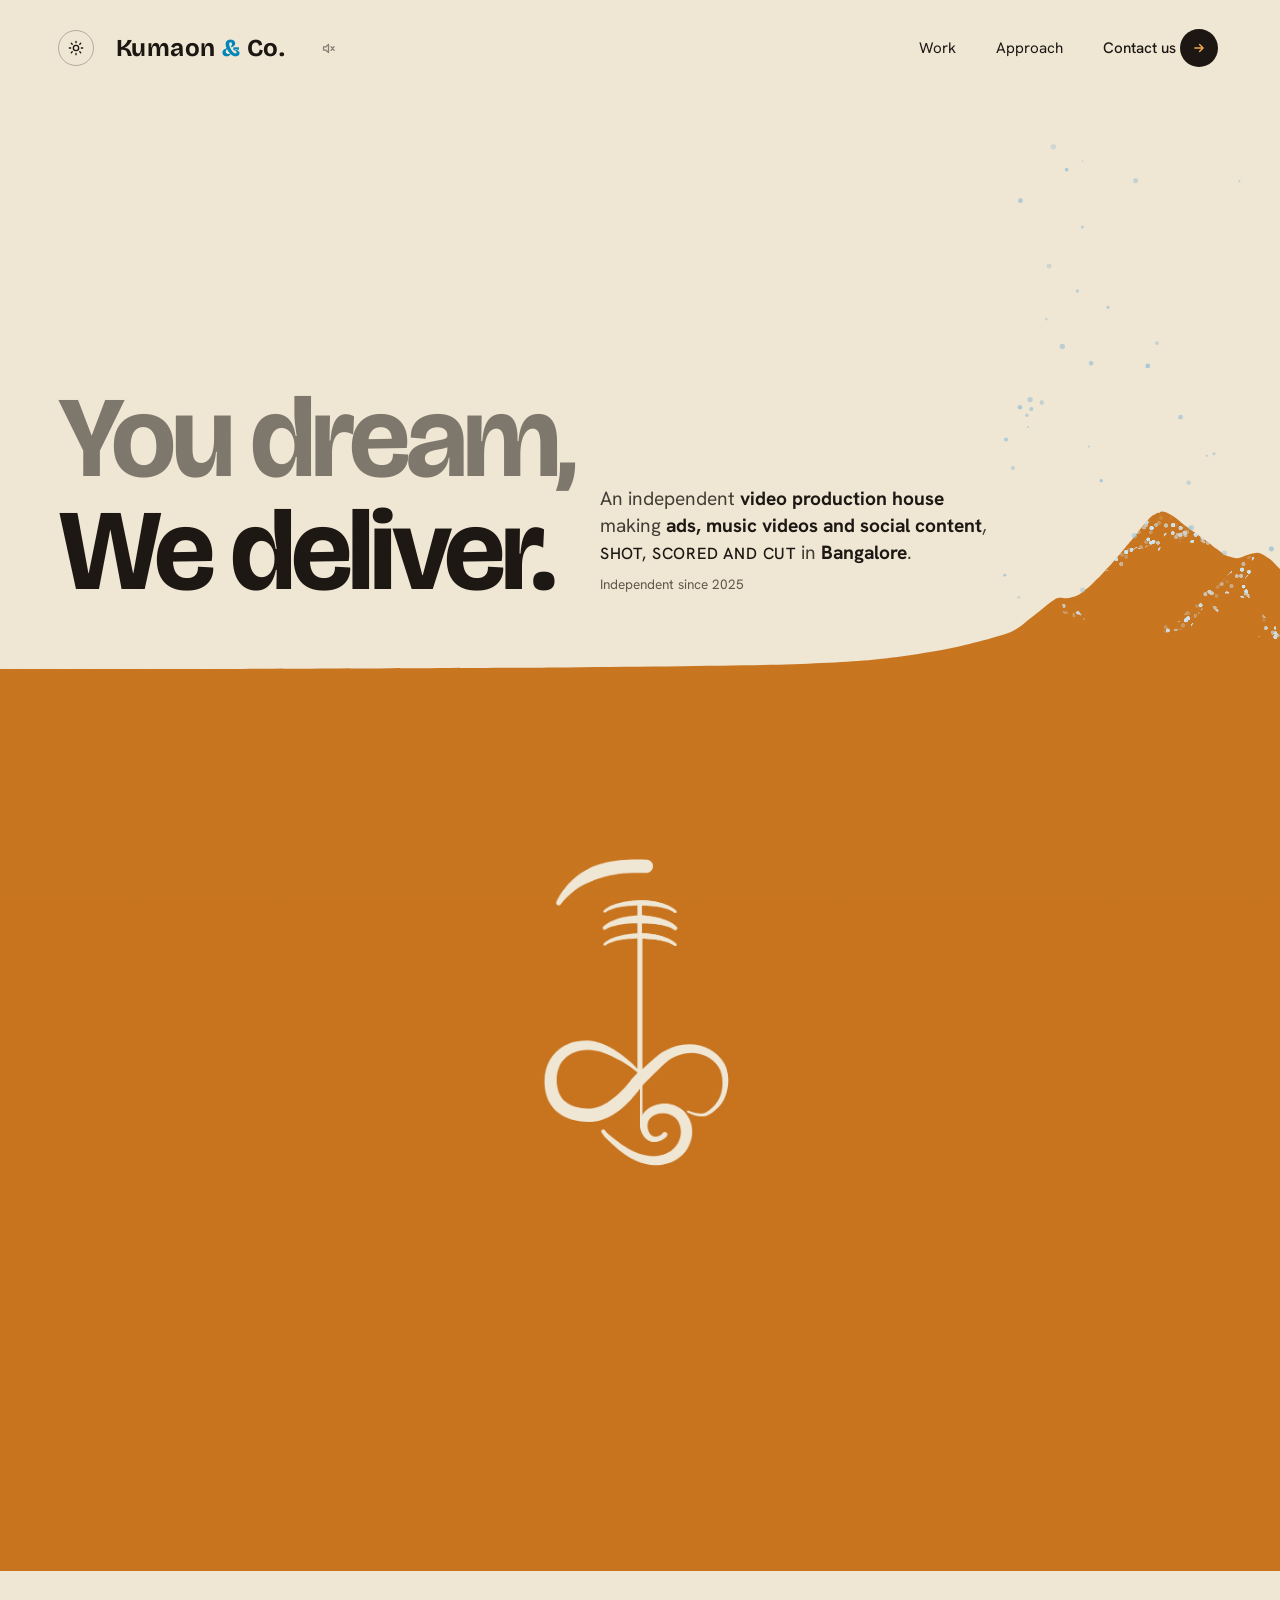
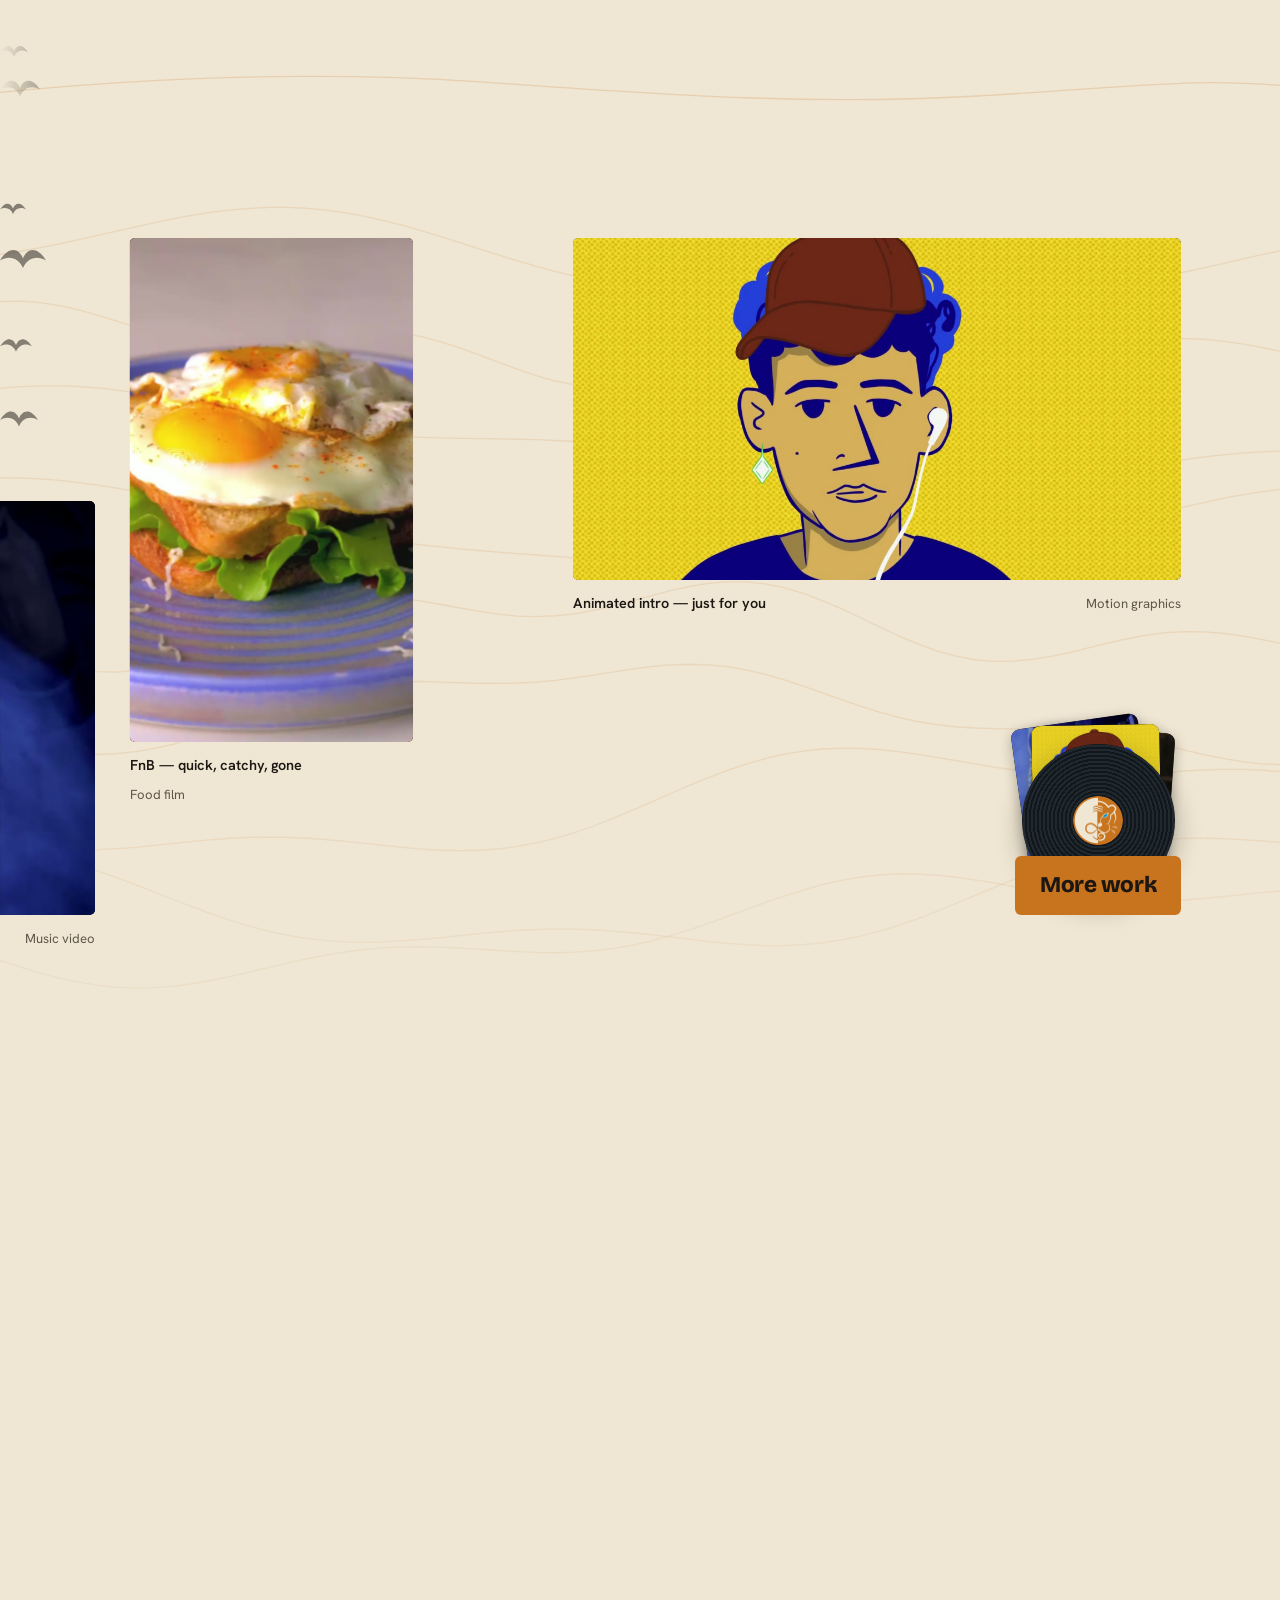
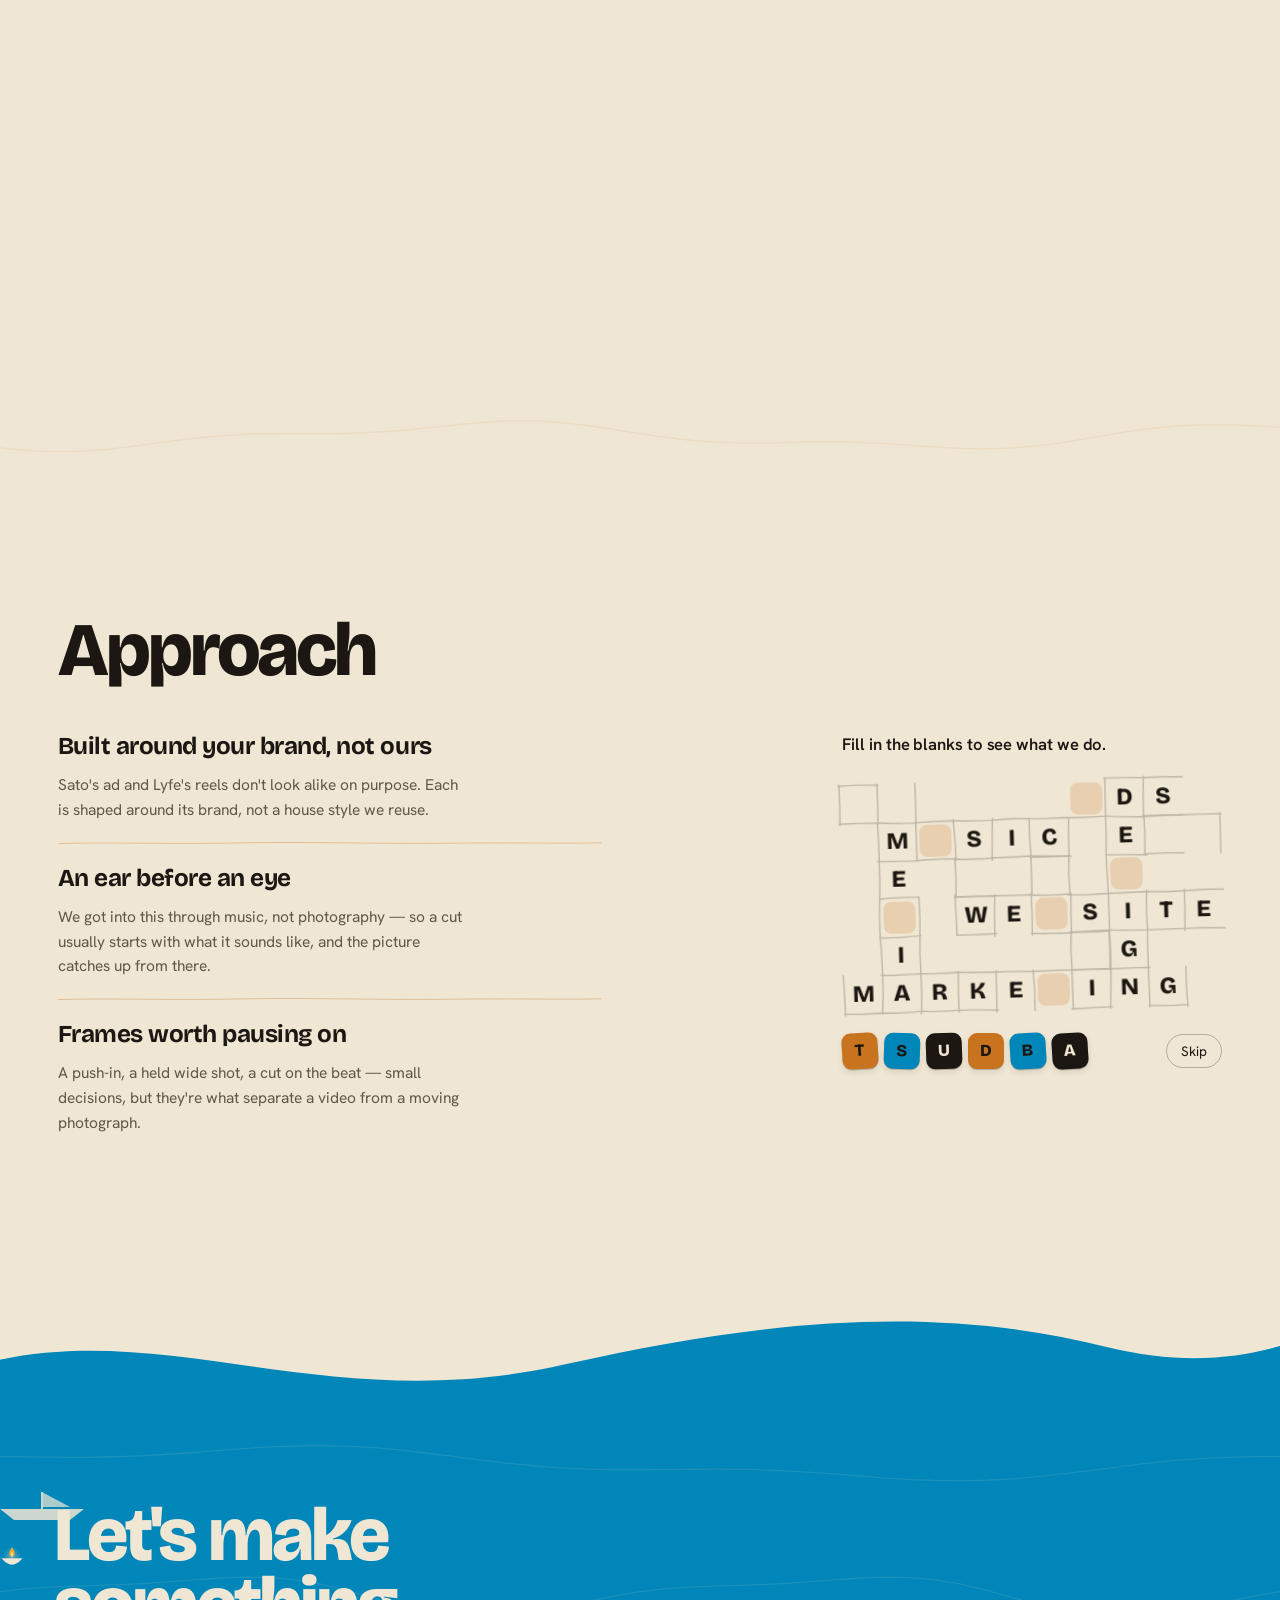
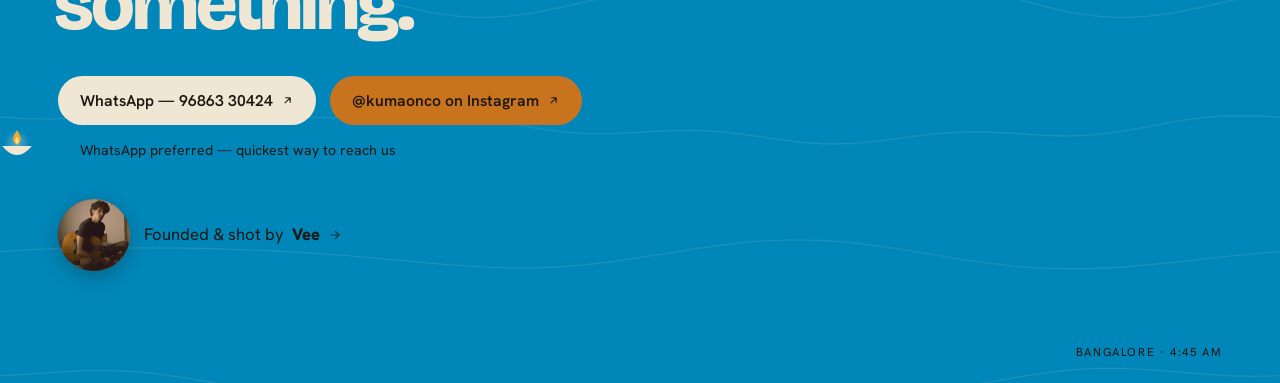
<file: index.html>
<!DOCTYPE html><html lang="en"><head><meta charset="utf-8"><meta name="viewport" content="width=device-width, initial-scale=1"><title>Kumaon &amp; Co.</title><meta name="description" content="An independent video production house in Bangalore making ads, music videos and social content — shot, scored and cut in-house."><meta name="theme-color" content="#efe6d3"><link rel="icon" href="/favicon.png" type="image/png"><link rel="apple-touch-icon" href="/apple-touch-icon.png"><meta property="og:type" content="website"><meta property="og:site_name" content="Kumaon &amp; Co."><meta property="og:title" content="Kumaon &amp; Co."><meta property="og:description" content="An independent video production house in Bangalore making ads, music videos and social content — shot, scored and cut in-house."><meta property="og:image" content="https://kumaon.co/images/og-image.png"><link rel="canonical" href="https://kumaon.co/"><meta property="og:url" content="https://kumaon.co/"><meta name="twitter:card" content="summary_large_image"><link rel="preload" href="/fonts/bricolage-grotesque-latin-opsz.woff2" as="font" type="font/woff2" crossorigin><link rel="preload" href="/fonts/hanken-grotesk-latin-wght.woff2" as="font" type="font/woff2" crossorigin><script>
      /* Runs in <head> before first paint: sets the theme and flags animated mode, so nothing flashes. */
      /* Arriving on a wave from another page: the screen starts covered in the wave's colour (ui.js then lets the wave carry on up and off). */
      try{ var kw = sessionStorage.getItem('kc-wave'); if(kw){ var ki = kw.lastIndexOf('|'); if(ki > 0 && Date.now() - Number(kw.slice(ki + 1)) < 6000){ kw = kw.slice(0, ki); } else { kw = null; sessionStorage.removeItem('kc-wave'); } } if(kw){ document.documentElement.classList.add('kc-arriving'); document.documentElement.style.setProperty('--arrive', kw); } }catch(e){}
      try{ if(!(window.matchMedia && matchMedia('(prefers-reduced-motion: reduce)').matches)) document.documentElement.classList.add('js-reveal'); }catch(e){}
      /* One steady page height for the pinned scenes (--vh). On a phone the address bar slides away and back, so the height seen by the page
         changes; the scenes use the largest height seen, so they always fill the screen and the scroll maths never shifts mid-scroll. */
      (function(){
        var root = document.documentElement, w = innerWidth, m = innerHeight, last = -1;
        /* the tallest the screen can be (address bar hidden) is the large viewport height; a hidden probe reads it fresh each time, so the
           scenes never have to grow while you scroll, and they follow the window if it is resized */
        var pr = null;
        try{ pr = document.createElement('div'); pr.style.cssText = 'position:fixed;top:0;left:0;width:0;height:100lvh;visibility:hidden;pointer-events:none'; root.appendChild(pr); }catch(e){ pr = null; }
        var touch = false; try{ touch = matchMedia('(pointer: coarse)').matches; }catch(e){}
        function set(){
          w = innerWidth;
          m = innerHeight;
          if(touch && pr){ var big = pr.offsetHeight || 0; if(big > m) m = big; }
          if(m !== last){ last = m; root.style.setProperty('--vh', m + 'px'); try{ dispatchEvent(new Event('vhchange')); }catch(e){} }
        }
        window.__vh = function(){ return m; };
        set();
        addEventListener('resize', set);
        addEventListener('load', set);
        if(window.visualViewport) visualViewport.addEventListener('resize', set);
        addEventListener('orientationchange', function(){ setTimeout(function(){ w = -1; set(); }, 250); });
      })();
      (function(){
        try{
          var saved = localStorage.getItem('kumaon-theme');
          var theme = saved || ((window.matchMedia && window.matchMedia('(prefers-color-scheme: dark)').matches) ? 'dark' : 'light');
          document.documentElement.setAttribute('data-theme', theme);
        }catch(e){
          document.documentElement.setAttribute('data-theme', 'light');
        }
      })();
      function toggleTheme(){
        var html = document.documentElement;
        var next = html.getAttribute('data-theme') === 'dark' ? 'light' : 'dark';
        html.classList.add('theme-flip');
        html.setAttribute('data-theme', next);
        setTimeout(function(){ html.classList.remove('theme-flip'); }, 120);
        try{ localStorage.setItem('kumaon-theme', next); }catch(e){}
      }
    </script><link rel="stylesheet" href="/_astro/Footer.BswRB9ve.css"></head><body><a class="skip" href="#main">Skip to content</a><header class="top"><div class="top-inner"><div class="brand"><button class="theme-toggle" type="button" aria-label="Toggle dark mode"><svg class="icon-sun" viewBox="0 0 24 24" fill="none" stroke="currentColor" stroke-width="2" stroke-linecap="round"><circle cx="12" cy="12" r="4"></circle><path d="M12 2v2M12 20v2M4.93 4.93l1.41 1.41M17.66 17.66l1.41 1.41M2 12h2M20 12h2M4.93 19.07l1.41-1.41M17.66 6.34l1.41-1.41"></path></svg><svg class="icon-moon" viewBox="0 0 24 24" fill="none" stroke="currentColor" stroke-width="2" stroke-linecap="round" stroke-linejoin="round"><path d="M21 12.79A9 9 0 1111.21 3 7 7 0 0021 12.79z"></path></svg></button><a class="wordmark" href="/" aria-label="Kumaon &amp; Co., back to top">Kumaon <span>&amp;</span> Co.</a><button class="theme-toggle sound-btn" type="button" data-sound-toggle aria-pressed="false" aria-label="Sound off, switch on"><svg class="icon-snd-off" viewBox="0 0 24 24" fill="none" stroke="currentColor" stroke-width="2" stroke-linecap="round" stroke-linejoin="round" aria-hidden="true"><path d="M4 9.5h3.5L12 5.5v13l-4.5-4H4z"></path><path d="M16 9l5 6M21 9l-5 6"></path></svg><svg class="icon-snd-on" viewBox="0 0 24 24" fill="none" stroke="currentColor" stroke-width="2" stroke-linecap="round" stroke-linejoin="round" aria-hidden="true"><path d="M4 9.5h3.5L12 5.5v13l-4.5-4H4z"></path><path d="M15.5 9a4.2 4.2 0 010 6M18.3 6.5a8 8 0 010 11"></path></svg></button></div><nav class="nav" aria-label="Main"><a class="nav-link" href="/#work">Work</a><a class="nav-link" href="/#approach">Approach</a><a class="nav-cta" href="/#contact"><span class="cta-label">Contact us</span><span class="cta-dot"><svg viewBox="0 0 24 24" fill="none" stroke="currentColor" stroke-width="2.6" stroke-linecap="round" stroke-linejoin="round" aria-hidden="true"><path d="M5 12h14M13 6l6 6-6 6"></path></svg></span></a><button class="theme-toggle sound-btn sound-nav" type="button" data-sound-toggle aria-pressed="false" aria-label="Sound off, switch on"><svg class="icon-snd-off" viewBox="0 0 24 24" fill="none" stroke="currentColor" stroke-width="2" stroke-linecap="round" stroke-linejoin="round" aria-hidden="true"><path d="M4 9.5h3.5L12 5.5v13l-4.5-4H4z"></path><path d="M16 9l5 6M21 9l-5 6"></path></svg><svg class="icon-snd-on" viewBox="0 0 24 24" fill="none" stroke="currentColor" stroke-width="2" stroke-linecap="round" stroke-linejoin="round" aria-hidden="true"><path d="M4 9.5h3.5L12 5.5v13l-4.5-4H4z"></path><path d="M15.5 9a4.2 4.2 0 010 6M18.3 6.5a8 8 0 010 11"></path></svg></button><button class="menu-btn" type="button" aria-label="Menu" aria-expanded="false" aria-controls="site-menu"><span></span><span></span><span></span></button></nav></div><div class="menu" id="site-menu" hidden><a class="nav-link" href="/#work">Work</a><a class="nav-link" href="/#approach">Approach</a><a class="nav-cta" href="/#contact"><span class="cta-label">Contact us</span><span class="cta-dot"><svg viewBox="0 0 24 24" fill="none" stroke="currentColor" stroke-width="2.6" stroke-linecap="round" stroke-linejoin="round" aria-hidden="true"><path d="M5 12h14M13 6l6 6-6 6"></path></svg></span></a></div></header><div class="top-spacer" aria-hidden="true"></div><main id="main" tabindex="-1"><!-- the hero holds still only while the reveal slides over it; this wrapper is where that ends --><div class="hero-stage"><section class="hero"><h1><span class="dim">You dream,</span><span>We deliver.</span></h1><div class="hero-side"><p class="hero-sub"><span class="ln">An independent <strong>video production house</strong></span><span class="ln">making <strong>ads, music videos and social content</strong>,</span><span class="ln"><span class="caps">shot, scored and cut</span> in <strong>Bangalore</strong>.</span></p><p class="hero-meta">Independent since 2025</p></div></section><svg width="0" height="0" style="position:absolute" aria-hidden="true" focusable="false"><filter id="goo-h" x="-30%" y="-200%" width="160%" height="500%" color-interpolation-filters="sRGB"><feGaussianBlur id="goo-h-b" in="SourceGraphic" stdDeviation="0"></feGaussianBlur><feColorMatrix values="1 0 0 0 0  0 1 0 0 0  0 0 1 0 0  0 0 0 22 -10"></feColorMatrix></filter></svg><section class="reveal" id="logo-reveal"><div class="ridge-snow" aria-hidden="true"><div class="ridge-air"></div>   <!-- the sky over the peaks where the flakes fall: hovering it keeps the snowfall sound going --><svg class="ridge-caps" viewBox="0 0 1440 220" preserveAspectRatio="none" focusable="false"><defs><clipPath id="rs-ridge"><path d="M0 216C40.0 216.0 214.7 216.2 300.0 216.0C385.3 215.8 568.0 215.0 640.0 214.5C712.0 214.0 800.0 213.0 840.0 212.0C880.0 211.0 916.7 209.1 940.0 207.0C963.3 204.9 997.0 199.6 1015.0 196.0C1033.0 192.4 1064.3 184.0 1075.0 180.0C1084.0 176.0 1089.1 170.4 1095.0 166.0C1100.9 161.6 1114.8 149.6 1119.5 147.0C1124.2 144.8 1127.2 146.9 1130.0 146.6C1132.8 146.2 1137.7 145.0 1140.5 143.8C1143.3 142.6 1148.2 138.4 1151.0 136.4C1153.8 134.4 1158.7 128.9 1161.5 126.5C1164.3 124.0 1169.2 117.9 1172.0 115.2C1174.8 112.5 1179.7 106.2 1182.5 103.3C1185.3 100.4 1190.2 93.7 1193.0 90.7C1195.8 87.7 1200.7 80.3 1203.5 77.5C1206.3 74.6 1211.2 67.8 1214.0 65.9C1216.8 64.1 1221.7 61.5 1224.5 61.5C1227.3 61.6 1232.2 64.6 1235.0 66.1C1237.8 67.6 1242.7 72.4 1245.5 74.3C1248.3 76.1 1253.2 80.2 1256.0 82.0C1258.8 83.8 1263.7 87.9 1266.5 89.7C1269.3 91.5 1274.2 96.0 1277.0 97.8C1279.8 99.6 1284.7 103.8 1287.5 104.9C1290.3 106.0 1295.2 107.3 1298.0 107.2C1300.8 107.0 1305.7 104.4 1308.5 103.8C1311.3 103.2 1316.2 101.6 1319.0 102.1C1321.8 102.6 1326.7 105.9 1329.5 107.8C1332.3 109.6 1337.2 115.7 1340.0 118.0C1342.8 120.3 1347.7 125.7 1350.5 127.8C1353.3 129.8 1358.2 133.7 1361.0 135.3C1363.8 137.0 1368.7 140.2 1371.5 141.9C1374.3 143.6 1379.2 147.6 1382.0 149.7C1384.8 151.7 1389.7 157.0 1392.5 159.4C1395.3 161.7 1400.2 167.6 1403.0 169.9C1405.8 172.3 1410.7 177.9 1413.5 179.8C1416.3 181.8 1421.2 185.6 1424.0 186.6C1426.8 187.5 1433.1 187.8 1434.5 188.0L1440 187V220H0Z"></path></clipPath><linearGradient id="rs-feather" x1="0" y1="0" x2="0" y2="1"><stop offset="0" stop-color="#fff"></stop><stop offset="0.8" stop-color="#fff"></stop><stop offset="1" stop-color="#000"></stop></linearGradient><mask id="rs-sweep" maskUnits="userSpaceOnUse" x="0" y="-200" width="1440" height="700"><rect class="rs-sweeper" x="0" y="-700" width="1440" height="840" fill="url(#rs-feather)"></rect></mask></defs><g clip-path="url(#rs-ridge)"><rect class="ridge-hit" x="0" y="0" width="1440" height="220" fill="transparent"></rect>   <!-- the whole mountain can be hovered (it plays a snowfall) --><g class="patches"><path class="patch" style="--i:0" fill="#cfe3ec" d="M1166.0 117.6L1166.5 117.1L1167.0 116.5L1167.5 116.0L1168.0 115.4L1168.5 114.9L1169.0 114.3L1169.5 113.8L1170.0 113.2L1170.5 112.7L1171.0 112.1L1171.5 111.6L1172.0 111.0L1172.5 110.5L1173.0 109.9L1173.5 109.3L1174.0 108.8L1174.5 108.2L1175.0 107.6L1175.5 107.1L1176.0 106.5L1176.5 105.9L1177.0 105.3L1177.5 104.8L1178.0 104.2L1178.5 103.6L1179.0 103.0L1179.5 102.5L1180.0 101.9L1180.5 101.3L1181.0 100.7L1181.5 100.1L1182.0 99.5L1182.5 98.9L1183.0 98.3L1183.5 97.7L1184.0 97.2L1184.5 96.6L1185.0 96.0L1185.5 95.4L1186.0 94.8L1186.5 94.2L1187.0 93.6L1187.5 93.0L1188.0 92.4L1188.5 91.7L1189.0 91.1L1189.5 90.5L1190.0 89.9L1190.5 89.3L1191.0 88.7L1191.5 88.1L1192.0 87.5L1192.5 86.8L1193.0 86.2L1193.5 85.6L1194.0 85.0L1194.5 84.3L1195.0 83.7L1195.5 83.1L1196.0 82.4L1196.5 81.8L1197.0 81.2L1197.5 80.5L1198.0 79.9L1198.5 79.3L1199.0 78.6L1199.5 78.0L1200.0 77.4L1200.5 76.7L1201.0 76.1L1201.5 75.5L1202.0 74.8L1202.5 74.2L1203.0 73.6L1203.5 73.0L1204.0 72.4L1204.5 71.8L1205.0 71.2L1205.5 70.6L1206.0 70.0L1206.5 69.5L1207.0 68.9L1207.5 68.4L1208.0 67.8L1208.5 67.3L1209.0 66.8L1209.5 66.3L1210.0 65.8L1210.5 65.3L1211.0 64.8L1211.5 64.4L1212.0 63.9L1212.5 63.5L1213.0 63.1L1213.5 62.7L1214.0 62.4L1214.5 62.0L1215.0 61.7L1215.5 61.4L1216.0 61.1L1216.5 60.8L1217.0 60.6L1217.5 60.4L1218.0 60.2L1218.5 60.0L1219.0 59.9L1219.5 59.8L1220.0 59.7L1220.5 59.6L1221.0 59.5L1221.5 59.5L1222.0 59.5L1222.5 59.5L1223.0 59.6L1223.5 59.6L1224.0 59.7L1224.5 59.8L1225.0 60.0L1225.5 60.1L1226.0 60.2L1226.5 60.4L1227.0 60.6L1227.5 60.8L1228.0 61.1L1228.5 61.3L1229.0 61.6L1229.5 61.8L1230.0 62.1L1230.5 62.4L1231.0 62.7L1231.5 63.1L1232.0 63.4L1232.5 63.7L1233.0 64.1L1233.5 64.4L1234.0 64.8L1234.5 65.2L1235.0 65.6L1235.5 65.9L1236.0 66.3L1236.5 66.7L1237.0 67.1L1237.5 67.5L1238.0 67.9L1238.5 68.3L1239.0 68.7L1239.5 69.1L1240.0 69.5L1240.5 69.9L1241.0 70.3L1241.5 70.7L1242.0 71.1L1242.5 71.5L1243.0 71.9L1243.5 72.3L1244.0 72.7L1244.5 73.0L1245.0 73.4L1245.5 73.8L1246.0 74.2L1246.5 74.6L1247.0 74.9L1247.5 75.3L1248.0 75.7L1248.5 76.0L1249.0 76.4L1249.5 76.8L1250.0 77.1L1250.5 77.5L1251.0 77.9L1251.5 78.2L1252.0 78.6L1252.5 79.0L1253.0 79.3L1253.5 79.7L1254.0 80.0L1254.5 80.4L1255.0 80.8L1255.5 81.1L1256.0 81.5L1256.5 81.8L1257.0 82.2L1257.5 82.6L1258.0 82.9L1258.5 83.3L1259.0 83.6L1259.5 84.0L1260.0 84.4L1260.5 84.7L1261.0 85.1L1261.5 85.5L1262.0 85.8L1262.5 86.2L1263.0 86.6L1263.5 87.0L1264.0 87.3L1264.5 87.7L1265.0 88.1L1265.5 88.5L1266.0 88.8L1266.5 89.2L1267.0 89.6L1267.5 90.0L1268.0 90.4L1268.5 90.7L1269.0 91.1L1269.5 91.5L1270.0 91.9L1270.0 94.6L1269.5 94.3L1269.0 94.1L1268.5 93.8L1268.0 93.6L1267.5 93.3L1267.0 93.0L1266.5 92.7L1266.0 92.5L1265.5 92.2L1265.0 91.9L1264.5 91.7L1264.0 91.4L1263.5 91.2L1263.0 91.0L1262.5 90.8L1262.0 90.7L1261.5 90.6L1261.0 90.5L1260.5 90.4L1260.0 90.4L1259.5 90.4L1259.0 90.5L1258.5 90.5L1258.0 90.6L1257.5 90.8L1257.0 90.9L1256.5 91.0L1256.0 91.2L1255.5 91.3L1255.0 91.4L1254.5 91.6L1254.0 91.7L1253.5 91.7L1253.0 91.8L1252.5 91.8L1252.0 91.8L1251.5 91.7L1251.0 91.6L1250.5 91.5L1250.0 91.4L1249.5 91.3L1249.0 91.1L1248.5 91.0L1248.0 90.8L1247.5 90.7L1247.0 90.5L1246.5 90.4L1246.0 90.3L1245.5 90.2L1245.0 90.2L1244.5 90.2L1244.0 90.2L1243.5 90.2L1243.0 90.2L1242.5 90.3L1242.0 90.3L1241.5 90.3L1241.0 90.4L1240.5 90.3L1240.0 90.3L1239.5 90.2L1239.0 90.1L1238.5 89.8L1238.0 89.6L1237.5 89.2L1237.0 88.8L1236.5 88.4L1236.0 87.8L1235.5 87.2L1235.0 86.6L1234.5 86.0L1234.0 85.3L1233.5 84.7L1233.0 84.0L1232.5 83.4L1232.0 82.9L1231.5 82.5L1231.0 82.1L1230.5 81.9L1230.0 81.8L1229.5 81.8L1229.0 82.0L1228.5 82.3L1228.0 82.8L1227.5 83.5L1227.0 84.3L1226.5 85.2L1226.0 86.3L1225.5 87.5L1225.0 88.7L1224.5 90.1L1224.0 91.5L1223.5 92.8L1223.0 94.3L1222.5 95.6L1222.0 97.0L1221.5 98.2L1221.0 99.4L1220.5 99.7L1220.0 99.8L1219.5 99.9L1219.0 99.8L1218.5 99.6L1218.0 99.3L1217.5 98.9L1217.0 98.5L1216.5 98.0L1216.0 97.5L1215.5 97.1L1215.0 96.6L1214.5 96.1L1214.0 95.7L1213.5 95.4L1213.0 95.1L1212.5 95.0L1212.0 94.9L1211.5 94.8L1211.0 94.9L1210.5 95.0L1210.0 95.2L1209.5 95.4L1209.0 95.7L1208.5 96.0L1208.0 96.3L1207.5 96.7L1207.0 97.0L1206.5 97.3L1206.0 97.5L1205.5 97.7L1205.0 97.9L1204.5 98.0L1204.0 98.0L1203.5 98.0L1203.0 98.0L1202.5 97.9L1202.0 97.7L1201.5 97.6L1201.0 97.5L1200.5 97.3L1200.0 97.2L1199.5 97.1L1199.0 97.1L1198.5 97.1L1198.0 97.3L1197.5 97.4L1197.0 97.7L1196.5 98.1L1196.0 98.6L1195.5 99.1L1195.0 99.8L1194.5 100.5L1194.0 101.3L1193.5 102.2L1193.0 103.1L1192.5 104.1L1192.0 105.1L1191.5 106.1L1191.0 107.1L1190.5 108.0L1190.0 109.0L1189.5 109.9L1189.0 110.7L1188.5 111.4L1188.0 112.1L1187.5 112.7L1187.0 113.3L1186.5 113.7L1186.0 114.1L1185.5 114.4L1185.0 114.6L1184.5 114.8L1184.0 114.9L1183.5 115.0L1183.0 115.0L1182.5 115.1L1182.0 115.1L1181.5 115.1L1181.0 115.1L1180.5 115.1L1180.0 115.2L1179.5 115.2L1179.0 115.3L1178.5 115.5L1178.0 115.6L1177.5 115.8L1177.0 116.0L1176.5 116.2L1176.0 116.4L1175.5 116.7L1175.0 117.0L1174.5 117.2L1174.0 117.5L1173.5 117.7L1173.0 118.0L1172.5 118.2L1172.0 118.4L1171.5 118.7L1171.0 118.8L1170.5 119.0L1170.0 119.2L1169.5 119.4L1169.0 119.5L1168.5 119.7L1168.0 119.9L1167.5 120.0L1167.0 120.2L1166.5 120.3L1166.0 120.5Z"></path><path class="patch" style="--i:1" fill="#cfe3ec" d="M1311.4 104.5C1310.0 105.3 1307.1 107.3 1305.3 108.7C1303.3 110.1 1301.7 111.7 1299.8 113.5C1297.9 115.3 1295.9 117.2 1293.8 119.1C1291.7 121.1 1289.3 123.0 1287.3 125.0C1285.3 127.0 1283.9 129.2 1282.0 131.1C1280.0 133.0 1278.1 134.9 1275.5 136.4C1272.8 137.9 1268.6 138.9 1266.0 140.4C1263.2 141.9 1261.3 143.8 1259.3 145.6C1257.5 147.5 1255.9 149.3 1254.3 151.3C1252.7 153.3 1251.3 155.3 1249.9 157.4C1248.4 159.4 1247.2 161.3 1245.7 163.3C1244.3 165.4 1243.9 167.8 1241.4 169.4C1238.7 170.9 1233.7 171.3 1230.2 172.5C1226.6 173.5 1221.5 175.0 1220.0 176.2C1218.6 177.3 1219.7 178.6 1221.5 179.1C1223.3 179.8 1227.7 180.0 1231.0 179.6C1234.3 179.3 1238.1 178.0 1241.3 177.3C1244.4 176.6 1247.8 176.9 1250.0 175.9C1252.2 174.7 1253.2 172.7 1254.4 170.8C1255.8 168.8 1256.4 166.2 1257.7 164.1C1259.0 162.0 1260.5 159.6 1262.4 157.8C1264.4 155.8 1267.5 152.9 1269.6 152.8C1271.8 152.8 1273.5 155.7 1275.4 157.1C1277.3 158.6 1280.1 162.0 1281.0 161.7C1281.9 161.4 1280.9 157.7 1280.9 155.3C1280.9 152.8 1280.3 149.5 1281.0 147.2C1281.9 145.0 1283.5 142.2 1285.7 141.5C1287.9 140.7 1291.5 142.1 1294.2 142.7C1296.9 143.5 1299.2 144.8 1301.7 145.4C1304.3 146.1 1308.4 147.7 1309.4 146.4C1310.3 145.1 1308.2 140.5 1307.4 137.4C1306.7 134.3 1304.3 131.0 1304.8 128.3C1305.4 125.5 1310.0 123.6 1310.8 120.9C1311.4 118.2 1308.4 115.5 1308.9 113.3C1309.4 111.3 1312.6 109.6 1313.5 108.2C1314.2 106.9 1314.0 105.2 1313.7 104.7C1313.3 103.5 1312.9 103.7 1311.4 104.5Z"></path><path class="patch" style="--i:2" fill="#cfe3ec" d="M1320.6 161.4C1320.2 161.5 1319.2 162.3 1319.1 162.8C1319.0 163.4 1319.6 164.2 1319.9 164.8C1320.2 165.4 1320.6 165.9 1320.9 166.5C1321.3 167.1 1321.6 167.8 1322.0 168.4C1322.4 169.0 1322.8 169.5 1323.2 170.1C1323.6 170.7 1323.9 171.2 1324.2 171.9C1324.4 172.5 1324.8 173.2 1324.9 173.9C1325.0 174.6 1324.9 175.3 1324.6 176.0C1324.3 176.6 1323.7 177.0 1323.2 177.6C1322.7 178.1 1322.3 178.6 1321.8 179.1C1321.3 179.6 1320.9 180.0 1320.4 180.5C1319.9 181.0 1319.2 181.5 1318.9 182.1C1318.7 182.7 1318.6 183.6 1319.0 184.1C1319.4 184.6 1320.4 184.8 1321.3 184.9C1322.3 185.1 1323.7 184.9 1324.8 185.1C1325.9 185.1 1326.9 185.4 1327.9 185.5C1328.8 185.7 1329.6 185.9 1330.6 186.1C1331.5 186.3 1332.7 186.4 1333.7 186.5C1334.7 186.7 1335.6 186.9 1336.7 187.0C1337.8 187.1 1339.3 187.3 1340.2 187.1C1341.0 186.9 1341.9 186.4 1341.9 185.9C1342.0 185.4 1340.9 184.8 1340.4 184.2C1339.8 183.7 1339.3 183.3 1338.8 182.8C1338.2 182.4 1337.7 182.0 1337.2 181.5C1336.7 180.9 1336.3 180.2 1336.0 179.6C1335.6 179.0 1335.1 178.4 1335.0 177.7C1334.9 177.0 1335.7 176.1 1335.6 175.4C1335.5 174.8 1334.9 174.3 1334.4 173.8C1333.8 173.3 1333.1 172.9 1332.5 172.4C1331.9 172.0 1331.3 171.5 1330.8 171.1C1330.2 170.6 1329.7 170.0 1329.2 169.5C1328.6 169.0 1328.0 168.6 1327.5 168.1C1327.0 167.6 1326.5 167.0 1326.0 166.5C1325.5 166.0 1324.9 165.4 1324.4 164.9C1323.9 164.4 1323.5 163.9 1323.0 163.4C1322.6 162.9 1322.0 162.1 1321.6 161.8C1321.2 161.4 1321.0 161.2 1320.6 161.4Z"></path><path class="patch" style="--i:3" fill="#cfe3ec" d="M1122.2 145.6C1122.0 145.8 1122.5 146.7 1122.7 147.2C1123.0 147.6 1123.2 148.1 1123.4 148.5C1123.7 149.0 1123.9 149.4 1124.2 149.8C1124.5 150.3 1124.7 150.7 1125.0 151.1C1125.3 151.5 1125.6 151.9 1125.8 152.3C1126.1 152.8 1126.3 153.2 1126.5 153.7C1126.7 154.2 1126.8 154.8 1126.9 155.4C1127.0 156.1 1127.0 156.8 1127.0 157.5C1127.0 158.3 1126.9 159.1 1127.0 159.7C1127.1 160.3 1127.2 160.9 1127.6 161.2C1127.9 161.6 1128.5 161.7 1129.0 161.7C1129.6 161.8 1130.4 161.6 1131.1 161.5C1131.9 161.4 1132.6 161.2 1133.3 161.1C1134.1 160.9 1135.2 160.4 1135.7 160.5C1136.2 160.6 1136.4 161.1 1136.5 161.7C1136.7 162.3 1136.3 163.4 1136.4 164.0C1136.5 164.7 1136.7 165.2 1137.1 165.5C1137.4 165.8 1137.9 165.9 1138.5 166.0C1139.1 166.0 1139.9 165.8 1140.6 165.8C1141.2 165.7 1141.9 165.6 1142.5 165.7C1143.1 165.7 1143.6 165.8 1144.2 166.0C1144.7 166.1 1145.1 166.3 1145.6 166.5C1146.0 166.7 1146.4 166.9 1146.9 167.1C1147.3 167.4 1148.1 167.9 1148.2 167.8C1148.2 167.8 1147.6 167.0 1147.3 166.6C1147.0 166.2 1146.7 165.9 1146.4 165.5C1146.1 165.1 1145.9 164.7 1145.6 164.3C1145.3 163.9 1145.0 163.5 1144.7 163.2C1144.4 162.8 1144.1 162.4 1143.8 162.0C1143.5 161.6 1143.2 161.3 1142.9 160.9C1142.6 160.5 1142.3 160.1 1142.0 159.8C1141.6 159.4 1141.3 159.0 1141.0 158.7C1140.7 158.3 1140.4 157.9 1140.1 157.6C1139.8 157.2 1139.4 156.9 1139.1 156.5C1138.8 156.2 1138.4 155.8 1138.1 155.5C1137.8 155.1 1137.4 154.8 1137.1 154.5C1136.8 154.2 1136.4 153.8 1136.1 153.5C1135.7 153.2 1135.3 152.9 1135.0 152.6C1134.6 152.3 1134.3 152.0 1133.9 151.7C1133.5 151.4 1133.1 151.1 1132.7 150.8C1132.4 150.5 1132.0 150.2 1131.6 150.0C1131.2 149.7 1130.8 149.4 1130.4 149.2C1130.0 148.9 1129.6 148.7 1129.1 148.4C1128.7 148.2 1128.3 148.0 1127.9 147.7C1127.4 147.5 1127.0 147.3 1126.5 147.1C1126.1 146.9 1125.6 146.7 1125.2 146.5C1124.7 146.3 1124.3 146.1 1123.8 146.0C1123.3 145.8 1122.3 145.4 1122.2 145.6Z"></path></g></g></svg><canvas class="ridge-flakes" data-profile="[[0,216],[300,216],[640,214],[840,212],[940,207],[1015,196],[1075,180],[1095,166],[1120,147],[1130,147],[1140,144],[1151,136],[1162,126],[1172,115],[1182,103],[1193,91],[1204,77],[1214,66],[1224,62],[1235,66],[1246,74],[1256,82],[1266,90],[1277,98],[1288,105],[1298,107],[1308,104],[1319,102],[1330,108],[1340,118],[1350,128],[1361,135],[1372,142],[1382,150],[1392,159],[1403,170],[1414,180],[1424,187],[1434,188],[1440,187]]"></canvas></div><script type="module" src="/_astro/RidgeSnow.astro_astro_type_script_index_0_lang.dvkpN7mr.js"></script><div class="reveal-pin"><svg xmlns="http://www.w3.org/2000/svg" viewBox="553.2 129.3 1600 1830" class="reveal-logo" role="img" aria-label="Kumaon &amp; Co. logo" style="fill-rule:evenodd;clip-rule:evenodd;stroke-linecap:round;stroke-linejoin:round;stroke-miterlimit:1.5;"><g class="logo-fx"><defs><clipPath id="inf-l"><rect x="0" y="-5000" width="1390.4" height="10000"></rect></clipPath><clipPath id="ld-l" clipPathUnits="userSpaceOnUse"><rect x="0" y="0" width="1588" height="3000"></rect></clipPath><g id="F"><g transform="matrix(0.966359,0,0,0.966359,-181.327836,-165.600548)"><circle class="disc" cx="1588" cy="1133" r="729.5" style="visibility:var(--vo,visible);fill:var(--paper);" clip-path="url(#ld-l)"></circle></g><g transform="matrix(0.966359,0,0,0.966359,-181.327836,-165.600548)"><circle cx="1588" cy="1133" r="758" style="visibility:var(--vo,visible);fill:var(--paper);stroke:#c8741f;stroke-width:56.91px;" class="rest-a"></circle></g><g transform="matrix(0.96504,0,0,0.966359,36.005937,-49.267434)"><path d="M1366,266C1784.352,266 2124,605.648 2124,1024C2124,1442.352 1784.352,1782 1366,1782L1366,266Z" style="visibility:var(--vo,visible);fill:#c8741f;stroke:#c8741f;stroke-width:1.04px;stroke-linecap:butt;stroke-miterlimit:2;"></path></g><g transform="matrix(1,0,0,1,-12.75,-83.715983)"><path class="ku-l" d="M1390.806,400.597C1392.655,400.686 1394.522,400.589 1396.353,400.859C1397.999,401.101 1407.393,402.483 1414.238,411.477C1417.569,415.855 1418.716,420.217 1418.932,421.041C1419.157,421.896 1420.363,426.484 1419.55,432.062C1419.31,433.708 1417.941,443.103 1408.943,449.946C1404.563,453.278 1400.193,454.425 1399.367,454.641C1398.788,454.794 1396.292,455.449 1391.937,455.598C1365.894,456.491 1280.632,447.77 1195.152,479.558C1193.587,480.14 1184.074,482.836 1170.48,488.268C1167.759,489.356 1157.243,493.19 1143.23,500.186C1137.219,503.187 1115.827,513.171 1091.167,532.785C1081.342,540.6 1062.621,555.479 1039.796,584.488C1038.52,586.11 1038.683,586.28 1037.007,587.491C1033.586,589.963 1030.007,589.371 1029.389,589.269C1027.315,588.926 1027.288,588.925 1025.502,587.817C1024.965,587.484 1021.903,585.584 1020.922,581.379C1020.619,580.084 1020.554,578.706 1020.761,577.392C1020.828,576.968 1021.007,575.832 1022.719,572.389C1029.724,558.3 1042.471,534.612 1065.566,507.723C1070.512,501.966 1076.925,495.482 1077.946,494.45C1101.747,470.388 1123.473,456.442 1125.898,454.844C1139.835,445.654 1149.863,440.448 1152.02,439.328C1162.275,434.005 1170.724,430.258 1175.03,428.386C1175.09,428.359 1188.196,423.211 1206.79,417.97C1292.411,393.837 1371.006,401.513 1390.806,400.597Z" style="fill:var(--ku);"></path></g><g transform="matrix(1,0,0,1,-12.75,-83.715983)"><g transform="matrix(0.949251,0,0,1,100.035746,33)"><path class="ku-l" d="M1434.264,1498.853C1434.291,1497.665 1434.609,1495.558 1436.352,1493.607C1438.656,1491.027 1441.683,1490.777 1442.209,1490.734C1446.227,1490.402 1449.053,1492.688 1449.523,1493.068C1452.039,1495.104 1456.52,1501.284 1448.699,1509.679C1440.221,1518.779 1412.637,1534.912 1388.266,1530.42C1349.437,1523.263 1325.558,1470.539 1342.312,1431.212C1358.106,1394.137 1402.583,1372.109 1449.54,1374.553C1480.316,1376.155 1500.268,1387.618 1506.869,1391.596C1543.656,1413.769 1553.593,1447.809 1556.051,1456.429C1570.871,1508.394 1546.818,1547.586 1541.079,1556.688C1514.087,1599.494 1470.748,1614.356 1464.887,1616.463C1427.582,1629.877 1394.435,1627.087 1381.166,1625.587C1350.498,1622.118 1326.172,1612.725 1311.041,1605.973C1266.192,1585.962 1234.037,1557.444 1223.498,1548.427C1175.025,1506.958 1176.352,1504.891 1167.673,1493.107C1166.528,1491.553 1166.2,1490.429 1166.126,1490.176C1165.175,1486.917 1166.668,1484.401 1166.926,1483.965C1168.734,1480.917 1171.752,1480.13 1172.276,1479.993C1175.708,1479.098 1178.36,1480.508 1178.82,1480.752C1180.689,1481.746 1180.583,1481.889 1181.962,1483.439C1190.41,1492.934 1188.939,1494.649 1239.178,1530.323C1256.226,1542.428 1297.278,1572.624 1350.101,1584.655C1359.041,1586.691 1408.968,1598.941 1455.372,1576.133C1464.18,1571.803 1485.554,1560.572 1500.83,1535.999C1518.569,1507.466 1514.289,1480.906 1513.787,1477.082C1513.179,1472.447 1510.377,1452.786 1496.6,1437.016C1494.62,1434.75 1483.841,1421.864 1461.544,1415.241C1434.833,1407.307 1404.384,1412.549 1385.649,1427.108C1369.458,1439.69 1367.631,1454.559 1367.249,1457.178C1363.837,1480.58 1377.611,1508.191 1398.065,1509.724C1410.777,1510.677 1426.927,1504.156 1434.264,1498.853ZM1440.294,1506.854C1440.289,1506.867 1440.284,1506.88 1440.28,1506.894L1440.344,1506.914C1440.327,1506.894 1440.311,1506.874 1440.294,1506.854Z" style="fill:var(--ku);"></path></g><g transform="matrix(-1,0,0,1,2732,0)"><path d="M1260.352,1101.753L1260.586,1101.913C1269.762,1091.859 1317.076,1048.819 1306.168,1009.029C1297.799,978.503 1244.072,895.701 1200.111,848.299C1176.362,822.691 1164.795,816.908 1153.906,812.268C1116.419,796.294 1053.443,788.687 1047.513,788.484C1047.166,788.472 1044.886,788.394 1043.207,789.088C1042.972,789.185 1041.14,789.943 1040.407,790.599C1038.516,792.289 1038.503,792.305 1037.259,794.515C1036.643,795.609 1036.428,797.264 1036.396,797.511C1035.91,801.265 1037.476,803.927 1038.579,805.304C1052.392,834.341 1073.844,877.928 1099.507,905.463C1116.628,923.834 1128.875,927.797 1131.863,928.822C1154.099,936.448 1185.924,932.628 1204.948,929.516C1216.297,927.659 1227.939,924.992 1235.2,923.193C1263.513,960.807 1289.184,1000.983 1292.353,1016.359C1298.4,1045.708 1260.949,1084.999 1254.134,1092.691C1253.874,1092.984 1251.364,1095.817 1251.14,1096.569C1250.936,1097.254 1250.631,1097.925 1250.581,1098.638C1250.558,1098.965 1250.425,1100.847 1251.868,1102.525C1253.356,1104.256 1255.285,1104.388 1255.62,1104.411C1257.035,1104.507 1257.537,1104.223 1257.682,1104.14C1259.318,1103.212 1259.105,1102.612 1260.352,1101.753ZM1227.619,913.265C1200.802,918.3 1153.951,923.998 1132.61,912.109C1125.148,907.952 1117.497,899.975 1116.331,898.76C1095.674,877.224 1077.568,841.099 1064.088,811.737C1090.929,816.327 1138.106,826.257 1156.581,838.074C1159.159,839.722 1175.998,850.116 1212.299,894.089C1217.358,900.217 1222.502,906.661 1227.619,913.265ZM1260.788,1101.478C1260.81,1101.466 1260.833,1101.453 1260.856,1101.44L1260.826,1101.498L1260.788,1101.478Z" style="visibility:var(--vo,visible);fill:#c8741f;"></path></g><g transform="matrix(1.325565,0,0,-1.209844,-476.132634,2882.572474)"><path class="ku-l" clip-path="url(#inf-l)" d="M1394.695,1278.612C1392.626,1275.201 1381.943,1258 1364.329,1236.847C1347.689,1216.863 1334.142,1204.591 1327.444,1198.751C1327.413,1198.725 1323.189,1195.106 1317.723,1190.94C1272.328,1156.34 1239.762,1157.514 1226.503,1157.901C1196.605,1158.773 1178.244,1165.257 1169.389,1168.809C1131.026,1184.195 1114.904,1211.335 1108.364,1224.409C1105.513,1230.109 1092.962,1255.179 1092.897,1295.477C1092.812,1348.66 1115.971,1394.982 1156.493,1418.399C1164.861,1423.234 1189.278,1436.357 1227.53,1435.009C1234.702,1434.757 1240.504,1433.828 1243.365,1433.335C1246.564,1432.784 1251.211,1431.556 1251.888,1431.377C1254.878,1430.587 1269.736,1426.661 1288.028,1417.021C1292.941,1414.432 1299.016,1410.667 1299.956,1410.084C1324.343,1394.971 1343.051,1377.73 1346.439,1374.654C1366.811,1356.156 1381.96,1338.787 1388.154,1331.419C1401.437,1345.898 1418.45,1363.361 1433.349,1375.267C1440.373,1380.881 1444.609,1383.673 1455.015,1389.945C1491.337,1411.836 1526.153,1426.367 1556.258,1420.016C1587.436,1413.439 1628.367,1385.618 1646.814,1353.881C1648.265,1351.386 1652.919,1343.606 1657.375,1327.512C1667.058,1292.536 1665.767,1253.37 1662.212,1233.431C1656.958,1203.969 1634.445,1169.369 1620.841,1163.023C1613.318,1159.513 1599.837,1158.68 1591.61,1163.298C1591.099,1163.585 1584.612,1166.843 1570.367,1182.083C1570.143,1182.323 1567.639,1185.002 1567.596,1185.112C1567.281,1185.911 1566.668,1186.639 1566.653,1187.508C1566.653,1187.522 1567.516,1189.942 1567.522,1189.945C1568.25,1190.293 1568.914,1190.968 1569.708,1190.985C1571.237,1191.016 1571.203,1190.73 1572.35,1189.62C1577.903,1184.246 1590.716,1172.647 1596.764,1170.852C1603.525,1168.845 1614.028,1170.652 1618.064,1173.946C1629.114,1182.964 1645.558,1213.596 1647.873,1237.454C1650.717,1266.756 1645.797,1307.449 1633.265,1333.453C1621.194,1358.5 1583.848,1383.963 1555.58,1389.869C1546.472,1391.772 1528.233,1394.239 1488.146,1369.793C1484.208,1367.391 1476.043,1362.307 1463.232,1353.176C1460.282,1351.074 1449.973,1343.232 1431.091,1322.398C1417.188,1307.059 1403.273,1289.8 1394.695,1278.612ZM1383.168,1325.935C1371.949,1335.886 1351.481,1352.654 1327.025,1367.812C1319.569,1372.432 1301.363,1383.895 1278.875,1392.409C1274.763,1393.966 1258.573,1400.685 1239.995,1402.371C1238.83,1402.476 1228.873,1403.976 1213.467,1401.882C1160.651,1394.7 1143.463,1356.496 1139.597,1347.51C1127.849,1320.195 1130.583,1293.101 1132.249,1281.127C1135.444,1258.162 1143.406,1241.711 1154.824,1229.757C1167.742,1216.233 1184.469,1209.675 1201.381,1206.229C1217.935,1202.855 1233.935,1203.17 1237.439,1203.402C1267.588,1205.395 1294.687,1228.601 1303.473,1235.862C1327.183,1255.459 1347.021,1279.85 1359.932,1297.857C1360.214,1298.25 1362.55,1301.509 1363.403,1302.826C1363.803,1303.444 1363.853,1303.702 1365.477,1305.642C1366.522,1306.89 1373.413,1315.105 1383.168,1325.935Z" style="fill:var(--ku);"></path></g><path d="M1847.444,1115.616C1847.11,1115.464 1845.259,1114.622 1844.364,1112.223C1844.087,1111.478 1843.937,1110.671 1843.943,1109.876C1843.948,1109.057 1844.193,1108.254 1844.396,1107.46C1844.398,1107.453 1885.671,1002.968 1889.143,945.474C1889.611,937.722 1890.449,912.786 1868.523,847.508C1865.612,838.842 1862.03,827.51 1849.047,793.843L1843.656,779.979C1842.012,775.733 1840.882,772.93 1840.636,772.32C1837.149,763.669 1840.327,756.427 1840.879,755.17C1843.555,749.071 1848.202,746.076 1849.052,745.528C1856.819,740.521 1864.487,742.255 1865.815,742.555C1874.636,744.549 1878.751,750.933 1879.472,752.052C1881.112,754.596 1881,754.661 1882.055,757.501C1885.285,766.191 1891.521,783.351 1900.205,814.726C1901.95,821.03 1912.583,858.679 1917.522,895.954C1921.661,927.199 1919.151,943.867 1918.531,947.984C1916.734,959.916 1910.535,994.261 1876.98,1068.285C1867.391,1089.44 1855.858,1112.208 1855.596,1112.558C1855.105,1113.213 1854.69,1113.945 1854.076,1114.488C1853.798,1114.734 1852.174,1116.171 1849.731,1116.122C1848.542,1116.098 1848.525,1116.108 1847.444,1115.616Z" style="visibility:var(--vo,visible);fill:#c8741f;"></path><g transform="matrix(1.256671,0,0,0.532128,-354.322281,355.281146)"><path class="ku-l" d="M1487.721,750.479C1487.548,750.934 1486.55,753.559 1484.802,753.785C1484.264,753.855 1483.708,753.684 1483.199,753.261C1482.146,752.386 1482.217,752.074 1481.334,750.467C1467.345,724.997 1441.635,709.205 1414.761,702.049C1399.374,697.951 1384.896,697.012 1374.446,696.736C1366.324,696.522 1360.411,696.55 1351.154,697.206C1345.921,697.578 1335.086,698.791 1324.989,701.353C1316.979,703.385 1299.256,708.249 1282.579,720.382C1263.592,734.196 1256.787,748.605 1256.055,749.568C1255.571,750.205 1255.13,751.076 1254.602,751.478C1252.968,752.726 1251.659,751.148 1251.432,750.875C1249.846,748.962 1249.388,745.569 1249.309,744.979C1248.788,741.122 1249.449,738.03 1249.564,737.493C1249.66,737.048 1249.94,735.737 1251.308,732.807C1264.589,704.375 1284.946,688.118 1292.517,682.365C1309.359,669.569 1324.721,663.553 1337.381,659.831C1339.358,659.25 1349.189,656.833 1356.26,656.112C1370.708,654.639 1379.16,655.631 1387.028,656.915C1390.03,657.406 1400.54,659.651 1409.276,662.95C1416.845,665.809 1447.622,677.413 1472.028,709.868C1477.821,717.57 1483.035,726.247 1487.389,736.392C1487.994,737.803 1488.024,737.773 1488.388,739.587C1488.496,740.13 1489.124,743.261 1488.562,747.086C1488.518,747.383 1488.278,749.017 1487.721,750.479Z" style="fill:var(--ku);"></path></g><g transform="matrix(1.256671,0,0,0.532128,-354.322281,287.281146)"><path class="ku-l" d="M1489.293,753.805C1489.033,754.487 1487.533,758.424 1484.915,758.763C1484.107,758.868 1483.274,758.611 1482.51,757.977C1481.052,756.764 1481.157,756.305 1479.899,754.191C1466.456,731.599 1445.219,722.039 1439.364,719.333C1437.612,718.523 1429.502,714.776 1417.269,711.746C1415.92,711.412 1410.351,710.032 1400.366,708.656C1398.935,708.459 1393.497,707.709 1382.463,707.27C1378.743,707.121 1375.016,707.053 1374.369,707.041C1371.432,706.987 1371.436,707.035 1368.5,706.943C1364.14,706.807 1364.084,706.813 1352.499,707.219C1351.182,707.265 1346.055,707.444 1336.039,708.696C1330.246,709.421 1318.928,711.414 1308.689,714.963C1305.354,716.119 1288.186,721.252 1272.115,735.694C1262.325,744.492 1257.863,752.783 1257.422,753.364C1256.695,754.322 1256.032,755.629 1255.24,756.235C1252.788,758.108 1250.825,755.739 1250.485,755.329C1248.107,752.46 1247.419,747.373 1247.3,746.488C1246.518,740.702 1247.511,736.063 1247.683,735.259C1248.835,729.876 1254.667,719.348 1255.337,718.138C1266.735,697.56 1280.227,684.753 1287.985,678.019C1298.628,668.781 1308.163,662.711 1318.989,657.31C1321.963,655.827 1331.735,651.552 1339.337,649.459C1349.867,646.561 1355.891,645.94 1357.335,645.791C1366.794,644.816 1371.11,645.018 1372.308,645.074C1378.794,645.378 1387.181,645.995 1401.655,650.669C1401.841,650.729 1410.404,653.171 1423.097,659.946C1442.139,670.11 1454.97,683.294 1456.736,685.057C1476.163,704.456 1484.837,723.028 1488.794,732.675C1489.681,734.836 1489.747,734.75 1490.292,737.467C1490.455,738.281 1491.398,742.979 1490.553,748.715C1490.488,749.161 1490.126,751.619 1489.293,753.805Z" style="fill:var(--ku);"></path></g><g transform="matrix(1.256671,0,0,0.532128,-354.322281,219.281146)"><path class="ku-l" d="M1487.721,750.479C1487.548,750.934 1486.55,753.559 1484.802,753.785C1484.264,753.855 1483.708,753.684 1483.199,753.261C1482.146,752.386 1482.217,752.074 1481.334,750.467C1467.345,724.997 1441.635,709.205 1414.761,702.049C1399.374,697.951 1384.896,697.012 1374.446,696.736C1366.324,696.522 1360.411,696.55 1351.154,697.206C1345.921,697.578 1335.086,698.791 1324.989,701.353C1316.979,703.385 1299.256,708.249 1282.579,720.382C1263.592,734.196 1256.787,748.605 1256.055,749.568C1255.571,750.205 1255.13,751.076 1254.602,751.478C1252.968,752.726 1251.659,751.148 1251.432,750.875C1249.846,748.962 1249.388,745.569 1249.309,744.979C1248.788,741.122 1249.449,738.03 1249.564,737.493C1249.66,737.048 1249.94,735.737 1251.308,732.807C1264.589,704.375 1284.946,688.118 1292.517,682.365C1309.359,669.569 1324.721,663.553 1337.381,659.831C1339.358,659.25 1349.189,656.833 1356.26,656.112C1370.708,654.639 1379.16,655.631 1387.028,656.915C1390.03,657.406 1400.54,659.651 1409.276,662.95C1416.845,665.809 1447.622,677.413 1472.028,709.868C1477.821,717.57 1483.035,726.247 1487.389,736.392C1487.994,737.803 1488.024,737.773 1488.388,739.587C1488.496,740.13 1489.124,743.261 1488.562,747.086C1488.518,747.383 1488.278,749.017 1487.721,750.479Z" style="fill:var(--ku);"></path></g></g><g transform="matrix(1,0,0,1.363173,-1,-369.9307)"><path class="ku-l" d="M1353.25,631.284L1353.25,1193" style="fill:none;stroke:var(--ku);stroke-width:18.4px;stroke-linecap:butt;"></path></g><g transform="matrix(1,0,0,1,-12.75,-83.715983)"><clipPath id="_clip1"><path d="M1366,266C1784.352,266 2124,605.648 2124,1024C2124,1442.352 1784.352,1782 1366,1782L1366,266Z"></path></clipPath><g clip-path="url(#_clip1)"><g transform="matrix(0.949251,0,0,1,97.035746,33)"><path d="M1447.557,1491.91C1450.622,1493.661 1451.358,1496.549 1451.484,1497.042C1451.748,1498.075 1451.811,1499.176 1451.642,1500.227C1451.581,1500.607 1451.358,1501.992 1449.662,1504.646C1440.47,1519.032 1416.839,1535.776 1388.221,1530.608C1350.264,1523.754 1326.429,1473.563 1340.266,1434.78C1350.509,1406.068 1378.998,1383.114 1417.994,1375.827C1445.386,1370.708 1466.501,1375.519 1472.98,1377.068C1512.218,1386.45 1531.384,1410.214 1535.614,1415.428C1541.472,1422.645 1551.194,1436.292 1556.928,1458.289C1558.645,1464.876 1560.868,1476.766 1560.742,1489.318C1560.573,1506.12 1557.039,1525.355 1546.495,1545.611C1534.767,1568.139 1519.628,1581.668 1512.534,1587.597C1487.544,1608.479 1462.016,1616.059 1451.034,1618.924C1422.989,1626.239 1398.969,1625.083 1384.134,1623.45C1333.495,1617.875 1294.159,1594.736 1279.041,1585.357C1257.764,1572.156 1241.559,1558.679 1233.626,1551.89C1229.207,1548.108 1230.552,1543.804 1230.773,1543.098C1230.928,1542.603 1231.816,1539.76 1235.072,1538.098C1235.537,1537.861 1238.225,1536.489 1241.631,1537.468C1241.994,1537.573 1243.02,1537.868 1245.717,1539.731C1260.151,1549.702 1290.483,1569.528 1329.082,1581.921C1351.002,1588.959 1384.248,1596.274 1420.854,1589.374C1427.067,1588.203 1467.023,1581.038 1493.609,1547.771C1497.256,1543.209 1510.563,1527 1513.936,1501.416C1515.544,1489.219 1514.466,1476.503 1510.581,1463.946C1504.625,1444.69 1493.525,1434.659 1490.049,1431.553C1476.564,1419.502 1458.946,1413.696 1441.074,1412.539C1415.75,1410.899 1388.926,1419.999 1375.629,1438.318C1371.847,1443.527 1366.953,1452.164 1367.308,1466.322C1367.756,1484.147 1377.746,1505.015 1394.783,1509.07C1412.761,1513.35 1429.105,1502.99 1435.542,1494.657C1436.825,1492.996 1437.665,1492.416 1437.888,1492.262C1440.772,1490.273 1443.775,1490.713 1444.296,1490.789C1446.032,1491.043 1446.05,1491.049 1447.557,1491.91Z" style="fill:var(--paper);"></path></g><g transform="matrix(0.974555,0,0,1,-40.282443,-111)"><path d="M1929.037,666.354C1920.37,665.394 1892.457,669.524 1833.618,696.482C1813.139,705.865 1798.156,713.822 1797.855,713.981C1795.616,715.161 1795.63,715.195 1793.225,716.002C1791.494,716.583 1781.391,719.973 1770.427,714.089C1769.77,713.736 1766.261,711.853 1763.077,708.41C1760.705,705.845 1760.873,705.719 1758.957,702.816C1675.347,576.139 1543.851,568.765 1467.891,567.964C1447.066,567.744 1433.896,567.956 1423.027,566.153C1421.319,565.87 1411.528,564.245 1404.748,554.816C1399.845,547.998 1399.657,541.09 1399.623,539.826C1399.47,534.192 1401.253,529.782 1401.585,528.961C1402.21,527.414 1405.772,518.605 1416.365,513.986C1419.768,512.502 1421.104,512.337 1421.538,512.283C1427.101,511.598 1427.159,512.655 1432.719,511.97L1432.633,511.956C1452.837,514.933 1525.347,507.677 1605.435,529.124C1664.204,544.861 1736.09,578.327 1793.276,654.402C1819.655,641.623 1861.836,622.842 1896.531,615.05C1935.337,606.336 1956.565,613.04 1971.916,630.585C1980.423,640.308 1992.929,660.181 1998.579,703.617C1998.595,703.741 1999.428,710.582 1999.978,720.137C2001.92,753.879 1999.073,798.19 1987.001,832.938C1982.31,846.438 1972.81,865.891 1947.842,894.907C1929.971,915.676 1905.906,937.701 1902.058,941.223C1885.211,956.641 1869.794,969.476 1859.475,978.066C1864.218,995.372 1870.414,1027.028 1867.852,1068.588C1862.075,1162.334 1817.25,1233.198 1796.302,1263.46C1795.106,1265.187 1795.125,1265.235 1793.374,1266.436C1792.849,1266.796 1789.821,1268.874 1785.55,1268.182C1784.896,1268.076 1781.14,1267.468 1778.538,1263.895C1778.167,1263.385 1776.018,1260.435 1776.747,1256.27C1777.199,1253.686 1777.466,1253.762 1778.809,1251.488C1831.97,1161.446 1837.969,1083.72 1830.069,1028.562C1825.92,999.594 1818.395,981.884 1817.195,979.334C1815.006,974.681 1815.582,969.959 1815.682,969.141C1816.319,963.922 1819.019,960.342 1819.513,959.687C1819.799,959.308 1820.54,958.325 1823.617,955.384C1837.529,942.084 1886.695,898.37 1917.557,855.268C1934.832,831.141 1937.593,818.916 1939.154,812.628C1945.226,788.18 1948.103,748.122 1942.689,711.234C1942.604,710.66 1939.35,681.525 1930.257,667.962C1929.789,667.265 1929.369,666.736 1929.037,666.354Z" style="visibility:var(--vo,visible);fill:var(--paper);" class="rest-b"></path></g><g transform="matrix(1,0,0,1,52,93)"><path d="M1513.394,740.74L1433.844,814.999L1502.198,825.109L1537.83,821.417L1577.757,793.739L1615.09,742.857L1625.617,721.831L1564.859,721.51L1513.394,740.74Z" style="visibility:var(--vo,visible);fill:#008fc3;" class="eye"></path></g><g transform="matrix(-1,0,0,1,2727,-8)"><path d="M1259.958,1101.03C1259.953,1101.04 1259.953,1101.043 1259.959,1101.039C1259.971,1101.03 1259.973,1101.013 1259.98,1101C1259.999,1100.961 1259.992,1100.976 1259.958,1101.03ZM1259.958,1101.03C1260.207,1100.539 1273.66,1082.943 1285.663,1061.808C1306.188,1025.667 1309.703,1002.027 1305.43,985.556C1300.003,964.636 1279.545,936.107 1276.678,932.048C1261.776,910.951 1248.472,895.758 1243.862,890.487C1228.115,872.48 1217.965,862.893 1214.451,859.541C1185.484,831.915 1172.027,826.423 1167.042,824.252C1165.524,823.591 1154.544,818.81 1137.034,814.947C1127.714,812.891 1115.887,810.583 1095.398,808.372C1085.163,807.268 1053.902,805.088 1046.55,806.354C1042.724,807.012 1040.345,808.616 1039.87,808.936C1039.494,809.19 1037.598,810.468 1035.749,812.824C1035.393,813.278 1035.145,813.808 1034.87,814.315C1034.528,814.949 1034.179,815.581 1033.898,816.244C1032.031,820.646 1032.692,824.642 1032.812,825.367C1032.866,825.698 1033.156,827.449 1034.017,829.384C1034.261,829.932 1035.493,832.144 1035.632,832.326C1035.752,832.483 1035.873,832.639 1035.995,832.794C1040.449,841.605 1052.383,864.119 1070.256,885.337C1084.911,902.734 1099.872,913.64 1102.749,915.736C1110.044,921.054 1120.126,927.392 1127.087,930.113C1137.014,933.994 1158.701,939.312 1206.149,929.708C1215.048,927.906 1224.638,925.417 1231.701,923.452C1234.757,926.645 1238.002,930.096 1241.385,933.779C1241.8,934.232 1256.343,949.791 1269.376,967.376C1284.785,988.166 1285.428,995.721 1285.743,997.697C1290.291,1026.237 1262.06,1078.444 1259.584,1083.114C1255.248,1091.294 1252.038,1096.781 1252.016,1097.009C1251.906,1098.137 1251.423,1099.324 1251.779,1100.399C1251.784,1100.415 1254,1102.983 1254.009,1102.984C1255.134,1103.064 1256.313,1103.57 1257.383,1103.216C1258.862,1102.726 1259.779,1101.319 1259.958,1101.03ZM1222.899,914.428C1207.466,916.531 1186.335,918.519 1167.812,917.464C1141.674,915.974 1133.821,909.378 1131.333,907.629C1119.721,899.465 1103.518,886.054 1086.724,859.803C1082.732,853.564 1079.262,847.432 1076.194,841.525C1081.662,842.236 1088.143,843.152 1095.809,844.336C1102.125,845.311 1118.424,848.03 1131.199,851.183C1138.535,852.994 1151.648,856.273 1159.971,861.259C1170.621,867.639 1182.9,877.787 1184.794,879.352C1186.608,880.851 1194.037,886.992 1206.814,898.847C1208.58,900.485 1214.499,905.978 1222.899,914.428Z" style="visibility:var(--vo,visible);fill:var(--paper);" class="rest-c"></path></g><g transform="matrix(1.325565,0,0,-1.209844,-476.132634,2882.572474)"><path d="M1394.194,1278.075C1390.59,1272.093 1379.979,1254.903 1362.78,1233.188C1345.217,1211.013 1330.989,1197.157 1323.388,1190.1C1323.233,1189.955 1317.75,1184.935 1310.665,1179.298C1264.806,1142.816 1233.01,1143.842 1219.046,1144.424C1188.978,1145.677 1170.047,1154.283 1160.848,1159.089C1134.528,1172.838 1120.754,1192.462 1114.387,1202.848C1106.459,1215.779 1101.993,1229.599 1101.199,1232.057C1089.455,1268.404 1091.184,1309.971 1100.698,1341.902C1104.898,1355.999 1122.779,1412.004 1183.638,1429.913C1185.707,1430.522 1203.275,1436.051 1227.576,1435.155C1242.84,1434.593 1254.427,1429.912 1255.646,1429.451C1269.559,1424.186 1282.373,1416.127 1293.651,1407.328C1298.508,1403.538 1304.333,1398.141 1305.235,1397.305C1326.775,1377.346 1342.527,1355.47 1345.779,1351.009C1356.613,1336.142 1365.412,1322.1 1371.556,1311.678C1384.399,1324.822 1412.241,1352.991 1429.649,1369.456C1444.651,1383.645 1451.776,1389.784 1461.509,1396.448C1531.071,1444.08 1615.365,1424.004 1651.157,1358.632C1653.286,1354.744 1666.106,1332.429 1664.177,1291.782C1663.69,1281.521 1661.546,1256.528 1650.681,1233.896C1635.309,1201.874 1607.565,1181.753 1593.143,1177.843C1589.907,1176.966 1574.956,1172.83 1547.552,1185.223C1541.417,1187.998 1537.437,1190.376 1537.437,1190.376C1536.912,1191.036 1536.15,1191.557 1535.895,1192.387C1535.891,1192.401 1536.037,1194.959 1536.042,1194.964C1536.633,1195.518 1537.082,1196.351 1537.82,1196.622C1539.206,1197.13 1539.262,1196.954 1540.598,1196.307C1550.949,1191.301 1577.375,1181.429 1593.387,1189.434C1606.987,1196.234 1632.236,1218.596 1641.52,1252.137C1649.241,1280.029 1649.103,1320.729 1633.481,1345.788C1598.645,1401.666 1521.004,1410.43 1465.676,1355.333C1457.106,1346.799 1432.411,1320.929 1394.194,1278.075ZM1364.992,1304.905C1355.108,1317.438 1341.211,1333.71 1325.035,1349.27C1317.942,1356.092 1301.553,1371.967 1280.831,1384.706C1276.669,1387.265 1261.614,1397.164 1243.713,1400.969C1239.781,1401.804 1234.603,1403.117 1225.681,1402.784C1189.419,1401.427 1169.299,1386.069 1158.357,1374.27C1136.393,1350.584 1128.415,1314.161 1131.878,1277.635C1134.058,1254.642 1141.059,1236.319 1151.528,1222.368C1163.464,1206.463 1179.232,1197.781 1196.565,1193.289C1197.138,1193.141 1209.525,1189.623 1226.832,1189.731C1258.16,1189.928 1289.015,1218.104 1298.48,1226.46C1315.617,1241.589 1335.337,1262.983 1356.378,1292.348C1360.315,1297.843 1362.775,1301.571 1363.158,1302.149C1364.593,1304.317 1364.525,1304.369 1364.663,1304.546C1364.695,1304.586 1364.806,1304.708 1364.992,1304.905Z" style="fill:var(--paper);"></path></g><g transform="matrix(1,0,0,1,4,-10)"><path d="M1846.805,1117.02C1846.391,1116.832 1844.113,1115.795 1842.996,1112.797C1842.648,1111.864 1842.458,1110.854 1842.458,1109.858C1842.459,1107.652 1842.678,1107.679 1843.451,1105.608C1844.758,1102.105 1866.604,1043.682 1878.164,992.492C1879.021,988.696 1884.847,963.438 1885.535,943.813C1886.646,912.119 1865.08,852.442 1862.639,845.37C1856.07,826.338 1850.804,813.125 1844.916,798.057L1837.953,780.421C1836.637,777.078 1835.709,774.798 1835.51,774.31C1834.866,772.728 1831.164,763.639 1835.848,752.963C1839.194,745.338 1845.002,741.595 1846.065,740.91C1850.803,737.856 1855.487,737.046 1856.358,736.895C1857.997,736.612 1867.353,734.994 1876.652,741.421C1881.18,744.55 1883.628,748.348 1884.09,749.065C1886.039,752.089 1885.939,752.151 1887.183,755.525C1891.252,766.567 1893.215,772.767 1895.573,780.236C1902.009,800.629 1908.792,827.128 1911.126,837.278C1929.11,915.492 1923.589,943.046 1920.391,957.986C1917.211,972.84 1908.264,1006.539 1878.995,1069.082C1869.482,1089.41 1857.298,1112.803 1856.996,1113.195C1856.369,1114.008 1855.841,1114.921 1855.068,1115.597C1854.719,1115.903 1852.671,1117.693 1849.636,1117.64C1848.165,1117.615 1848.143,1117.63 1846.805,1117.02Z" style="visibility:var(--vo,visible);fill:var(--paper);" class="rest-b"></path></g><g transform="matrix(0.980643,0.195806,-0.195806,0.980643,334.963277,-440.190133)"><path d="M1879.324,1288.198C1878.385,1287.443 1877.45,1286.708 1876.534,1286.009C1862.334,1275.181 1857.697,1275.303 1854.894,1275.16C1838.623,1274.334 1801.325,1282.736 1774.388,1290.298C1769.374,1291.705 1766.658,1288.559 1766.214,1288.046C1764.102,1285.599 1764.315,1282.86 1764.352,1282.384C1764.594,1279.27 1766.61,1277.523 1766.96,1277.22C1768.423,1275.952 1768.523,1276.097 1770.344,1275.434C1776.791,1273.086 1822.208,1256.69 1849.347,1254.576C1859.507,1253.784 1865.844,1254.699 1875.093,1259.371C1890.433,1267.119 1905.334,1281.539 1910.717,1286.801C1912.056,1288.11 1918.854,1294.755 1926.743,1303.861C1928.065,1305.386 1928.602,1306.674 1928.715,1306.944C1928.976,1307.57 1930.499,1311.219 1928.553,1315.422C1928.268,1316.038 1926.607,1319.625 1922.193,1321.03C1921.798,1321.155 1919.646,1321.84 1917.02,1321.337C1915.589,1321.063 1915.617,1320.975 1914.262,1320.449C1914.007,1320.35 1902.046,1315.604 1888.237,1310.782C1874.486,1305.981 1864.032,1303.066 1859.601,1302.781C1851.821,1302.283 1832.635,1304.923 1829.717,1305.488C1828.09,1305.803 1828.071,1305.845 1826.446,1305.516C1825.992,1305.424 1823.379,1304.895 1821.639,1302.295C1819.843,1299.611 1820.389,1296.913 1820.484,1296.446C1821.105,1293.379 1823.32,1291.897 1823.705,1291.639C1825.545,1290.407 1825.674,1290.682 1827.836,1290.211C1828.444,1290.078 1848.6,1285.236 1860.226,1285.207C1861.201,1285.204 1865.82,1285.019 1879.324,1288.198Z" style="visibility:var(--vo,visible);fill:var(--paper);" class="rest-b"></path></g><g transform="matrix(0.740392,0.672176,-0.672176,0.740392,1318.756356,-891.505952)"><path d="M1879.324,1288.198C1878.385,1287.443 1877.45,1286.708 1876.534,1286.009C1862.334,1275.181 1857.697,1275.303 1854.894,1275.16C1838.623,1274.334 1801.325,1282.736 1774.388,1290.298C1769.374,1291.705 1766.658,1288.559 1766.214,1288.046C1764.102,1285.599 1764.315,1282.86 1764.352,1282.384C1764.594,1279.27 1766.61,1277.523 1766.96,1277.22C1768.423,1275.952 1768.523,1276.097 1770.344,1275.434C1776.791,1273.086 1822.208,1256.69 1849.347,1254.576C1859.507,1253.784 1865.844,1254.699 1875.093,1259.371C1890.433,1267.119 1905.334,1281.539 1910.717,1286.801C1912.056,1288.11 1918.854,1294.755 1926.743,1303.861C1928.065,1305.386 1928.602,1306.674 1928.715,1306.944C1928.976,1307.57 1930.499,1311.219 1928.553,1315.422C1928.268,1316.038 1926.607,1319.625 1922.193,1321.03C1921.798,1321.155 1919.646,1321.84 1917.02,1321.337C1915.589,1321.063 1915.617,1320.975 1914.262,1320.449C1914.007,1320.35 1902.046,1315.604 1888.237,1310.782C1874.486,1305.981 1864.032,1303.066 1859.601,1302.781C1851.821,1302.283 1832.635,1304.923 1829.717,1305.488C1828.09,1305.803 1828.071,1305.845 1826.446,1305.516C1825.992,1305.424 1823.379,1304.895 1821.639,1302.295C1819.843,1299.611 1820.389,1296.913 1820.484,1296.446C1821.105,1293.379 1823.32,1291.897 1823.705,1291.639C1825.545,1290.407 1825.674,1290.682 1827.836,1290.211C1828.444,1290.078 1848.6,1285.236 1860.226,1285.207C1861.201,1285.204 1865.82,1285.019 1879.324,1288.198Z" style="visibility:var(--vo,visible);fill:var(--paper);" class="rest-b"></path></g><g transform="matrix(1.256671,0,0,0.532128,-354.322281,355.281146)"><path d="M1487.721,750.479C1487.548,750.934 1486.55,753.559 1484.802,753.785C1484.264,753.855 1483.708,753.684 1483.199,753.261C1482.146,752.386 1482.217,752.074 1481.334,750.467C1467.345,724.997 1441.635,709.205 1414.761,702.049C1399.374,697.951 1384.896,697.012 1374.446,696.736C1366.324,696.522 1360.411,696.55 1351.154,697.206C1345.921,697.578 1335.086,698.791 1324.989,701.353C1316.979,703.385 1299.256,708.249 1282.579,720.382C1263.592,734.196 1256.787,748.605 1256.055,749.568C1255.571,750.205 1255.13,751.076 1254.602,751.478C1252.968,752.726 1251.659,751.148 1251.432,750.875C1249.846,748.962 1249.388,745.569 1249.309,744.979C1248.788,741.122 1249.449,738.03 1249.564,737.493C1249.66,737.048 1249.94,735.737 1251.308,732.807C1264.589,704.375 1284.946,688.118 1292.517,682.365C1309.359,669.569 1324.721,663.553 1337.381,659.831C1339.358,659.25 1349.189,656.833 1356.26,656.112C1370.708,654.639 1379.16,655.631 1387.028,656.915C1390.03,657.406 1400.54,659.651 1409.276,662.95C1416.845,665.809 1447.622,677.413 1472.028,709.868C1477.821,717.57 1483.035,726.247 1487.389,736.392C1487.994,737.803 1488.024,737.773 1488.388,739.587C1488.496,740.13 1489.124,743.261 1488.562,747.086C1488.518,747.383 1488.278,749.017 1487.721,750.479Z" style="fill:var(--paper);"></path></g><g transform="matrix(1.256671,0,0,0.532128,-354.322281,287.281146)"><path d="M1489.293,753.805C1489.033,754.487 1487.533,758.424 1484.915,758.763C1484.107,758.868 1483.274,758.611 1482.51,757.977C1481.052,756.764 1481.157,756.305 1479.899,754.191C1466.456,731.599 1445.219,722.039 1439.364,719.333C1437.612,718.523 1429.502,714.776 1417.269,711.746C1415.92,711.412 1410.351,710.032 1400.366,708.656C1398.935,708.459 1393.497,707.709 1382.463,707.27C1378.743,707.121 1375.016,707.053 1374.369,707.041C1371.432,706.987 1371.436,707.035 1368.5,706.943C1364.14,706.807 1364.084,706.813 1352.499,707.219C1351.182,707.265 1346.055,707.444 1336.039,708.696C1330.246,709.421 1318.928,711.414 1308.689,714.963C1305.354,716.119 1288.186,721.252 1272.115,735.694C1262.325,744.492 1257.863,752.783 1257.422,753.364C1256.695,754.322 1256.032,755.629 1255.24,756.235C1252.788,758.108 1250.825,755.739 1250.485,755.329C1248.107,752.46 1247.419,747.373 1247.3,746.488C1246.518,740.702 1247.511,736.063 1247.683,735.259C1248.835,729.876 1254.667,719.348 1255.337,718.138C1266.735,697.56 1280.227,684.753 1287.985,678.019C1298.628,668.781 1308.163,662.711 1318.989,657.31C1321.963,655.827 1331.735,651.552 1339.337,649.459C1349.867,646.561 1355.891,645.94 1357.335,645.791C1366.794,644.816 1371.11,645.018 1372.308,645.074C1378.794,645.378 1387.181,645.995 1401.655,650.669C1401.841,650.729 1410.404,653.171 1423.097,659.946C1442.139,670.11 1454.97,683.294 1456.736,685.057C1476.163,704.456 1484.837,723.028 1488.794,732.675C1489.681,734.836 1489.747,734.75 1490.292,737.467C1490.455,738.281 1491.398,742.979 1490.553,748.715C1490.488,749.161 1490.126,751.619 1489.293,753.805Z" style="fill:var(--paper);"></path></g><g transform="matrix(1.256671,0,0,0.532128,-354.322281,219.281146)"><path d="M1487.721,750.479C1487.548,750.934 1486.55,753.559 1484.802,753.785C1484.264,753.855 1483.708,753.684 1483.199,753.261C1482.146,752.386 1482.217,752.074 1481.334,750.467C1467.345,724.997 1441.635,709.205 1414.761,702.049C1399.374,697.951 1384.896,697.012 1374.446,696.736C1366.324,696.522 1360.411,696.55 1351.154,697.206C1345.921,697.578 1335.086,698.791 1324.989,701.353C1316.979,703.385 1299.256,708.249 1282.579,720.382C1263.592,734.196 1256.787,748.605 1256.055,749.568C1255.571,750.205 1255.13,751.076 1254.602,751.478C1252.968,752.726 1251.659,751.148 1251.432,750.875C1249.846,748.962 1249.388,745.569 1249.309,744.979C1248.788,741.122 1249.449,738.03 1249.564,737.493C1249.66,737.048 1249.94,735.737 1251.308,732.807C1264.589,704.375 1284.946,688.118 1292.517,682.365C1309.359,669.569 1324.721,663.553 1337.381,659.831C1339.358,659.25 1349.189,656.833 1356.26,656.112C1370.708,654.639 1379.16,655.631 1387.028,656.915C1390.03,657.406 1400.54,659.651 1409.276,662.95C1416.845,665.809 1447.622,677.413 1472.028,709.868C1477.821,717.57 1483.035,726.247 1487.389,736.392C1487.994,737.803 1488.024,737.773 1488.388,739.587C1488.496,740.13 1489.124,743.261 1488.562,747.086C1488.518,747.383 1488.278,749.017 1487.721,750.479Z" style="fill:var(--paper);"></path></g><g transform="matrix(1,0,0,1.380976,13.75,-156.78803)"><path d="M1353.25,631.284L1353.25,1193" style="fill:none;stroke:var(--paper);stroke-width:18.25px;stroke-linecap:butt;"></path></g></g></g><g transform="matrix(1.021433,0,0,1.12365,-36.297485,-242.568859)"><path d="M1372.872,1131C1372.872,1131 1420.645,1095 1441,1099C1461.355,1103 1486.934,1145.853 1475.579,1166.02C1464.225,1186.186 1372.872,1220 1372.872,1220L1372.872,1131Z" style="visibility:var(--vo,visible);fill:var(--paper);stroke:var(--paper);stroke-width:13.66px;" class="rest-c"></path></g></g></defs><use href="#F" style="--ku:var(--paper);--vo:hidden"></use><use id="rv-f" href="#F" style="--ku:#c8741f"></use><defs><radialGradient id="eye-glow"><stop offset="0" stop-color="#ffffff" stop-opacity="0.95"></stop><stop offset="0.45" stop-color="#d6f1fc" stop-opacity="0.55"></stop><stop offset="1" stop-color="#bfe8f9" stop-opacity="0"></stop></radialGradient></defs><g class="eye-flash" aria-hidden="true"><circle cx="1568" cy="785" r="72" fill="url(#eye-glow)"></circle></g></g></svg><div class="wm-text" aria-hidden="true"><span class="l">K</span><span class="l">u</span><span class="l">m</span><span class="l">a</span><span class="l">o</span><span class="l">n</span><span class="l">&nbsp;</span><span class="l amp">&amp;</span><span class="l">&nbsp;</span><span class="l">C</span><span class="l">o</span><span class="l">.</span><span class="wm-dot"></span></div><div class="wm-static" aria-hidden="true">Kumaon <span class="amp">&amp;</span> Co.</div><div class="ptr" aria-hidden="true"><svg class="ptr-tail" viewBox="-24 -24 150 48" aria-hidden="true"><path d=""></path></svg><span class="ptr-dot"></span></div><article class="lbl"><h2>Advertisement</h2><p>Brand ads shot, scored and cut end to end.</p></article><article class="lbl"><h2>Music</h2><p>Music videos, podcasts and sound design. We start with how it sounds.</p></article><article class="lbl"><h2>Marketing &amp; Design</h2><p>Reels and social content that keep a feed alive.</p></article><ol class="svc-dots" aria-hidden="true"><li></li><li></li><li></li></ol></div></section></div><!-- Same services as plain text for reduced-motion visitors (hidden when the animation runs) --><section class="svc-flat gutter" aria-label="Services"><div class="wrap"><h2>What we make</h2><article><h3>Advertisement</h3><p>Brand ads shot, scored and cut end to end.</p></article><article><h3>Music</h3><p>Music videos, podcasts and sound design. We start with how it sounds.</p></article><article><h3>Marketing &amp; Design</h3><p>Reels and social content that keep a feed alive.</p></article></div></section><section id="work" class="work" aria-label="Selected work"><!-- the top edge: a long, smooth contour line like the ones drifting behind the row, rising into the orange scene above as the section slides up over it --><div class="work-crest" aria-hidden="true"><!-- birds on the orange side of the edge, so the sky is alive above the line as well as below it --><div class="crest-birds"><span class="bird on-line" style="--size:40px; --dur:34s; --delay:-12s"><svg viewBox="0 0 24 12" aria-hidden="true"><path d="M0 7C5 -1 10 1 12 6C14 1 19 -1 24 7C19 4 14 6 12 11C10 6 5 4 0 7Z"></path></svg></span><span class="bird" style="--top:calc(18% + 3px); --size:28px; --dur:46s; --delay:-30s"><svg viewBox="0 0 24 12" aria-hidden="true"><path d="M0 7C5 -1 10 1 12 6C14 1 19 -1 24 7C19 4 14 6 12 11C10 6 5 4 0 7Z"></path></svg></span></div><svg viewBox="0 0 1440 80" preserveAspectRatio="none" focusable="false"><path class="wave-fill" d="M0 46C180 28 360 22 540 34S900 62 1100 50S1340 30 1440 38V80H0Z"></path><path class="wave-line" d="M0 46C180 28 360 22 540 34S900 62 1100 50S1340 30 1440 38"></path></svg></div><div class="work-pin"><div class="work-bg" aria-hidden="true"><!-- depth behind the row, each layer drifting at its own pace: hill contour lines and a few birds crossing --><div class="bg-layer bg-contours" data-bgs="0.38"><svg viewBox="0 0 2400 600" preserveAspectRatio="none" focusable="false"><path d="M0 55.4L20 52.3L40 49.2L60 46.2L80 43.4L100 40.9L120 38.7L140 37.0L160 35.8L180 35.1L200 35.1L220 35.6L240 36.8L260 38.5L280 40.7L300 43.5L320 46.6L340 50.1L360 53.8L380 57.6L400 61.5L420 65.2L440 68.7L460 72.0L480 74.9L500 77.4L520 79.5L540 81.0L560 82.1L580 82.6L600 82.7L620 82.4L640 81.7L660 80.7L680 79.5L700 78.0L720 76.5L740 75.0L760 73.5L780 72.0L800 70.7L820 69.4L840 68.3L860 67.4L880 66.5L900 65.7L920 64.9L940 64.1L960 63.2L980 62.2L1000 61.0L1020 59.6L1040 58.0L1060 56.1L1080 53.9L1100 51.5L1120 48.8L1140 45.9L1160 42.9L1180 39.8L1200 36.8L1220 33.8L1240 31.0L1260 28.5L1280 26.4L1300 24.7L1320 23.6L1340 23.0L1360 23.0L1380 23.6L1400 24.9L1420 26.8L1440 29.3L1460 32.3L1480 35.8L1500 39.6L1520 43.7L1540 48.0L1560 52.4L1580 56.7L1600 60.8L1620 64.8L1640 68.4L1660 71.7L1680 74.6L1700 77.0L1720 79.0L1740 80.6L1760 81.7L1780 82.5L1800 82.9L1820 83.0L1840 83.0L1860 82.8L1880 82.5L1900 82.2L1920 81.9L1940 81.7L1960 81.5L1980 81.5L2000 81.5L2020 81.6L2040 81.8L2060 82.0L2080 82.1L2100 82.2L2120 82.1L2140 81.9L2160 81.3L2180 80.5L2200 79.4L2220 77.9L2240 76.1L2260 73.9L2280 71.5L2300 68.8L2320 65.8L2340 62.8L2360 59.7L2380 56.7L2400 53.8"></path><path d="M0 142.6L20 146.4L40 149.4L60 151.3L80 152.0L100 151.6L120 150.2L140 148.0L160 145.3L180 142.4L200 139.6L220 137.3L240 135.7L260 135.0L280 135.2L300 136.4L320 138.4L340 141.0L360 143.9L380 146.8L400 149.4L420 151.3L440 152.3L460 152.1L480 150.8L500 148.3L520 144.8L540 140.4L560 135.5L580 130.4L600 125.4L620 120.9L640 117.1L660 114.3L680 112.6L700 111.9L720 112.2L740 113.3L760 114.9L780 116.7L800 118.4L820 119.7L840 120.3L860 120.0L880 118.7L900 116.5L920 113.3L940 109.5L960 105.3L980 101.1L1000 97.0L1020 93.6L1040 91.1L1060 89.7L1080 89.5L1100 90.5L1120 92.6L1140 95.7L1160 99.5L1180 103.6L1200 107.8L1220 111.6L1240 114.9L1260 117.3L1280 118.7L1300 119.2L1320 118.7L1340 117.5L1360 115.9L1380 114.0L1400 112.2L1420 110.9L1440 110.4L1460 110.7L1480 112.2L1500 114.7L1520 118.3L1540 122.6L1560 127.5L1580 132.7L1600 137.7L1620 142.3L1640 146.1L1660 148.9L1680 150.6L1700 151.1L1720 150.4L1740 148.8L1760 146.5L1780 143.7L1800 140.8L1820 138.2L1840 136.1L1860 134.8L1880 134.3L1900 134.9L1920 136.3L1940 138.6L1960 141.3L1980 144.2L2000 147.1L2020 149.5L2040 151.2L2060 151.9L2080 151.5L2100 150.0L2120 147.3L2140 143.7L2160 139.5L2180 134.8L2200 130.0L2220 125.6L2240 121.8L2260 118.8L2280 116.9L2300 116.1L2320 116.5L2340 117.8L2360 119.8L2380 122.3L2400 124.9"></path><path d="M0 210.2L20 213.1L40 216.0L60 218.7L80 221.2L100 223.5L120 225.3L140 226.7L160 227.7L180 228.2L200 228.1L220 227.5L240 226.5L260 224.9L280 223.0L300 220.7L320 218.2L340 215.4L360 212.5L380 209.6L400 206.7L420 204.0L440 201.4L460 199.1L480 197.1L500 195.3L520 193.9L540 192.7L560 191.9L580 191.3L600 190.9L620 190.7L640 190.5L660 190.3L680 190.1L700 189.8L720 189.3L740 188.5L760 187.5L780 186.1L800 184.4L820 182.4L840 180.1L860 177.5L880 174.7L900 171.7L920 168.7L940 165.6L960 162.5L980 159.6L1000 157.0L1020 154.6L1040 152.7L1060 151.1L1080 150.1L1100 149.5L1120 149.5L1140 150.0L1160 151.0L1180 152.5L1200 154.4L1220 156.7L1240 159.2L1260 161.9L1280 164.8L1300 167.7L1320 170.6L1340 173.3L1360 175.9L1380 178.2L1400 180.3L1420 182.1L1440 183.5L1460 184.7L1480 185.5L1500 186.1L1520 186.5L1540 186.8L1560 187.0L1580 187.2L1600 187.4L1620 187.7L1640 188.3L1660 189.0L1680 190.1L1700 191.4L1720 193.1L1740 195.1L1760 197.5L1780 200.1L1800 202.9L1820 205.9L1840 209.0L1860 212.1L1880 215.2L1900 218.1L1920 220.8L1940 223.2L1960 225.2L1980 226.8L2000 227.9L2020 228.5L2040 228.6L2060 228.2L2080 227.3L2100 225.9L2120 224.2L2140 222.0L2160 219.6L2180 217.0L2200 214.3L2220 211.6L2240 208.9L2260 206.3L2280 204.0L2300 201.8L2320 200.0L2340 198.5L2360 197.3L2380 196.4L2400 195.8"></path><path d="M0 258.6L20 260.7L40 262.7L60 264.4L80 266.0L100 267.3L120 268.5L140 269.6L160 270.5L180 271.3L200 272.1L220 272.8L240 273.4L260 274.1L280 274.7L300 275.4L320 276.1L340 276.7L360 277.4L380 278.1L400 278.8L420 279.3L440 279.9L460 280.2L480 280.5L500 280.6L520 280.4L540 280.0L560 279.3L580 278.4L600 277.1L620 275.5L640 273.5L660 271.2L680 268.6L700 265.7L720 262.5L740 259.1L760 255.4L780 251.7L800 247.8L820 243.9L840 240.0L860 236.2L880 232.6L900 229.1L920 225.9L940 223.1L960 220.6L980 218.5L1000 216.8L1020 215.6L1040 214.9L1060 214.7L1080 214.9L1100 215.5L1120 216.6L1140 218.1L1160 220.0L1180 222.1L1200 224.6L1220 227.2L1240 230.1L1260 233.0L1280 236.0L1300 239.0L1320 241.9L1340 244.8L1360 247.6L1380 250.2L1400 252.7L1420 255.0L1440 257.1L1460 259.0L1480 260.8L1500 262.4L1520 263.8L1540 265.1L1560 266.3L1580 267.4L1600 268.5L1620 269.5L1640 270.5L1660 271.5L1680 272.5L1700 273.5L1720 274.5L1740 275.6L1760 276.6L1780 277.7L1800 278.7L1820 279.7L1840 280.6L1860 281.4L1880 282.0L1900 282.5L1920 282.7L1940 282.6L1960 282.3L1980 281.7L2000 280.7L2020 279.4L2040 277.8L2060 275.8L2080 273.4L2100 270.8L2120 267.8L2140 264.6L2160 261.1L2180 257.5L2200 253.8L2220 250.0L2240 246.2L2260 242.5L2280 238.9L2300 235.4L2320 232.3L2340 229.4L2360 226.9L2380 224.7L2400 223.0"></path><path d="M0 330.4L20 326.0L40 322.4L60 319.5L80 317.7L100 316.9L120 317.0L140 318.0L160 319.7L180 321.7L200 323.7L220 325.5L240 326.7L260 327.1L280 326.5L300 324.8L320 322.0L340 318.2L360 313.6L380 308.3L400 302.8L420 297.3L440 292.2L460 287.8L480 284.5L500 282.4L520 281.7L540 282.4L560 284.5L580 287.9L600 292.3L620 297.5L640 303.0L660 308.6L680 314.0L700 318.7L720 322.5L740 325.3L760 327.1L780 327.7L800 327.3L820 326.1L840 324.3L860 322.3L880 320.3L900 318.6L920 317.6L940 317.3L960 318.1L980 319.9L1000 322.6L1020 326.2L1040 330.5L1060 335.1L1080 339.7L1100 344.1L1120 347.8L1140 350.6L1160 352.2L1180 352.5L1200 351.3L1220 348.8L1240 345.0L1260 340.1L1280 334.4L1300 328.3L1320 322.0L1340 316.0L1360 310.6L1380 306.1L1400 302.6L1420 300.3L1440 299.2L1460 299.3L1480 300.4L1500 302.2L1520 304.6L1540 307.1L1560 309.5L1580 311.5L1600 312.8L1620 313.2L1640 312.6L1660 311.2L1680 308.8L1700 305.7L1720 302.2L1740 298.5L1760 295.0L1780 292.0L1800 289.7L1820 288.5L1840 288.6L1860 290.0L1880 292.7L1900 296.7L1920 301.8L1940 307.6L1960 314.0L1980 320.5L2000 326.8L2020 332.6L2040 337.5L2060 341.2L2080 343.8L2100 344.9L2120 344.8L2140 343.6L2160 341.4L2180 338.5L2200 335.2L2220 331.9L2240 328.9L2260 326.4L2280 324.6L2300 323.8L2320 324.0L2340 325.0L2360 326.9L2380 329.3L2400 332.1"></path><path d="M0 377.9L20 375.6L40 372.6L60 369.1L80 365.1L100 360.8L120 356.5L140 352.5L160 348.9L180 346.0L200 343.9L220 342.8L240 342.7L260 343.6L280 345.3L300 347.7L320 350.5L340 353.5L360 356.6L380 359.4L400 361.8L420 363.8L440 365.1L460 366.0L480 366.5L500 366.7L520 366.9L540 367.2L560 367.9L580 369.2L600 371.1L620 373.8L640 377.3L660 381.4L680 386.1L700 391.1L720 396.2L740 401.2L760 405.9L780 409.8L800 413.0L820 415.3L840 416.7L860 417.1L880 416.8L900 415.8L920 414.3L940 412.7L960 411.0L980 409.6L1000 408.5L1020 407.9L1040 407.8L1060 408.1L1080 408.8L1100 409.6L1120 410.4L1140 410.9L1160 411.0L1180 410.4L1200 409.0L1220 406.7L1240 403.6L1260 399.6L1280 395.0L1300 390.0L1320 384.7L1340 379.4L1360 374.5L1380 370.0L1400 366.2L1420 363.3L1440 361.2L1460 359.9L1480 359.3L1500 359.2L1520 359.6L1540 360.1L1560 360.5L1580 360.6L1600 360.3L1620 359.6L1640 358.4L1660 356.7L1680 354.7L1700 352.5L1720 350.5L1740 348.7L1760 347.5L1780 347.0L1800 347.4L1820 348.7L1840 351.0L1860 354.1L1880 358.0L1900 362.5L1920 367.3L1940 372.1L1960 376.7L1980 381.0L2000 384.6L2020 387.6L2040 389.8L2060 391.3L2080 392.2L2100 392.6L2120 392.8L2140 393.0L2160 393.3L2180 393.9L2200 395.1L2220 396.7L2240 398.9L2260 401.6L2280 404.7L2300 407.9L2320 411.0L2340 413.8L2360 416.1L2380 417.6L2400 418.2"></path><path d="M0 484.6L20 482.4L40 479.3L60 475.6L80 471.3L100 466.7L120 461.7L140 456.7L160 451.8L180 447.2L200 442.9L220 439.1L240 436.0L260 433.4L280 431.6L300 430.3L320 429.6L340 429.5L360 429.7L380 430.2L400 430.9L420 431.5L440 432.1L460 432.4L480 432.3L500 431.9L520 431.0L540 429.6L560 427.8L580 425.7L600 423.2L620 420.6L640 418.0L660 415.4L680 413.2L700 411.3L720 410.0L740 409.3L760 409.4L780 410.3L800 412.1L820 414.8L840 418.2L860 422.4L880 427.2L900 432.4L920 438.0L940 443.8L960 449.6L980 455.1L1000 460.3L1020 465.0L1040 469.2L1060 472.6L1080 475.2L1100 477.1L1120 478.2L1140 478.7L1160 478.5L1180 477.8L1200 476.8L1220 475.4L1240 474.0L1260 472.6L1280 471.4L1300 470.4L1320 469.8L1340 469.6L1360 469.8L1380 470.4L1400 471.4L1420 472.6L1440 474.0L1460 475.5L1480 476.9L1500 478.1L1520 478.9L1540 479.2L1560 478.9L1580 478.0L1600 476.2L1620 473.7L1640 470.4L1660 466.4L1680 461.7L1700 456.5L1720 450.8L1740 445.0L1760 439.0L1780 433.1L1800 427.6L1820 422.4L1840 417.8L1860 414.0L1880 410.8L1900 408.6L1920 407.1L1940 406.6L1960 406.7L1980 407.6L2000 409.0L2020 410.9L2040 413.1L2060 415.4L2080 417.7L2100 419.9L2120 421.8L2140 423.4L2160 424.6L2180 425.3L2200 425.6L2220 425.5L2240 425.1L2260 424.4L2280 423.6L2300 422.7L2320 422.0L2340 421.6L2360 421.6L2380 422.0L2400 423.1"></path><path d="M0 530.4L20 532.9L40 535.6L60 538.2L80 540.8L100 543.0L120 545.0L140 546.4L160 547.2L180 547.4L200 546.9L220 545.6L240 543.5L260 540.8L280 537.4L300 533.4L320 528.9L340 524.1L360 519.1L380 514.1L400 509.1L420 504.4L440 500.0L460 496.1L480 492.8L500 490.1L520 488.0L540 486.6L560 485.8L580 485.6L600 485.9L620 486.6L640 487.6L660 488.7L680 490.0L700 491.1L720 492.1L740 492.8L760 493.2L780 493.2L800 492.8L820 491.9L840 490.7L860 489.1L880 487.3L900 485.3L920 483.3L940 481.4L960 479.6L980 478.3L1000 477.3L1020 477.0L1040 477.2L1060 478.2L1080 479.9L1100 482.3L1120 485.4L1140 489.2L1160 493.5L1180 498.3L1200 503.4L1220 508.6L1240 514.0L1260 519.2L1280 524.2L1300 528.8L1320 532.9L1340 536.4L1360 539.3L1380 541.5L1400 543.0L1420 543.9L1440 544.2L1460 543.9L1480 543.1L1500 542.1L1520 540.8L1540 539.4L1560 538.0L1580 536.8L1600 535.8L1620 535.1L1640 534.8L1660 534.9L1680 535.3L1700 536.2L1720 537.4L1740 538.8L1760 540.4L1780 542.0L1800 543.6L1820 544.9L1840 545.9L1860 546.5L1880 546.5L1900 545.9L1920 544.6L1940 542.5L1960 539.8L1980 536.3L2000 532.2L2020 527.5L2040 522.3L2060 516.8L2080 511.1L2100 505.4L2120 499.7L2140 494.3L2160 489.2L2180 484.6L2200 480.6L2220 477.3L2240 474.6L2260 472.6L2280 471.2L2300 470.5L2320 470.4L2340 470.7L2360 471.4L2380 472.3L2400 473.4"></path><path d="M0 529.6L20 530.2L40 530.7L60 531.0L80 530.8L100 530.2L120 529.0L140 527.2L160 524.8L180 521.8L200 518.4L220 514.7L240 510.7L260 506.7L280 502.7L300 499.0L320 495.8L340 493.2L360 491.2L380 490.1L400 489.7L420 490.3L440 491.6L460 493.7L480 496.5L500 499.8L520 503.5L540 507.4L560 511.3L580 515.1L600 518.6L620 521.7L640 524.4L660 526.4L680 527.9L700 528.8L720 529.2L740 529.1L760 528.8L780 528.2L800 527.5L820 527.0L840 526.8L860 526.9L880 527.5L900 528.7L920 530.6L940 533.1L960 536.2L980 539.8L1000 543.9L1020 548.4L1040 552.9L1060 557.5L1080 561.9L1100 566.0L1120 569.6L1140 572.5L1160 574.7L1180 576.1L1200 576.6L1220 576.4L1240 575.3L1260 573.5L1280 571.1L1300 568.3L1320 565.2L1340 562.0L1360 558.8L1380 555.8L1400 553.2L1420 550.9L1440 549.2L1460 548.1L1480 547.4L1500 547.3L1520 547.6L1540 548.3L1560 549.1L1580 550.0L1600 550.8L1620 551.4L1640 551.6L1660 551.2L1680 550.3L1700 548.7L1720 546.3L1740 543.3L1760 539.7L1780 535.5L1800 530.9L1820 526.0L1840 521.0L1860 516.1L1880 511.4L1900 507.1L1920 503.3L1940 500.3L1960 497.9L1980 496.4L2000 495.7L2020 495.8L2040 496.5L2060 498.0L2080 499.9L2100 502.1L2120 504.6L2140 507.1L2160 509.4L2180 511.5L2200 513.2L2220 514.4L2240 515.1L2260 515.3L2280 515.0L2300 514.2L2320 513.1L2340 511.8L2360 510.4L2380 509.0L2400 507.9"></path></svg></div><div class="bg-layer bg-temple" data-bgs="0.3"><!-- three Jageshwar shrines of different heights, seen from about 36 degrees to the left of centre: a darker left face, a lighter front face with the doorway, stepped courses that slope away from the corner, a ribbed disc and a pot on top --><svg viewBox="0 40 560 790" focusable="false"><g class="t-back"><path class="tl" d="M356.6 852.0L431.8 837.5L431.8 566.5L356.6 581.0ZM367.8 580.7L433.6 568.0L433.6 557.0L367.8 569.7ZM379.0 569.5L435.4 558.6L435.4 530.2L379.0 541.1ZM379.2 541.1L435.4 530.3L435.5 501.9L379.5 512.7ZM380.0 512.7L435.5 502.0L435.7 473.7L380.7 484.3ZM381.8 484.3L435.8 473.9L436.0 445.7L382.9 455.9ZM384.7 455.9L436.3 445.9L436.6 417.8L386.3 427.4ZM389.1 427.4L437.0 418.2L437.4 390.1L391.5 399.0ZM395.5 398.9L438.0 390.7L438.6 362.8L399.1 370.4ZM405.0 370.3L439.5 363.6L440.5 336.1L411.1 341.8Z"></path><path class="tf" d="M431.8 837.5L535.4 848.0L535.4 577.0L431.8 566.5ZM433.6 568.0L524.2 577.3L524.2 566.3L433.6 557.0ZM435.4 558.6L513.0 566.5L513.0 538.1L435.4 530.2ZM435.4 530.3L512.8 538.1L512.5 509.8L435.5 501.9ZM435.5 502.0L512.0 509.8L511.3 481.4L435.7 473.7ZM435.8 473.9L510.2 481.5L509.1 453.1L436.0 445.7ZM436.3 445.9L507.3 453.1L505.7 424.8L436.6 417.8ZM437.0 418.2L502.9 424.9L500.5 396.5L437.4 390.1ZM438.0 390.7L496.5 396.6L492.9 368.3L438.6 362.8ZM439.5 363.6L487.0 368.5L480.9 340.2L440.5 336.1Z"></path><path class="tc" d="M398.1 341.0Q446.0 317.0 493.9 341.0Q496.9 348.0 487.9 352.0L404.1 352.0Q395.1 348.0 398.1 341.0ZM417.3 325.0Q446.0 310.0 474.7 325.0L470.7 332.0Q446.0 334.0 421.3 332.0ZM439.0 323.0C431.0 320.0 434.0 306.0 446.0 304.0C458.0 306.0 461.0 320.0 453.0 323.0ZM443.6 306.0L445.0 290.0L447.0 290.0L448.4 306.0Z"></path><path class="tk" d="M367.8 580.7L433.6 568.0L524.2 577.3M379.0 569.5L435.4 558.6L513.0 566.5M379.2 541.1L435.4 530.3L512.8 538.1M380.0 512.7L435.5 502.0L512.0 509.8M381.8 484.3L435.8 473.9L510.2 481.5M384.7 455.9L436.3 445.9L507.3 453.1M389.1 427.4L437.0 418.2L502.9 424.9M395.5 398.9L438.0 390.7L496.5 396.6M405.0 370.3L439.5 363.6L487.0 368.5"></path><path class="td" d="M461.7 820.9L499.7 824.8L499.7 532.8Q499.7 520.8 487.8 519.6L473.6 518.1Q461.7 516.9 461.7 528.9Z"></path></g><g class="t-mid"><path class="tl" d="M9.0 852.4L100.7 834.7L100.7 563.7L9.0 581.4ZM20.2 581.2L102.5 565.3L102.5 554.3L20.2 570.2ZM31.4 569.9L104.3 555.9L104.3 521.4L31.5 535.5ZM31.6 535.5L104.3 521.5L104.4 487.1L31.9 501.0ZM32.4 501.0L104.4 487.1L104.5 452.8L33.1 466.6ZM34.1 466.5L104.7 452.9L104.9 418.6L35.2 432.1ZM36.9 432.0L105.2 418.9L105.4 384.6L38.5 397.5ZM41.0 397.5L105.8 385.0L106.2 350.9L43.3 363.0ZM46.9 362.9L106.7 351.4L107.2 317.4L50.0 328.4ZM55.0 328.3L108.0 318.1L108.7 284.3L59.5 293.7ZM66.7 293.6L109.9 285.3L111.0 251.8L74.0 259.0Z"></path><path class="tf" d="M100.7 834.7L227.0 847.6L227.0 576.6L100.7 563.7ZM102.5 565.3L215.8 576.8L215.8 565.8L102.5 554.3ZM104.3 555.9L204.6 566.1L204.5 531.6L104.3 521.4ZM104.3 521.5L204.4 531.6L204.1 497.2L104.4 487.1ZM104.4 487.1L203.6 497.2L202.9 462.8L104.5 452.8ZM104.7 452.9L201.9 462.8L200.8 428.4L104.9 418.6ZM105.2 418.9L199.1 428.4L197.5 394.0L105.4 384.6ZM105.8 385.0L195.0 394.1L192.7 359.7L106.2 350.9ZM106.7 351.4L189.1 359.8L186.0 325.4L107.2 317.4ZM108.0 318.1L181.0 325.5L176.5 291.1L108.7 284.3ZM109.9 285.3L169.3 291.3L162.0 257.0L111.0 251.8Z"></path><path class="tc" d="M61.0 258.0Q118.0 234.0 175.0 258.0Q178.0 265.0 169.0 269.0L67.0 269.0Q58.0 265.0 61.0 258.0ZM83.8 242.0Q118.0 227.0 152.2 242.0L148.2 249.0Q118.0 251.0 87.8 249.0ZM111.0 240.0C103.0 237.0 106.0 223.0 118.0 221.0C130.0 223.0 133.0 237.0 125.0 240.0ZM115.6 223.0L117.0 190.0L119.0 190.0L120.4 223.0Z"></path><path class="tk" d="M20.2 581.2L102.5 565.3L215.8 576.8M31.4 569.9L104.3 555.9L204.6 566.1M31.6 535.5L104.3 521.5L204.4 531.6M32.4 501.0L104.4 487.1L203.6 497.2M34.1 466.5L104.7 452.9L201.9 462.8M36.9 432.0L105.2 418.9L199.1 428.4M41.0 397.5L105.8 385.0L195.0 394.1M46.9 362.9L106.7 351.4L189.1 359.8M55.0 328.3L108.0 318.1L181.0 325.5M66.7 293.6L109.9 285.3L169.3 291.3"></path><path class="td" d="M140.1 819.1L187.7 824.0L187.7 518.0Q187.7 506.0 175.8 504.8L152.0 502.3Q140.1 501.1 140.1 513.1Z"></path></g><g class="t-front"><path class="tl" d="M153.9 853.0L266.8 831.2L266.8 560.2L153.9 582.0ZM165.1 581.7L268.5 561.8L268.5 550.8L165.1 570.7ZM176.3 570.5L270.3 552.4L270.3 515.1L176.3 533.2ZM176.4 533.2L270.3 515.1L270.4 477.9L176.7 496.0ZM177.1 496.0L270.4 478.0L270.5 440.8L177.6 458.7ZM178.4 458.7L270.6 440.9L270.8 403.8L179.2 421.5ZM180.6 421.4L271.0 404.0L271.2 366.9L181.8 384.2ZM183.8 384.1L271.5 367.2L271.8 330.2L185.4 346.9ZM188.1 346.8L272.2 330.6L272.5 293.7L190.3 309.5ZM193.9 309.4L273.1 294.2L273.6 257.3L196.8 272.1ZM201.5 272.0L274.3 258.0L274.9 221.3L205.4 234.7ZM211.6 234.6L275.9 222.2L276.7 185.7L216.8 197.2ZM225.4 197.0L278.1 186.9L279.4 150.8L233.4 159.6Z"></path><path class="tf" d="M266.8 831.2L422.1 847.0L422.1 576.0L266.8 560.2ZM268.5 561.8L410.9 576.3L410.9 565.3L268.5 550.8ZM270.3 552.4L399.7 565.5L399.7 528.3L270.3 515.1ZM270.3 515.1L399.6 528.3L399.3 491.1L270.4 477.9ZM270.4 478.0L398.9 491.1L398.4 453.8L270.5 440.8ZM270.6 440.9L397.6 453.9L396.8 416.6L270.8 403.8ZM271.0 404.0L395.4 416.7L394.2 379.5L271.2 366.9ZM271.5 367.2L392.2 379.5L390.6 342.3L271.8 330.2ZM272.2 330.6L387.9 342.4L385.7 305.2L272.5 293.7ZM273.1 294.2L382.1 305.3L379.2 268.1L273.6 257.3ZM274.3 258.0L374.5 268.2L370.6 231.0L274.9 221.3ZM275.9 222.2L364.4 231.2L359.2 194.1L276.7 185.7ZM278.1 186.9L350.6 194.2L342.6 157.2L279.4 150.8Z"></path><path class="tc" d="M220.4 158.4Q288.0 134.4 355.6 158.4Q358.6 165.4 349.6 169.4L226.4 169.4Q217.4 165.4 220.4 158.4ZM247.4 142.4Q288.0 127.4 328.6 142.4L324.6 149.4Q288.0 151.4 251.4 149.4ZM281.0 140.4C273.0 137.4 276.0 123.4 288.0 121.4C300.0 123.4 303.0 137.4 295.0 140.4ZM285.6 123.4L287.0 70.0L289.0 70.0L290.4 123.4Z"></path><path class="tk" d="M165.1 581.7L268.5 561.8L410.9 576.3M176.3 570.5L270.3 552.4L399.7 565.5M176.4 533.2L270.3 515.1L399.6 528.3M177.1 496.0L270.4 478.0L398.9 491.1M178.4 458.7L270.6 440.9L397.6 453.9M180.6 421.4L271.0 404.0L395.4 416.7M183.8 384.1L271.5 367.2L392.2 379.5M188.1 346.8L272.2 330.6L387.9 342.4M193.9 309.4L273.1 294.2L382.1 305.3M201.5 272.0L274.3 258.0L374.5 268.2M211.6 234.6L275.9 222.2L364.4 231.2M225.4 197.0L278.1 186.9L350.6 194.2"></path><path class="td" d="M318.3 816.9L378.1 823.0L378.1 500.2Q378.1 488.2 366.2 487.0L330.2 483.3Q318.3 482.1 318.3 494.1Z"></path></g></svg><!-- day only: yellow petals drifting down past the shrines (the night has fireflies instead) --><div class="t-petals" aria-hidden="true"><i style="--x:-4%; --dur:19s; --sway:3.4s; --delay:-3s; --c:#e6b52a"><b></b></i><i style="--x:12%; --dur:23s; --sway:4.1s; --delay:-11s; --c:#efc43f"><b></b></i><i style="--x:28%; --dur:17s; --sway:3.1s; --delay:-7s; --c:#d9a31a"><b></b></i><i style="--x:44%; --dur:21s; --sway:3.8s; --delay:-15s; --c:#f4d058"><b></b></i><i style="--x:60%; --dur:25s; --sway:4.4s; --delay:-5s; --c:#e6b52a"><b></b></i><i style="--x:76%; --dur:18s; --sway:3.3s; --delay:-12s; --c:#efc43f"><b></b></i><i style="--x:92%; --dur:22s; --sway:3.9s; --delay:-9s; --c:#d9a31a"><b></b></i><i style="--x:108%; --dur:20s; --sway:3.5s; --delay:-1s; --c:#f4d058"><b></b></i><i style="--x:126%; --dur:24s; --sway:4.2s; --delay:-17s; --c:#e6b52a"><b></b></i></div><!-- night only: fireflies hovering around the shrines (they drift with the temple layer) --><div class="t-fireflies" aria-hidden="true"><i style="--x:-6%; --y:62%; --dx:18px; --dy:-22px; --dur:9s; --delay:-1s"></i><i style="--x:14%; --y:46%; --dx:-16px; --dy:-20px; --dur:8s; --delay:-5s"></i><i style="--x:32%; --y:74%; --dx:20px; --dy:-24px; --dur:10s; --delay:-3s"></i><i style="--x:50%; --y:44%; --dx:-14px; --dy:-18px; --dur:7.5s; --delay:-6s"></i><i style="--x:66%; --y:66%; --dx:22px; --dy:-22px; --dur:9.5s; --delay:-2s"></i><i style="--x:84%; --y:80%; --dx:-18px; --dy:-26px; --dur:11s; --delay:-8s"></i><i style="--x:104%; --y:52%; --dx:16px; --dy:-20px; --dur:8.5s; --delay:-4s"></i><i style="--x:122%; --y:72%; --dx:-20px; --dy:-24px; --dur:10.5s; --delay:-7s"></i><i style="--x:142%; --y:58%; --dx:18px; --dy:-22px; --dur:9s; --delay:-9s"></i></div></div><div class="birds"><span class="bird" style="--top:14%; --size:46px; --dur:52s; --delay:-8s"><svg viewBox="0 0 24 12" aria-hidden="true"><path d="M0 7C5 -1 10 1 12 6C14 1 19 -1 24 7C19 4 14 6 12 11C10 6 5 4 0 7Z"></path></svg></span><span class="bird" style="--top:24%; --size:32px; --dur:64s; --delay:-30s"><svg viewBox="0 0 24 12" aria-hidden="true"><path d="M0 7C5 -1 10 1 12 6C14 1 19 -1 24 7C19 4 14 6 12 11C10 6 5 4 0 7Z"></path></svg></span><span class="bird" style="--top:9%; --size:26px; --dur:72s; --delay:-50s"><svg viewBox="0 0 24 12" aria-hidden="true"><path d="M0 7C5 -1 10 1 12 6C14 1 19 -1 24 7C19 4 14 6 12 11C10 6 5 4 0 7Z"></path></svg></span><span class="bird" style="--top:32%; --size:38px; --dur:58s; --delay:-20s"><svg viewBox="0 0 24 12" aria-hidden="true"><path d="M0 7C5 -1 10 1 12 6C14 1 19 -1 24 7C19 4 14 6 12 11C10 6 5 4 0 7Z"></path></svg></span></div></div><div class="work-viewport"><div class="work-track"><!-- first screen: headline and line on the left, count and the lead film on the right --><div class="work-first" data-s="1"><div class="work-intro"><h2>Selected<br>work</h2></div><div class="work-lead"><span class="work-count" aria-hidden="true">(05)</span><div class="card is-wide" style="--h:44; --ratio:1.7778;"><div class="card-media" role="button" tabindex="0" aria-label="Play Sato — Holiday Campaign"><video class="card-video" muted playsinline loop preload="metadata" data-at="0" poster="/images/sato-poster.jpg" data-src="/videos/sato-clip.mp4" data-src-sm="/videos/sato-clip-sm.mp4" aria-label="Sato — Holiday Campaign"></video></div><p class="card-cap"><a href="https://drive.google.com/file/d/16I5jobArJcp1x1iJ8S7vZdLmFK4HgsQg/view" target="_blank" rel="noopener" class="card-title" aria-label="Sato — Holiday Campaign: full piece on Drive">Sato — Holiday Campaign <span aria-hidden="true">↗</span></a><span class="card-tag">Brand ad</span></p></div></div></div><div class="card is-tall" data-s="1.04" style="--h:56; --ratio:0.5625; --m:12; align-self:flex-start;"><div class="card-media" role="button" tabindex="0" aria-label="Play Lyfe — The Pizza Cut"><video class="card-video" muted playsinline loop preload="metadata" data-at="0" poster="/images/pizza-poster.jpg" data-src="/videos/pizza-clip.mp4" data-src-sm="/videos/pizza-clip-sm.mp4" aria-label="Lyfe — The Pizza Cut"></video></div><p class="card-cap"><a href="https://drive.google.com/file/d/1l7W9Ho2nRQrfd7b7A-412TYw4m-2O2jS/view" target="_blank" rel="noopener" class="card-title" aria-label="Lyfe — The Pizza Cut: full piece on Drive">Lyfe — The Pizza Cut <span aria-hidden="true">↗</span></a><span class="card-tag">Fast turnaround</span></p></div><div class="card is-wide" data-s="1.08" style="--h:46; --ratio:1.7778; --m:24; align-self:flex-end;"><div class="card-media" role="button" tabindex="0" aria-label="Play Metal — Cut to the Riff"><video class="card-video" muted playsinline loop preload="metadata" data-at="8" poster="/images/metal-poster.jpg" data-src="/videos/metal-clip.mp4" data-src-sm="/videos/metal-clip-sm.mp4" aria-label="Metal — Cut to the Riff"></video></div><p class="card-cap"><span class="card-title">Metal — Cut to the Riff</span><span class="card-tag">Music video</span></p></div><div class="card is-tall" data-s="1.12" style="--h:56; --ratio:0.5625; --m:14; align-self:flex-start;"><div class="card-media" role="button" tabindex="0" aria-label="Play FnB — quick, catchy, gone"><video class="card-video" muted playsinline loop preload="metadata" data-at="0" poster="/images/sandwichie-poster.jpg" data-src="/videos/sandwichie-clip.mp4" data-src-sm="/videos/sandwichie-clip-sm.mp4" aria-label="FnB — quick, catchy, gone"></video></div><p class="card-cap"><span class="card-title">FnB — quick, catchy, gone</span><span class="card-tag">Food film</span></p></div><!-- the last film with the archive link tucked underneath, right-aligned --><div class="work-tail" data-s="1.16" style="--m:28;"><div class="card is-wide" data-s="1.16" style="--h:38; --ratio:1.7778; --m:28;"><div class="card-media" role="button" tabindex="0" aria-label="Play Animated intro — just for you"><video class="card-video" muted playsinline loop preload="metadata" data-at="0" poster="/images/dream39-poster.jpg" data-src="/videos/dream39-clip.mp4" data-src-sm="/videos/dream39-clip-sm.mp4" aria-label="Animated intro — just for you"></video></div><p class="card-cap"><span class="card-title">Animated intro — just for you</span><span class="card-tag">Motion graphics</span></p></div><a class="crate" href="/work/" aria-label="See all work: more films and photos"><span class="crate-stack" aria-hidden="true"><span class="crate-sleeve" aria-hidden="true"><img src="/images/metal-poster.jpg" alt="" loading="lazy"></span><span class="crate-sleeve" aria-hidden="true"><img src="/images/pizza-poster.jpg" alt="" loading="lazy"></span><span class="crate-sleeve" aria-hidden="true"><img src="/images/dream39-poster.jpg" alt="" loading="lazy"></span></span><span class="crate-vinyl" aria-hidden="true"><span class="crate-label"></span></span><span class="crate-box"><span class="crate-text">More work</span></span></a></div></div></div></div><!-- the bottom edge follows a contour line: the Approach colour rises into the cream along a wavy line, drawn with one contour line --><div class="work-wave" aria-hidden="true"><svg viewBox="0 0 1440 80" preserveAspectRatio="none" focusable="false"><path class="wave-fill" d="M0 47.5L20 49.7L40 51.2L60 51.9L80 51.8L100 50.9L120 49.3L140 47.0L160 44.4L180 41.7L200 39.0L220 36.6L240 34.6L260 33.1L280 32.1L300 31.6L320 31.5L340 31.5L360 31.5L380 31.4L400 30.9L420 30.0L440 28.7L460 27.0L480 24.9L500 22.8L520 20.6L540 18.8L560 17.5L580 16.9L600 17.0L620 17.9L640 19.7L660 22.1L680 25.0L700 28.2L720 31.4L740 34.4L760 37.1L780 39.2L800 40.7L820 41.6L840 42.0L860 41.9L880 41.6L900 41.2L920 40.9L940 40.9L960 41.2L980 41.9L1000 43.0L1020 44.4L1040 45.8L1060 47.1L1080 48.1L1100 48.6L1120 48.5L1140 47.6L1160 46.0L1180 43.6L1200 40.7L1220 37.4L1240 33.9L1260 30.6L1280 27.5L1300 25.0L1320 23.1L1340 21.9L1360 21.4L1380 21.5L1400 22.1L1420 23.1L1440 24.1V80H0Z"></path><path class="wave-line" d="M0 47.5L20 49.7L40 51.2L60 51.9L80 51.8L100 50.9L120 49.3L140 47.0L160 44.4L180 41.7L200 39.0L220 36.6L240 34.6L260 33.1L280 32.1L300 31.6L320 31.5L340 31.5L360 31.5L380 31.4L400 30.9L420 30.0L440 28.7L460 27.0L480 24.9L500 22.8L520 20.6L540 18.8L560 17.5L580 16.9L600 17.0L620 17.9L640 19.7L660 22.1L680 25.0L700 28.2L720 31.4L740 34.4L760 37.1L780 39.2L800 40.7L820 41.6L840 42.0L860 41.9L880 41.6L900 41.2L920 40.9L940 40.9L960 41.2L980 41.9L1000 43.0L1020 44.4L1040 45.8L1060 47.1L1080 48.1L1100 48.6L1120 48.5L1140 47.6L1160 46.0L1180 43.6L1200 40.7L1220 37.4L1240 33.9L1260 30.6L1280 27.5L1300 25.0L1320 23.1L1340 21.9L1360 21.4L1380 21.5L1400 22.1L1420 23.1L1440 24.1"></path></svg></div></section><script type="module">var e=document.querySelector(`.work`);if(e){let t=e.querySelector(`.work-track`),n=[...t.children],r=n.map(e=>parseFloat(e.dataset.s||`1`)),i=Math.max(...r),a=[...e.querySelectorAll(`.card-video`)],o=navigator.connection,s=matchMedia(`(max-width:820px) and (min-height:521px)`),c=()=>s.matches,l=innerWidth<=820||o&&(o.saveData||/(^|-)2g$/.test(o.effectiveType||``));a.forEach(e=>{e.src=l?e.dataset.srcSm:e.dataset.src});let u=matchMedia(`(prefers-reduced-motion: reduce)`).matches,d=[...e.querySelectorAll(`.bg-layer`)],f=()=>window.__vh?window.__vh():innerHeight,p=innerWidth,m=0,h=0,g=e=>Math.min(Math.max(e,0),1),_=e.querySelector(`.bg-temple`),v=_&&_.querySelector(`svg`),y=t.querySelector(`:scope > .card.is-wide`),b=null;function x(){v&&(c()&&y?(b||(b=document.createElement(`div`),b.className=`bg-temple card-temple`,b.setAttribute(`aria-hidden`,`true`),y.appendChild(b)),v.parentNode!==b&&b.appendChild(v)):v.parentNode!==_&&_.appendChild(v))}function S(){if(x(),u)return;let n=t.lastElementChild,r=n.offsetLeft+n.offsetWidth+parseFloat(getComputedStyle(t).paddingRight);m=Math.max(0,r-innerWidth),h=c()?f()*.55:0,e.style.height=f()+m+h+`px`,d.forEach(e=>{e.style.width=innerWidth+m*parseFloat(e.dataset.bgs)+`px`}),T()}let C=[...e.querySelectorAll(`.work-track > .card, .work-tail .card, .work-lead .card`)].map(e=>e.querySelector(`.card-media`)),w=[...t.querySelectorAll(`:scope > .card`)];function T(){if(u)return;let t=e.getBoundingClientRect();if(t.bottom<-40||t.top>f()+40)return;let a=e.offsetHeight-f(),o=a>0?Math.max(-t.top-h,0)/Math.max(a-h,1):0,s=g(o),l=h?.75*s+.25*s*s*(3-2*s):s,p=C.map(e=>{let t=e.getBoundingClientRect();return(t.left+t.width/2-innerWidth/2)/innerWidth}),_=m/i;d.forEach(e=>{e.style.transform=`translate3d(${-l*m*parseFloat(e.dataset.bgs)}px,0,0)`});let v=Math.min(f()*.01,innerWidth*(c()?.018:.0085));n.forEach((e,t)=>{let n=w.includes(e)?(w.indexOf(e)%2?-1:1)*Math.sin(l*Math.PI)*4*v:0;e.style.transform=`translate3d(${-l*_*r[t]}px,${n}px,0)`}),C.forEach((e,t)=>e.style.setProperty(`--vx`,`${Math.max(-7.5,Math.min(7.5,-p[t]*16)).toFixed(2)}%`))}let E=!1;addEventListener(`scroll`,()=>{E||(E=!0,requestAnimationFrame(()=>{E=!1,T()}))},{passive:!0}),addEventListener(`resize`,()=>{innerWidth!==p&&(p=innerWidth,S())}),addEventListener(`load`,S),addEventListener(`vhchange`,S),S();let D=e=>parseFloat(e.dataset.at||`0`),O=!u&&!(navigator.connection&&navigator.connection.saveData),k=null,A=e=>{let t=e.closest(`.card-media`);e.controls=!1,e.muted=!0,t.classList.remove(`is-playing`),k===e&&(k=null),e.currentTime=D(e)};a.forEach(e=>{e.muted=!0,e.addEventListener(`loadedmetadata`,()=>{e!==k&&(e.currentTime=D(e))}),e.addEventListener(`timeupdate`,()=>{e!==k&&e.currentTime>=D(e)+6&&(e.currentTime=D(e))}),e.addEventListener(`ended`,()=>{e===k&&(A(e),O&&e.play().catch(()=>{}))})}),e.addEventListener(`click`,e=>{let t=e.target.closest(`.card-media`);if(!t||t.classList.contains(`is-playing`))return;let n=t.querySelector(`video`);if(k&&k!==n){let e=k;A(e),O||e.pause()}k=n,n.loop=!1,n.muted=!1,n.currentTime=0,n.controls=!0,t.classList.add(`is-playing`),n.play().catch(()=>{})}),e.addEventListener(`keydown`,e=>{(e.key===`Enter`||e.key===` `)&&e.target.classList.contains(`card-media`)&&(e.preventDefault(),e.target.click())});let j=new IntersectionObserver(e=>e.forEach(e=>{let t=e.target;e.isIntersecting?O&&t!==k&&(t.loop=!0,t.preload=`auto`,t.play().catch(()=>{})):(t.pause(),t===k&&A(t))}),{threshold:.25});a.forEach(e=>j.observe(e))}</script><section id="approach" class="bleed"><div class="approach gutter"><div class="approach-copy"><h2 class="approach-title">Approach</h2><div class="pillar-list"><div class="pillar-row"><div><h3>Built around your brand, not ours</h3><p>Sato's ad and Lyfe's reels don't look alike on purpose. Each is shaped around its brand, not a house style we reuse.</p></div></div><div class="pillar-row"><div><h3>An ear before an eye</h3><p>We got into this through music, not photography — so a cut usually starts with what it sounds like, and the picture catches up from there.</p></div></div><div class="pillar-row"><div><h3>Frames worth pausing on</h3><p>A push-in, a held wide shot, a cut on the beat — small decisions, but they're what separate a video from a moving photograph.</p></div></div></div></div><div class="xw xw-rule" id="xw" data-words="[{&quot;w&quot;:&quot;MARKETING&quot;,&quot;cells&quot;:[&quot;5-0&quot;,&quot;5-1&quot;,&quot;5-2&quot;,&quot;5-3&quot;,&quot;5-4&quot;,&quot;5-5&quot;,&quot;5-6&quot;,&quot;5-7&quot;,&quot;5-8&quot;]},{&quot;w&quot;:&quot;DESIGN&quot;,&quot;cells&quot;:[&quot;0-7&quot;,&quot;1-7&quot;,&quot;2-7&quot;,&quot;3-7&quot;,&quot;4-7&quot;,&quot;5-7&quot;]},{&quot;w&quot;:&quot;WEBSITE&quot;,&quot;cells&quot;:[&quot;3-3&quot;,&quot;3-4&quot;,&quot;3-5&quot;,&quot;3-6&quot;,&quot;3-7&quot;,&quot;3-8&quot;,&quot;3-9&quot;]},{&quot;w&quot;:&quot;MEDIA&quot;,&quot;cells&quot;:[&quot;1-1&quot;,&quot;2-1&quot;,&quot;3-1&quot;,&quot;4-1&quot;,&quot;5-1&quot;]},{&quot;w&quot;:&quot;MUSIC&quot;,&quot;cells&quot;:[&quot;1-1&quot;,&quot;1-2&quot;,&quot;1-3&quot;,&quot;1-4&quot;,&quot;1-5&quot;]},{&quot;w&quot;:&quot;ADS&quot;,&quot;cells&quot;:[&quot;0-6&quot;,&quot;0-7&quot;,&quot;0-8&quot;]}]"><p class="xw-title">Fill in the blanks to see what we do.</p><div class="xw-grid" style="--cols:10; --rows:6" role="group" aria-label="Crossword of our services"><div class="xw-caps" aria-hidden="true"></div><span class="cell void" aria-hidden="true"></span><span class="cell void" aria-hidden="true"></span><span class="cell void" aria-hidden="true"></span><span class="cell void" aria-hidden="true"></span><span class="cell void" aria-hidden="true"></span><span class="cell void" aria-hidden="true"></span><button class="cell gap" type="button" data-k="0-6" data-l="A" aria-label="Empty square"></button><span class="cell pre" data-k="0-7" data-l="D">D</span><span class="cell pre" data-k="0-8" data-l="S">S</span><span class="cell void lr" aria-hidden="true"></span><span class="cell void" aria-hidden="true"></span><span class="cell pre" data-k="1-1" data-l="M">M</span><button class="cell gap" type="button" data-k="1-2" data-l="U" aria-label="Empty square"></button><span class="cell pre" data-k="1-3" data-l="S">S</span><span class="cell pre" data-k="1-4" data-l="I">I</span><span class="cell pre" data-k="1-5" data-l="C">C</span><span class="cell void" aria-hidden="true"></span><span class="cell pre" data-k="1-7" data-l="E">E</span><span class="cell void" aria-hidden="true"></span><span class="cell void lr" aria-hidden="true"></span><span class="cell void" aria-hidden="true"></span><span class="cell pre" data-k="2-1" data-l="E">E</span><span class="cell void" aria-hidden="true"></span><span class="cell void" aria-hidden="true"></span><span class="cell void" aria-hidden="true"></span><span class="cell void" aria-hidden="true"></span><span class="cell void" aria-hidden="true"></span><button class="cell gap" type="button" data-k="2-7" data-l="S" aria-label="Empty square"></button><span class="cell void" aria-hidden="true"></span><span class="cell void lr" aria-hidden="true"></span><span class="cell void" aria-hidden="true"></span><button class="cell gap" type="button" data-k="3-1" data-l="D" aria-label="Empty square"></button><span class="cell void" aria-hidden="true"></span><span class="cell pre" data-k="3-3" data-l="W">W</span><span class="cell pre" data-k="3-4" data-l="E">E</span><button class="cell gap" type="button" data-k="3-5" data-l="B" aria-label="Empty square"></button><span class="cell pre" data-k="3-6" data-l="S">S</span><span class="cell pre" data-k="3-7" data-l="I">I</span><span class="cell pre" data-k="3-8" data-l="T">T</span><span class="cell pre lr" data-k="3-9" data-l="E">E</span><span class="cell void" aria-hidden="true"></span><span class="cell pre" data-k="4-1" data-l="I">I</span><span class="cell void" aria-hidden="true"></span><span class="cell void" aria-hidden="true"></span><span class="cell void" aria-hidden="true"></span><span class="cell void" aria-hidden="true"></span><span class="cell void" aria-hidden="true"></span><span class="cell pre" data-k="4-7" data-l="G">G</span><span class="cell void" aria-hidden="true"></span><span class="cell void lr" aria-hidden="true"></span><span class="cell pre lb" data-k="5-0" data-l="M">M</span><span class="cell pre lb" data-k="5-1" data-l="A">A</span><span class="cell pre lb" data-k="5-2" data-l="R">R</span><span class="cell pre lb" data-k="5-3" data-l="K">K</span><span class="cell pre lb" data-k="5-4" data-l="E">E</span><button class="cell gap lb" type="button" data-k="5-5" data-l="T" aria-label="Empty square"></button><span class="cell pre lb" data-k="5-6" data-l="I">I</span><span class="cell pre lb" data-k="5-7" data-l="N">N</span><span class="cell pre lb" data-k="5-8" data-l="G">G</span><span class="cell void lr lb" aria-hidden="true"></span></div><div class="xw-end"><div class="xw-bar"><div class="xw-tray" aria-label="Letters to place"></div><button class="xw-skip" type="button">Skip</button></div><p class="xw-win" role="status" aria-live="polite"></p></div></div></div></section><!-- the end of the page: a river bend, with the blue rising into the cream above it --><div class="contact-river" aria-hidden="true"><svg viewBox="0 0 1440 140" preserveAspectRatio="none" focusable="false"><path d="M0 96C200 36 380 150 640 92C860 44 1040 30 1220 74C1320 98 1390 80 1440 62V140H0Z"></path></svg><span class="jumper" style="--left:70.1%; --y:0.3400; --dy:0.0503; --dur:4.6s; --delay:-2s; --size:56px"><u></u><b><em><span><svg viewBox="0 0 46 22" aria-hidden="true"><path d="M31 8C33 9.5 35 8.5 37 5.5L44 2C42 7 42 15 44 20L37 16.5C35 13.5 33 12.5 31 14Z" fill="#c8741f"></path><path d="M2 11C8 2 21 1 31 8C33 9.5 33 12.5 31 14C21 21 8 20 2 11Z" fill="#c8741f"></path><path d="M3.5 12.5C9 17.5 20 19.5 31 14C21 15.5 9 15 3.5 12.5Z" fill="#efe6d3"></path><path d="M15 4.5C17 .5 22 0 26.5 3.5C23 3 18.5 3.5 15 4.5Z" fill="#c8741f"></path><path d="M16 15C18 18 22 19 25.5 17.5C22.5 17.5 19 16.5 16 15Z" fill="#c8741f"></path><path d="M8 10.5C14 7.5 22 7.5 29 10" stroke="#efe6d3" stroke-opacity=".6" stroke-width="1.2" fill="none"></path><circle cx="7.5" cy="9" r="1.4" fill="#1c1712"></circle></svg></span></em></b><s></s></span><span class="jumper" style="--left:82.6%; --y:0.4800; --dy:0.1154; --dur:5.6s; --delay:-7s; --size:44px"><u></u><b><em><span><svg viewBox="0 0 46 22" aria-hidden="true"><path d="M31 8C33 9.5 35 8.5 37 5.5L44 2C42 7 42 15 44 20L37 16.5C35 13.5 33 12.5 31 14Z" fill="#c8741f"></path><path d="M2 11C8 2 21 1 31 8C33 9.5 33 12.5 31 14C21 21 8 20 2 11Z" fill="#c8741f"></path><path d="M3.5 12.5C9 17.5 20 19.5 31 14C21 15.5 9 15 3.5 12.5Z" fill="#efe6d3"></path><path d="M15 4.5C17 .5 22 0 26.5 3.5C23 3 18.5 3.5 15 4.5Z" fill="#c8741f"></path><path d="M16 15C18 18 22 19 25.5 17.5C22.5 17.5 19 16.5 16 15Z" fill="#c8741f"></path><path d="M8 10.5C14 7.5 22 7.5 29 10" stroke="#efe6d3" stroke-opacity=".6" stroke-width="1.2" fill="none"></path><circle cx="7.5" cy="9" r="1.4" fill="#1c1712"></circle></svg></span></em></b><s></s></span></div><section class="contact gutter" id="contact"><!-- water behind the closing section: ripple lines, floating diyas, a slow boat and two fish --><div class="water" aria-hidden="true"><svg width="0" height="0" style="position:absolute"><defs><radialGradient id="g-glow"><stop offset="0" stop-color="#efe6d3" stop-opacity=".55"></stop><stop offset="1" stop-color="#efe6d3" stop-opacity="0"></stop></radialGradient></defs></svg><svg class="ripples ripples-a" viewBox="0 0 2400 360" preserveAspectRatio="none" focusable="false"><path d="M0 29.9L25 30.0L50 30.2L75 30.3L100 30.1L125 29.6L150 28.7L175 27.6L200 26.3L225 25.0L250 23.9L275 23.2L300 22.9L325 23.3L350 24.2L375 25.7L400 27.6L425 29.7L450 31.9L475 33.9L500 35.6L525 36.9L550 37.7L575 38.1L600 38.1L625 38.0L650 37.8L675 37.7L700 37.9L725 38.4L750 39.3L775 40.4L800 41.7L825 43.0L850 44.1L875 44.8L900 45.1L925 44.7L950 43.8L975 42.3L1000 40.4L1025 38.3L1050 36.1L1075 34.1L1100 32.4L1125 31.1L1150 30.3L1175 29.9L1200 29.9L1225 30.0L1250 30.2L1275 30.3L1300 30.1L1325 29.6L1350 28.7L1375 27.6L1400 26.3L1425 25.0L1450 23.9L1475 23.2L1500 22.9L1525 23.3L1550 24.2L1575 25.7L1600 27.6L1625 29.7L1650 31.9L1675 33.9L1700 35.6L1725 36.9L1750 37.7L1775 38.1L1800 38.1L1825 38.0L1850 37.8L1875 37.7L1900 37.9L1925 38.4L1950 39.3L1975 40.4L2000 41.7L2025 43.0L2050 44.1L2075 44.8L2100 45.1L2125 44.7L2150 43.8L2175 42.3L2200 40.4L2225 38.3L2250 36.1L2275 34.1L2300 32.4L2325 31.1L2350 30.3L2375 29.9L2400 29.9"></path><path d="M0 114.6L25 112.7L50 111.6L75 110.9L100 110.5L125 109.8L150 108.8L175 107.5L200 106.3L225 105.5L250 105.6L275 107.0L300 109.7L325 113.7L350 118.4L375 123.1L400 127.1L425 129.8L450 130.8L475 130.1L500 127.8L525 124.5L550 120.8L575 117.4L600 114.6L625 112.7L650 111.6L675 110.9L700 110.5L725 109.8L750 108.8L775 107.5L800 106.3L825 105.5L850 105.6L875 107.0L900 109.7L925 113.7L950 118.4L975 123.1L1000 127.1L1025 129.8L1050 130.8L1075 130.1L1100 127.8L1125 124.5L1150 120.8L1175 117.4L1200 114.6L1225 112.7L1250 111.6L1275 110.9L1300 110.5L1325 109.8L1350 108.8L1375 107.5L1400 106.3L1425 105.5L1450 105.6L1475 107.0L1500 109.7L1525 113.7L1550 118.4L1575 123.1L1600 127.1L1625 129.8L1650 130.8L1675 130.1L1700 127.8L1725 124.5L1750 120.8L1775 117.4L1800 114.6L1825 112.7L1850 111.6L1875 110.9L1900 110.5L1925 109.8L1950 108.8L1975 107.5L2000 106.3L2025 105.5L2050 105.6L2075 107.0L2100 109.7L2125 113.7L2150 118.4L2175 123.1L2200 127.1L2225 129.8L2250 130.8L2275 130.1L2300 127.8L2325 124.5L2350 120.8L2375 117.4L2400 114.6"></path><path d="M0 193.3L25 194.2L50 194.5L75 193.6L100 191.7L125 189.2L150 187.0L175 185.9L200 186.2L225 187.8L250 190.1L275 192.2L300 193.4L325 193.5L350 192.6L375 191.5L400 190.9L425 191.6L450 193.6L475 196.6L500 199.8L525 202.3L550 203.6L575 203.6L600 202.7L625 201.8L650 201.5L675 202.4L700 204.3L725 206.8L750 209.0L775 210.1L800 209.8L825 208.2L850 205.9L875 203.8L900 202.6L925 202.5L950 203.4L975 204.5L1000 205.1L1025 204.4L1050 202.4L1075 199.4L1100 196.2L1125 193.7L1150 192.4L1175 192.4L1200 193.3L1225 194.2L1250 194.5L1275 193.6L1300 191.7L1325 189.2L1350 187.0L1375 185.9L1400 186.2L1425 187.8L1450 190.1L1475 192.2L1500 193.4L1525 193.5L1550 192.6L1575 191.5L1600 190.9L1625 191.6L1650 193.6L1675 196.6L1700 199.8L1725 202.3L1750 203.6L1775 203.6L1800 202.7L1825 201.8L1850 201.5L1875 202.4L1900 204.3L1925 206.8L1950 209.0L1975 210.1L2000 209.8L2025 208.2L2050 205.9L2075 203.8L2100 202.6L2125 202.5L2150 203.4L2175 204.5L2200 205.1L2225 204.4L2250 202.4L2275 199.4L2300 196.2L2325 193.7L2350 192.4L2375 192.4L2400 193.3"></path><path d="M0 277.6L25 276.5L50 275.8L75 275.4L100 275.2L125 275.2L150 275.3L175 275.5L200 275.8L225 276.3L250 276.9L275 277.7L300 278.8L325 280.1L350 281.5L375 283.1L400 284.7L425 286.1L450 287.2L475 287.8L500 287.8L525 287.1L550 285.7L575 283.8L600 281.3L625 278.7L650 276.0L675 273.6L700 271.7L725 270.5L750 270.2L775 270.7L800 272.1L825 274.2L850 276.7L875 279.5L900 282.3L925 284.7L950 286.7L975 287.9L1000 288.4L1025 288.2L1050 287.4L1075 286.0L1100 284.3L1125 282.4L1150 280.6L1175 279.0L1200 277.6L1225 276.5L1250 275.8L1275 275.4L1300 275.2L1325 275.2L1350 275.3L1375 275.5L1400 275.8L1425 276.3L1450 276.9L1475 277.7L1500 278.8L1525 280.1L1550 281.5L1575 283.1L1600 284.7L1625 286.1L1650 287.2L1675 287.8L1700 287.8L1725 287.1L1750 285.7L1775 283.8L1800 281.3L1825 278.7L1850 276.0L1875 273.6L1900 271.7L1925 270.5L1950 270.2L1975 270.7L2000 272.1L2025 274.2L2050 276.7L2075 279.5L2100 282.3L2125 284.7L2150 286.7L2175 287.9L2200 288.4L2225 288.2L2250 287.4L2275 286.0L2300 284.3L2325 282.4L2350 280.6L2375 279.0L2400 277.6"></path><path d="M0 355.4L25 354.5L50 353.3L75 352.4L100 352.1L125 352.8L150 354.4L175 356.9L200 359.8L225 362.7L250 365.1L275 366.7L300 367.3L325 367.2L350 366.6L375 366.0L400 365.8L425 366.3L450 367.6L475 369.6L500 371.7L525 373.6L550 374.8L575 375.0L600 374.1L625 372.4L650 370.1L675 367.7L700 365.7L725 364.5L750 364.0L775 364.2L800 364.8L825 365.2L850 365.0L875 364.1L900 362.2L925 359.7L950 356.8L975 354.1L1000 352.0L1025 350.9L1050 350.8L1075 351.6L1100 352.9L1125 354.3L1150 355.4L1175 355.8L1200 355.4L1225 354.5L1250 353.3L1275 352.4L1300 352.1L1325 352.8L1350 354.4L1375 356.9L1400 359.8L1425 362.7L1450 365.1L1475 366.7L1500 367.3L1525 367.2L1550 366.6L1575 366.0L1600 365.8L1625 366.3L1650 367.6L1675 369.6L1700 371.7L1725 373.6L1750 374.8L1775 375.0L1800 374.1L1825 372.4L1850 370.1L1875 367.7L1900 365.7L1925 364.5L1950 364.0L1975 364.2L2000 364.8L2025 365.2L2050 365.0L2075 364.1L2100 362.2L2125 359.7L2150 356.8L2175 354.1L2200 352.0L2225 350.9L2250 350.8L2275 351.6L2300 352.9L2325 354.3L2350 355.4L2375 355.8L2400 355.4"></path></svg><span class="mover diya" style="--top:24%; --dur:70s; --delay:-9s; --size:24px"><b><svg viewBox="0 0 32 30" aria-hidden="true"><circle cx="16" cy="12" r="12" fill="url(#g-glow)"></circle><path d="M2 15Q16 32 30 15Z" fill="#efe6d3"></path><path d="M16 14C9 9 14 4 16 0C18 4 23 9 16 14Z" fill="#f4a92c"></path><path d="M16 13C13 10.5 15 8 16 6C17 8 19 10.5 16 13Z" fill="#ffe08a"></path></svg></b></span><span class="mover diya" style="--top:56%; --dur:86s; --delay:-46s; --size:34px"><b><svg viewBox="0 0 32 30" aria-hidden="true"><circle cx="16" cy="12" r="12" fill="url(#g-glow)"></circle><path d="M2 15Q16 32 30 15Z" fill="#efe6d3"></path><path d="M16 14C9 9 14 4 16 0C18 4 23 9 16 14Z" fill="#f4a92c"></path><path d="M16 13C13 10.5 15 8 16 6C17 8 19 10.5 16 13Z" fill="#ffe08a"></path></svg></b></span><span class="mover boat" style="--top:14%; --dur:120s; --delay:-40s; --size:84px"><b><svg viewBox="0 0 84 34" aria-hidden="true"><path d="M0 20H84L70 31H14Z" fill="#efe6d3"></path><path d="M42 20V3" stroke="#efe6d3" stroke-width="2"></path><path d="M42 3L70 18H42Z" fill="#efe6d3" opacity=".85"></path></svg></b></span></div><div class="wrap"><h2>Let's make<br>something.</h2><div class="contact-row"><a class="cta" href="https://wa.me/919686330424" target="_blank" rel="noopener">WhatsApp — 96863 30424<svg viewBox="0 0 24 24" width="13" height="13" fill="none" stroke="currentColor" stroke-width="2"><path d="M7 17L17 7M17 7H8M17 7V16"></path></svg></a><a class="cta cta-secondary" href="https://www.instagram.com/kumaonco/" target="_blank" rel="noopener">@kumaonco on Instagram<svg viewBox="0 0 24 24" width="13" height="13" fill="none" stroke="currentColor" stroke-width="2"><path d="M7 17L17 7M17 7H8M17 7V16"></path></svg></a><span class="note">WhatsApp preferred — quickest way to reach us</span></div><div class="founder-row"><button class="founder-photo" type="button" aria-label="See Vee's photo" aria-haspopup="dialog"><img src="/images/vee-founder.jpg" alt="Vee, founder of Kumaon &amp; Co., with a guitar" width="72" height="72" decoding="async"></button><div class="founder-text">Founded &amp; shot by <strong>Vee</strong><svg class="founder-arrow" viewBox="0 0 24 24" width="14" height="14" fill="none" stroke="currentColor" stroke-width="2" stroke-linecap="round" stroke-linejoin="round" aria-hidden="true"><path d="M5 12h14M13 6l6 6-6 6"></path></svg></div></div></div></section><script type="module">var e=document.querySelector(`.contact .water`);if(e&&!matchMedia(`(prefers-reduced-motion: reduce)`).matches&&matchMedia(`(pointer: fine)`).matches){let t=e.closest(`.contact`),n=document.createElement(`canvas`);n.className=`water-shimmer`,e.appendChild(n);let r=document.createElementNS(`http://www.w3.org/2000/svg`,`svg`);r.setAttribute(`width`,`0`),r.setAttribute(`height`,`0`),r.style.position=`absolute`,r.innerHTML=`<filter id="w-bend" x="0" y="-30%" width="100%" height="160%"><feTurbulence type="fractalNoise" baseFrequency="0.0045 0.035" numOctaves="1" seed="4" result="n"/><feDisplacementMap id="w-bend-map" in="SourceGraphic" in2="n" scale="0" xChannelSelector="R" yChannelSelector="G"/></filter>`,e.appendChild(r);let i=r.querySelector(`#w-bend-map`),a=e.querySelector(`.ripples`),o=!1,s=n.getContext(`2d`),c=0,l=0,u=1,d=()=>{u=Math.min(devicePixelRatio||1,2),c=n.clientWidth,l=n.clientHeight,n.width=c*u,n.height=l*u};d(),addEventListener(`resize`,d);let f=[],p={vx:0,vy:0,x:0,y:0},m=[...e.querySelectorAll(`.mover`)].map(e=>({host:e,el:e.querySelector(`b`),x:0,v:0,k:e.classList.contains(`boat`)?.45:1})),h=0,g=0,_=0,v=0,y=0,b=!1,x=e=>{v=0;let t=Math.min((e-y)/1e3,.05);y=e,p.vx*=.03**t,p.vy*=.03**t,s.setTransform(u,0,0,u,0,0),s.clearRect(0,0,c,l),s.fillStyle=`#efe6d3`;for(let e=f.length-1;e>=0;e--){let n=f[e];n.age+=t,n.age>=n.ttl?f.splice(e,1):(n.x+=n.vx*t,n.y+=n.vy*t,s.globalAlpha=.13*Math.sin(Math.PI*n.age/n.ttl),s.beginPath(),s.ellipse(n.x,n.y,n.len/2,.9,0,0,6.2832),s.fill())}let r=Math.min(1,Math.hypot(p.vx,p.vy)/900);r>.03?(o||=(a.style.filter=`url(#w-bend)`,!0),i.setAttribute(`scale`,(r*6).toFixed(2))):o&&=(a.style.filter=``,!1);let d=f.length>0||Math.hypot(p.vx,p.vy)>20||o;for(let e of m){let r=e.host.getBoundingClientRect(),i=n.getBoundingClientRect(),a=r.left+r.width/2-i.left-p.x,o=r.top+r.height/2-i.top-p.y,s=Math.max(0,1-Math.hypot(a,o)/280),c=Math.max(-7,Math.min(7,p.vx*.011*s))*e.k;e.v+=((c-e.x)*40-e.v*7)*t,e.x+=e.v*t,e.el.style.setProperty(`--gx`,e.x.toFixed(2)+`px`),(Math.abs(e.x)>.04||Math.abs(e.v)>.04)&&(d=!0)}d&&b&&(v=requestAnimationFrame(x))},S=()=>{!v&&b&&(y=performance.now(),v=requestAnimationFrame(x))};new IntersectionObserver(e=>{b=e[0].isIntersecting,b&&S()}).observe(t),document.addEventListener(`pointermove`,e=>{if(e.pointerType===`touch`||!b)return;let t=n.getBoundingClientRect(),r=performance.now(),i=Math.max(8,r-_);if(e.clientX>=t.left&&e.clientX<=t.right&&e.clientY>=t.top&&e.clientY<=t.bottom){p.vx=Math.max(-1e3,Math.min(1e3,(e.clientX-h)/i*1e3)),p.vy=Math.max(-600,Math.min(600,(e.clientY-g)/i*1e3)),p.x=e.clientX-t.left,p.y=e.clientY-t.top;let n=Math.hypot(p.vx,p.vy);if(n>220&&f.length<36){let e=n>700?3:2;for(let t=0;t<e;t++)f.push({x:p.x+(Math.random()-.5)*40,y:p.y+(Math.random()-.5)*26,vx:p.vx*.1+(Math.random()-.5)*8,vy:p.vy*.05,len:12+Math.random()*22,age:0,ttl:.9+Math.random()*.7})}S()}h=e.clientX,g=e.clientY,_=r},{passive:!0})}</script></main><div class="lightbox" id="founder-lightbox" role="dialog" aria-modal="true" aria-label="Vee, founder of Kumaon &amp; Co."><button class="lightbox-close" aria-label="Close"><svg viewBox="0 0 24 24" fill="none" stroke="currentColor" stroke-width="2" stroke-linecap="round" aria-hidden="true"><path d="M6 6l12 12M18 6L6 18"></path></svg></button><figure><div class="polaroid"><div class="polaroid-photo"><img src="/images/vee-founder.jpg" alt="Vee, founder of Kumaon &amp; Co., with a guitar" loading="lazy" decoding="async"><span class="polaroid-murk" aria-hidden="true"></span></div><div class="polaroid-links"><span class="polaroid-name">Vee</span><a href="https://wa.me/919686330424" target="_blank" rel="noopener" aria-label="Message Vee on WhatsApp"><svg viewBox="0 0 24 24" fill="none" stroke="currentColor" stroke-width="2" stroke-linecap="round" stroke-linejoin="round" aria-hidden="true"><path d="M3.5 20.5l1.3-4.6A8.5 8.5 0 1 1 8.2 19.3z"></path><path d="M9 8.6c.2 2.7 2.7 5.9 6.1 6.5l1.3-1.3-2.1-1.1-1 .7c-.9-.4-1.8-1.3-2.2-2.2l.7-1-1.1-2.1z"></path></svg></a><a href="https://www.instagram.com/kumaonco/" target="_blank" rel="noopener" aria-label="Kumaon &amp; Co. on Instagram"><svg viewBox="0 0 24 24" fill="none" stroke="currentColor" stroke-width="2" stroke-linecap="round" stroke-linejoin="round" aria-hidden="true"><rect x="3.5" y="3.5" width="17" height="17" rx="5"></rect><circle cx="12" cy="12" r="4"></circle><circle cx="17.2" cy="6.8" r=".6" fill="currentColor"></circle></svg></a></div></div></figure></div><footer>Bangalore<span class="bangalore-time" aria-label="local time"></span></footer><script type="module" src="/_astro/Layout.astro_astro_type_script_index_0_lang.Dz84ae__.js"></script></body></html>
</file>
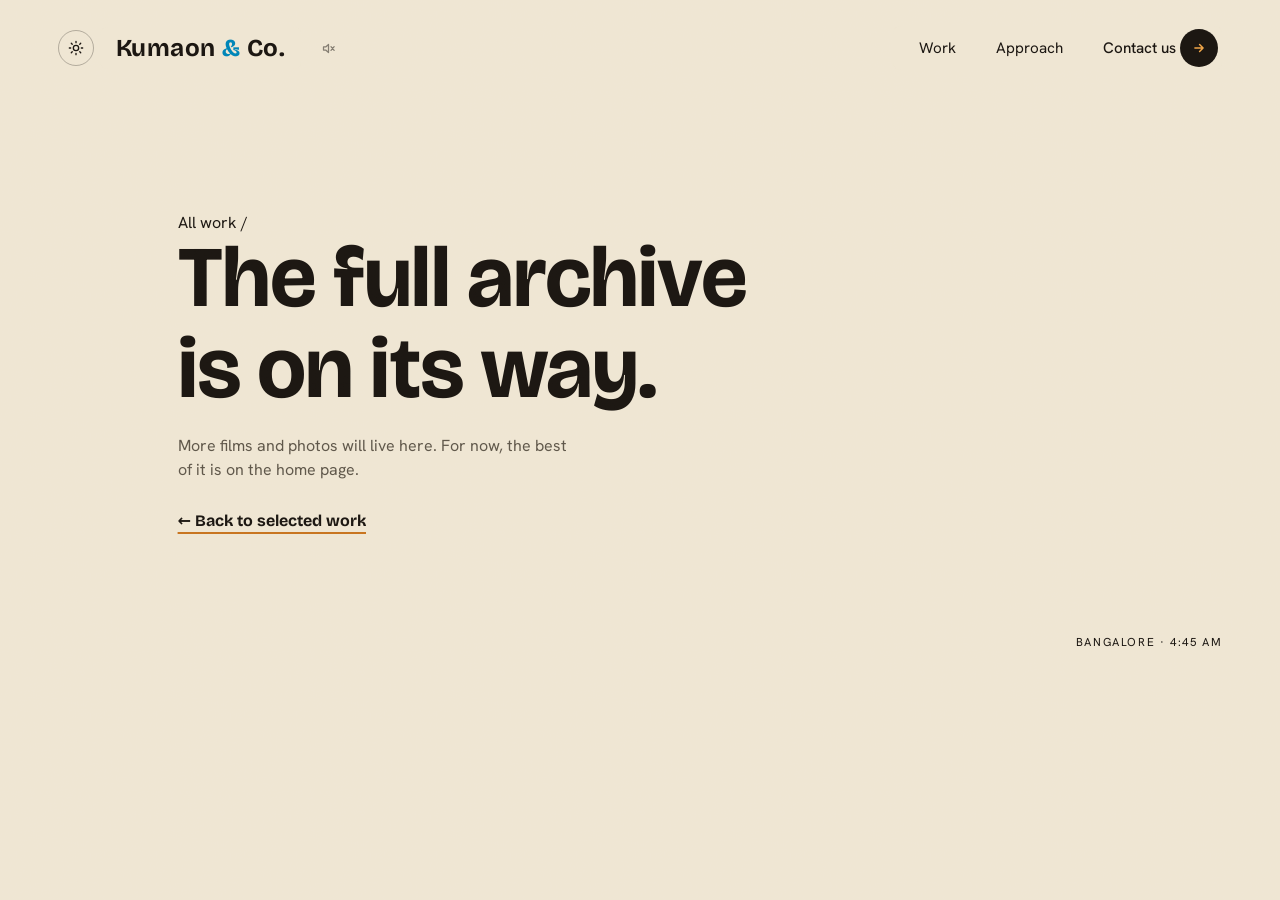
<file: work/index.html>
<!DOCTYPE html><html lang="en"><head><meta charset="utf-8"><meta name="viewport" content="width=device-width, initial-scale=1"><title>All work · Kumaon &amp; Co.</title><meta name="description" content="An independent video production house in Bangalore making ads, music videos and social content — shot, scored and cut in-house."><meta name="theme-color" content="#efe6d3"><link rel="icon" href="/favicon.png" type="image/png"><link rel="apple-touch-icon" href="/apple-touch-icon.png"><meta property="og:type" content="website"><meta property="og:site_name" content="Kumaon &amp; Co."><meta property="og:title" content="All work · Kumaon &amp; Co."><meta property="og:description" content="An independent video production house in Bangalore making ads, music videos and social content — shot, scored and cut in-house."><meta property="og:image" content="https://kumaon.co/images/og-image.png"><link rel="canonical" href="https://kumaon.co/work/"><meta property="og:url" content="https://kumaon.co/work/"><meta name="twitter:card" content="summary_large_image"><link rel="preload" href="/fonts/bricolage-grotesque-latin-opsz.woff2" as="font" type="font/woff2" crossorigin><link rel="preload" href="/fonts/hanken-grotesk-latin-wght.woff2" as="font" type="font/woff2" crossorigin><script>
      /* Runs in <head> before first paint: sets the theme and flags animated mode, so nothing flashes. */
      /* Arriving on a wave from another page: the screen starts covered in the wave's colour (ui.js then lets the wave carry on up and off). */
      try{ var kw = sessionStorage.getItem('kc-wave'); if(kw){ var ki = kw.lastIndexOf('|'); if(ki > 0 && Date.now() - Number(kw.slice(ki + 1)) < 6000){ kw = kw.slice(0, ki); } else { kw = null; sessionStorage.removeItem('kc-wave'); } } if(kw){ document.documentElement.classList.add('kc-arriving'); document.documentElement.style.setProperty('--arrive', kw); } }catch(e){}
      try{ if(!(window.matchMedia && matchMedia('(prefers-reduced-motion: reduce)').matches)) document.documentElement.classList.add('js-reveal'); }catch(e){}
      /* One steady page height for the pinned scenes (--vh). On a phone the address bar slides away and back, so the height seen by the page
         changes; the scenes use the largest height seen, so they always fill the screen and the scroll maths never shifts mid-scroll. */
      (function(){
        var root = document.documentElement, w = innerWidth, m = innerHeight, last = -1;
        /* the tallest the screen can be (address bar hidden) is the large viewport height; a hidden probe reads it fresh each time, so the
           scenes never have to grow while you scroll, and they follow the window if it is resized */
        var pr = null;
        try{ pr = document.createElement('div'); pr.style.cssText = 'position:fixed;top:0;left:0;width:0;height:100lvh;visibility:hidden;pointer-events:none'; root.appendChild(pr); }catch(e){ pr = null; }
        var touch = false; try{ touch = matchMedia('(pointer: coarse)').matches; }catch(e){}
        function set(){
          w = innerWidth;
          m = innerHeight;
          if(touch && pr){ var big = pr.offsetHeight || 0; if(big > m) m = big; }
          if(m !== last){ last = m; root.style.setProperty('--vh', m + 'px'); try{ dispatchEvent(new Event('vhchange')); }catch(e){} }
        }
        window.__vh = function(){ return m; };
        set();
        addEventListener('resize', set);
        addEventListener('load', set);
        if(window.visualViewport) visualViewport.addEventListener('resize', set);
        addEventListener('orientationchange', function(){ setTimeout(function(){ w = -1; set(); }, 250); });
      })();
      (function(){
        try{
          var saved = localStorage.getItem('kumaon-theme');
          var theme = saved || ((window.matchMedia && window.matchMedia('(prefers-color-scheme: dark)').matches) ? 'dark' : 'light');
          document.documentElement.setAttribute('data-theme', theme);
        }catch(e){
          document.documentElement.setAttribute('data-theme', 'light');
        }
      })();
      function toggleTheme(){
        var html = document.documentElement;
        var next = html.getAttribute('data-theme') === 'dark' ? 'light' : 'dark';
        html.classList.add('theme-flip');
        html.setAttribute('data-theme', next);
        setTimeout(function(){ html.classList.remove('theme-flip'); }, 120);
        try{ localStorage.setItem('kumaon-theme', next); }catch(e){}
      }
    </script><link rel="stylesheet" href="/_astro/Footer.BswRB9ve.css"></head><body><a class="skip" href="#main">Skip to content</a><header class="top"><div class="top-inner"><div class="brand"><button class="theme-toggle" type="button" aria-label="Toggle dark mode"><svg class="icon-sun" viewBox="0 0 24 24" fill="none" stroke="currentColor" stroke-width="2" stroke-linecap="round"><circle cx="12" cy="12" r="4"></circle><path d="M12 2v2M12 20v2M4.93 4.93l1.41 1.41M17.66 17.66l1.41 1.41M2 12h2M20 12h2M4.93 19.07l1.41-1.41M17.66 6.34l1.41-1.41"></path></svg><svg class="icon-moon" viewBox="0 0 24 24" fill="none" stroke="currentColor" stroke-width="2" stroke-linecap="round" stroke-linejoin="round"><path d="M21 12.79A9 9 0 1111.21 3 7 7 0 0021 12.79z"></path></svg></button><a class="wordmark" href="/" aria-label="Kumaon &amp; Co., back to top">Kumaon <span>&amp;</span> Co.</a><button class="theme-toggle sound-btn" type="button" data-sound-toggle aria-pressed="false" aria-label="Sound off, switch on"><svg class="icon-snd-off" viewBox="0 0 24 24" fill="none" stroke="currentColor" stroke-width="2" stroke-linecap="round" stroke-linejoin="round" aria-hidden="true"><path d="M4 9.5h3.5L12 5.5v13l-4.5-4H4z"></path><path d="M16 9l5 6M21 9l-5 6"></path></svg><svg class="icon-snd-on" viewBox="0 0 24 24" fill="none" stroke="currentColor" stroke-width="2" stroke-linecap="round" stroke-linejoin="round" aria-hidden="true"><path d="M4 9.5h3.5L12 5.5v13l-4.5-4H4z"></path><path d="M15.5 9a4.2 4.2 0 010 6M18.3 6.5a8 8 0 010 11"></path></svg></button></div><nav class="nav" aria-label="Main"><a class="nav-link" href="/#work">Work</a><a class="nav-link" href="/#approach">Approach</a><a class="nav-cta" href="/#contact"><span class="cta-label">Contact us</span><span class="cta-dot"><svg viewBox="0 0 24 24" fill="none" stroke="currentColor" stroke-width="2.6" stroke-linecap="round" stroke-linejoin="round" aria-hidden="true"><path d="M5 12h14M13 6l6 6-6 6"></path></svg></span></a><button class="theme-toggle sound-btn sound-nav" type="button" data-sound-toggle aria-pressed="false" aria-label="Sound off, switch on"><svg class="icon-snd-off" viewBox="0 0 24 24" fill="none" stroke="currentColor" stroke-width="2" stroke-linecap="round" stroke-linejoin="round" aria-hidden="true"><path d="M4 9.5h3.5L12 5.5v13l-4.5-4H4z"></path><path d="M16 9l5 6M21 9l-5 6"></path></svg><svg class="icon-snd-on" viewBox="0 0 24 24" fill="none" stroke="currentColor" stroke-width="2" stroke-linecap="round" stroke-linejoin="round" aria-hidden="true"><path d="M4 9.5h3.5L12 5.5v13l-4.5-4H4z"></path><path d="M15.5 9a4.2 4.2 0 010 6M18.3 6.5a8 8 0 010 11"></path></svg></button><button class="menu-btn" type="button" aria-label="Menu" aria-expanded="false" aria-controls="site-menu"><span></span><span></span><span></span></button></nav></div><div class="menu" id="site-menu" hidden><a class="nav-link" href="/#work">Work</a><a class="nav-link" href="/#approach">Approach</a><a class="nav-cta" href="/#contact"><span class="cta-label">Contact us</span><span class="cta-dot"><svg viewBox="0 0 24 24" fill="none" stroke="currentColor" stroke-width="2.6" stroke-linecap="round" stroke-linejoin="round" aria-hidden="true"><path d="M5 12h14M13 6l6 6-6 6"></path></svg></span></a></div></header><div class="top-spacer" aria-hidden="true"></div><main class="wrap gutter" style="min-height:60svh; padding-block:clamp(72px, 14vh, 140px);"><span class="idx">All work /</span><h1 style="font-size:clamp(2.6rem, 8vw, 5.4rem);">The full archive<br>is on its way.</h1><p style="max-width:44ch; margin-top:20px; color:var(--ink-dim); font-family:'Hanken Grotesk', system-ui, sans-serif; line-height:1.5;">More films and photos will live here. For now, the best of it is on the home page.</p><p style="margin-top:28px;"><a href="/#work" style="font-family:'Bricolage Grotesque', system-ui, sans-serif; font-weight:700; text-decoration:underline; text-decoration-color:var(--accent); text-decoration-thickness:2px; text-underline-offset:6px;">← Back to selected work</a></p></main><footer>Bangalore<span class="bangalore-time" aria-label="local time"></span></footer><script type="module" src="/_astro/Layout.astro_astro_type_script_index_0_lang.Dz84ae__.js"></script></body></html>
</file>
<file: _astro/Footer.BswRB9ve.css>
@font-face{font-family:Bricolage Grotesque;font-style:normal;font-weight:200 800;font-display:swap;src:url(/fonts/bricolage-grotesque-latin-opsz.woff2)format("woff2")}@font-face{font-family:Hanken Grotesk;font-style:normal;font-weight:100 900;font-display:swap;src:url(/fonts/hanken-grotesk-latin-wght.woff2)format("woff2")}:root{--c-cream:#efe6d3;--c-night:#1c1712;--c-brown:#8a3d0f;--c-orange:#c8741f;--c-amber:#f0a64a;--c-blue-deep:#006a93;--c-blue:#0086b8;--c-blue-bright:#008fc3;--ease-out:cubic-bezier(.22, 1, .36, 1);--bg:#efe6d3;--surface:#f6f0e4;--surface-2:#efe6d3;--ink:#1c1712;--ink-dim:#5f574a;--accent:var(--c-orange);--accent-2:var(--c-blue);--focus:var(--accent);--water:var(--c-blue);--on-water:var(--c-night);--line:color-mix(in srgb, var(--c-night) 14%, transparent);--stage:#c8741f;--hero-bg:#efe6d3;--header-bg:#efe6d3;--header-ink:#1c1712}@media (prefers-color-scheme:dark){:root:not([data-theme=light]){--bg:#1c1712;--surface:#221c15;--surface-2:#1c1712;--ink:var(--c-cream);--ink-dim:#b3a68f;--accent:var(--c-orange);--accent-2:#5aa3e0;--focus:var(--accent);--water:#0077a6;--on-water:var(--c-cream);--line:color-mix(in srgb, var(--c-cream) 14%, transparent);--hero-bg:#1c1712;--header-bg:#171310;--header-ink:var(--c-cream)}}:root[data-theme=dark]{--bg:#1c1712;--surface:#221c15;--surface-2:#1c1712;--ink:var(--c-cream);--ink-dim:#b3a68f;--accent:var(--c-orange);--accent-2:#5aa3e0;--focus:var(--accent);--water:#0077a6;--on-water:var(--c-cream);--line:color-mix(in srgb, var(--c-cream) 14%, transparent);--hero-bg:#1c1712;--header-bg:#171310;--header-ink:var(--c-cream)}html.kc-arriving:before{content:"";z-index:9998;background:var(--arrive,var(--c-orange));pointer-events:none;position:fixed;inset:0}*{box-sizing:border-box}body{background:var(--bg);color:var(--ink);max-width:100%;margin:0;padding-block:0;padding-inline:0;font-family:Hanken Grotesk,system-ui,sans-serif;position:relative;overflow-x:clip}body:before{content:"";pointer-events:none;z-index:50;opacity:.05;mix-blend-mode:overlay;background-image:url("data:image/svg+xml;utf8,<svg xmlns='http://www.w3.org/2000/svg' width='140' height='140'><filter id='n'><feTurbulence type='fractalNoise' baseFrequency='0.85' numOctaves='2' stitchTiles='stitch'/></filter><rect width='100%25' height='100%25' filter='url(%23n)'/></svg>");background-size:140px 140px;position:fixed;inset:0}@media (pointer:coarse),(width<=820px){body:before{display:none}}:root{--pad:clamp(20px, 4.5vw, 64px);--sp-1:4px;--sp-2:8px;--sp-3:12px;--sp-4:16px;--sp-5:24px;--sp-6:32px;--sp-7:48px;--sp-8:64px;--display:clamp(3rem, 14vw, 4.6rem)}@media (width>=821px){:root{--display:clamp(3.4rem, 8.2vw, 7.4rem)}}.gutter{padding-inline:var(--pad)}.wrap{max-width:1040px;margin:0 auto}.bleed{background:var(--surface-2)}a{color:inherit}::selection{background:var(--accent);color:#1c1712}html{scrollbar-color:color-mix(in srgb, var(--accent) 70%, var(--bg)) var(--bg);accent-color:var(--accent);caret-color:var(--accent)}.wave-wipe{z-index:120;pointer-events:none;--wave-h:clamp(64px, 10.5vw, 156px);width:100%;position:fixed;top:0;left:0;transform:translateY(100vh)}.wave-wipe svg{width:100%;height:var(--wave-h);display:block}.wave-wipe path{fill:var(--wave-color,#008fc3)}.wave-wipe .wave-bottom{transform:scaleY(-1)}.wave-wipe .wave-body{background:var(--wave-color,#008fc3);height:100lvh;margin-block:-1px}:focus-visible{outline:2px solid var(--accent-2);outline-offset:3px}h1,h2,h3{text-wrap:balance;letter-spacing:-.01em;margin:0;font-family:Bricolage Grotesque,Hanken Grotesk,system-ui,sans-serif;font-weight:700;line-height:1.05}html{background:var(--hero-bg);overscroll-behavior-y:none}body{overscroll-behavior-y:none}:root{--display-sm:calc(var(--display) * .72)}header.top{--hdr-top:clamp(14px, 2.2vw, 26px);color:var(--ink);z-index:100;background:0 0;width:min(100%,100vw);position:fixed;top:0;left:0}.top-spacer{height:var(--hdr-h,86px)}.top-inner{padding-inline:var(--pad);padding-block:var(--hdr-top) 16px;justify-content:space-between;align-items:center;gap:24px;display:flex}.brand{color:inherit;flex:none;align-items:center;gap:12px;text-decoration:none;display:flex}.brand .wordmark{margin-left:-6px}.wordmark{letter-spacing:.02em;white-space:nowrap;background:var(--hero-bg);backdrop-filter:blur(10px);border-radius:8px;padding:9px 16px;font-family:Bricolage Grotesque,Hanken Grotesk,system-ui,sans-serif;font-size:clamp(1.25rem,1.9vw,1.6rem);font-weight:700;line-height:1;transition:background-color .35s}header.top.is-scrolled .wordmark,header.top.is-scrolled .nav{background:color-mix(in srgb, var(--hero-bg) 30%, transparent)}.theme-flip header.top,.theme-flip header.top *,.theme-flip header.top :before{transition:none!important}.wordmark{color:inherit;cursor:pointer;text-decoration:none;display:block}.wordmark:focus-visible{outline:2px solid var(--focus);outline-offset:3px}.wordmark span{color:var(--c-blue);transform-origin:50% 62%;will-change:transform;transition:transform .9s cubic-bezier(.25,.8,.25,1);display:inline-block}.wordmark:hover span,.wordmark:focus-visible span{transform:rotate(-9deg)scale(1.08)}.skip{left:var(--pad);z-index:200;background:var(--c-night);color:var(--c-cream);transition:transform .3s var(--ease-out);border-radius:8px;padding:10px 16px;font:600 .9rem Hanken Grotesk,system-ui,sans-serif;text-decoration:none;position:fixed;top:10px;transform:translateY(-200%)}.skip:focus-visible{outline:2px solid var(--c-amber);outline-offset:2px;transform:none}:root[data-theme=dark] .skip{background:var(--c-cream);color:var(--c-night)}.nav{background:var(--hero-bg);backdrop-filter:blur(10px);--cta-bg:var(--c-night);--cta-fg:var(--c-amber);--cta-hover:var(--c-blue-bright);--chip-fg:var(--c-cream);white-space:nowrap;border-radius:8px;align-items:center;gap:0;padding:2px 4px 2px 6px;font-family:Hanken Grotesk,system-ui,sans-serif;font-size:.95rem;transition:background-color .35s;display:flex}:root[data-theme=dark] .nav{--cta-bg:var(--c-cream);--cta-fg:var(--c-brown);--cta-hover:var(--c-blue-deep);--chip-fg:var(--c-cream)}.nav-link{color:var(--ink);transition:background-color .4s var(--ease-out), color .4s var(--ease-out);border-radius:5px;padding:10px 20px;text-decoration:none}.nav-link:hover,.nav-link:focus-visible{background:var(--accent);color:var(--chip-fg)}.nav a:focus-visible,.nav button:focus-visible{outline:2px solid var(--focus);outline-offset:3px}.nav-cta{--ease:cubic-bezier(.16, 1, .3, 1);height:38px;color:var(--ink);isolation:isolate;align-items:center;margin-left:0;font-weight:500;text-decoration:none;display:inline-flex;position:relative}.nav-cta:before{content:"";z-index:-1;background:var(--cta-bg);width:38px;transition:width .55s var(--ease);border-radius:999px;position:absolute;top:0;bottom:0;right:0}.cta-label{transition:color .45s var(--ease-out) 80ms;padding-left:20px;padding-right:4px}.cta-dot{width:38px;height:38px;color:var(--cta-fg);transition:color .45s var(--ease-out) 80ms;flex:none;place-items:center;display:grid}.cta-dot svg{width:14px;height:14px}.nav-cta:hover:before,.nav-cta:focus-visible:before{width:100%}.nav-cta:hover .cta-label,.nav-cta:focus-visible .cta-label,.nav-cta:hover .cta-dot,.nav-cta:focus-visible .cta-dot{color:var(--cta-hover)}.theme-toggle{border:1px solid color-mix(in srgb, var(--ink) 28%, transparent);width:36px;height:36px;color:var(--ink);cursor:pointer;transition:border-color .4s var(--ease-out), color .4s var(--ease-out);background:0 0;border-radius:50%;flex:none;justify-content:center;align-items:center;margin:0;padding:0;display:flex}.theme-toggle:hover{border-color:var(--accent);color:var(--accent)}.theme-toggle svg{width:16px;height:16px}.theme-toggle:not(.sound-btn) svg{animation:icon-in .7s var(--ease-out) both}@keyframes icon-in{0%{opacity:0;transform:rotate(-70deg)scale(.6)}to{opacity:1;transform:none}}.nav .sound-nav,.sound-btn .icon-snd-on{display:none}.sound-btn[aria-pressed=true] .icon-snd-on{display:block}.sound-btn[aria-pressed=true] .icon-snd-off{display:none}.theme-toggle.sound-btn{opacity:.5;width:30px;height:30px;transition:opacity .4s var(--ease-out), border-color .4s var(--ease-out), color .4s var(--ease-out);border-color:#0000}.theme-toggle.sound-btn svg{width:15px;height:15px}.theme-toggle.sound-btn:hover,.theme-toggle.sound-btn:focus-visible{opacity:1;border-color:color-mix(in srgb, var(--ink) 28%, transparent)}.theme-toggle.sound-btn[aria-pressed=true]{opacity:.85}.sound-btn.is-hint{animation:sound-wiggle 1s var(--ease-out)}@keyframes sound-wiggle{0%,to{opacity:.5;border-color:#0000;transform:none}15%{opacity:1;border-color:color-mix(in srgb, var(--ink) 28%, transparent);transform:rotate(-10deg)scale(1.2)}35%{opacity:1;border-color:color-mix(in srgb, var(--ink) 28%, transparent);transform:rotate(8deg)scale(1.2)}55%{opacity:1;border-color:color-mix(in srgb, var(--ink) 28%, transparent);transform:rotate(-5deg)scale(1.2)}75%{opacity:.9;border-color:color-mix(in srgb, var(--ink) 28%, transparent);transform:rotate(2deg)scale(1.1)}}@media (prefers-reduced-motion:reduce){.sound-btn.is-hint{animation:none}}.theme-toggle .icon-moon,:root[data-theme=dark] .theme-toggle .icon-sun{display:none}:root[data-theme=dark] .theme-toggle .icon-moon{display:block}.menu-btn,.menu{display:none}@media (width<=680px){.brand .sound-btn{display:none}.nav .sound-nav{margin-right:2px;display:flex}.nav .nav-link,.nav-cta{display:none}.menu .nav-link,.menu .nav-cta{display:inline-flex}.menu-btn{cursor:pointer;width:36px;height:36px;color:var(--ink);transition:border-color .4s var(--ease-out), color .4s var(--ease-out);background:0 0;border:0;border-radius:50%;flex-direction:column;flex:none;justify-content:center;align-items:flex-end;gap:3.5px;margin:0;padding:0 10px 0 0;display:flex}.menu-btn:hover,.menu-btn:focus-visible{color:var(--accent)}.menu-btn span{background:currentColor;border-radius:2px;width:16px;height:2px;display:block}.menu-btn span:nth-child(2){width:10px}.menu{--cta-bg:var(--c-night);--cta-fg:var(--c-amber);--cta-hover:var(--c-blue-bright);--chip-fg:var(--c-cream);z-index:11;right:var(--pad);white-space:nowrap;opacity:0;pointer-events:none;flex-direction:column;align-items:flex-end;gap:4px;font-family:Hanken Grotesk,system-ui,sans-serif;font-size:.95rem;transition:opacity .22s,transform .3s cubic-bezier(.16,1,.3,1);display:flex;position:absolute;top:calc(100% - 4px);transform:translateY(-6px)}:root[data-theme=dark] .menu{--cta-bg:var(--c-cream);--cta-fg:var(--c-brown);--cta-hover:var(--c-blue-deep);--chip-fg:var(--c-cream)}.menu[hidden]{display:none}.menu.is-open{opacity:1;pointer-events:auto;transform:none}.menu{background:color-mix(in srgb, var(--hero-bg) 30%, transparent);backdrop-filter:blur(10px);border-radius:12px;gap:2px;padding:6px;box-shadow:0 8px 24px #1c171224}.menu .nav-link,.menu .nav-cta{background:0 0}.menu .nav-link{border-radius:8px;padding-inline:16px}.menu .nav-link:hover,.menu .nav-link:focus-visible,.menu .nav-link:active{background:var(--accent);color:var(--chip-fg)}.menu .nav-cta{border-radius:999px}.menu .nav-cta:active:before{width:100%}.menu .nav-cta:active .cta-label,.menu .nav-cta:active .cta-dot{color:var(--cta-hover)}}@media (width<=360px){.wordmark{padding:8px 10px;font-size:1.15rem}.top-inner{gap:12px}}@media (prefers-reduced-motion:reduce){.nav *,.nav :before{transition:none!important}.theme-toggle svg{animation:none}.wordmark span{transition:none}}body{background-image:linear-gradient(var(--hero-bg), var(--hero-bg));background-repeat:no-repeat;background-size:100% 200px}main:focus{outline:none}.theme-toggle,.menu-btn{position:relative}.theme-toggle:after,.menu-btn:after{content:"";border-radius:50%;position:absolute;inset:-5px}@media (width<=680px){.menu .nav-link,.menu .nav-cta{align-items:center;min-height:44px}}:root{--cursor-music:url("data:image/svg+xml,%3Csvg xmlns='http://www.w3.org/2000/svg' width='32' height='32' viewBox='0 0 32 32'%3E%3Cg stroke='white' stroke-width='4.500' stroke-linejoin='round' stroke-linecap='round' fill='white'%3E%3Cpath d='M19 23V6q1 6 7 8q-4-1-5-3.500' fill='none'/%3E%3Cellipse cx='14.500' cy='23.500' rx='5' ry='3.800' transform='rotate(-20 14.500 23.500)'/%3E%3C/g%3E%3Cg stroke='%231c1712' stroke-width='2.200' stroke-linejoin='round' stroke-linecap='round' fill='%231c1712'%3E%3Cpath d='M19 23V6q1 6 7 8q-4-1-5-3.500' fill='none'/%3E%3Cellipse cx='14.500' cy='23.500' rx='5' ry='3.800' transform='rotate(-20 14.500 23.500)'/%3E%3C/g%3E%3C/svg%3E") 16 16, pointer}.reveal-logo.is-complete,.bg-temple svg,.bg-temple svg *,.ridge-hit,.ridge-air{cursor:var(--cursor-music)}@media (pointer:coarse){.theme-toggle,.menu-btn{position:relative}.theme-toggle:after,.menu-btn:after{content:"";width:max(100%,44px);height:max(100%,44px);position:absolute;top:50%;left:50%;transform:translate(-50%,-50%)}}.hero{top:var(--hdr-h,86px);z-index:0;background:var(--hero-bg);min-height:min(65svh,650px);padding:clamp(40px, 8vh, 96px) var(--pad) clamp(40px, 7vh, 76px);grid-template-columns:auto minmax(260px,380px);justify-content:start;align-items:last baseline;gap:32px clamp(20px,2vw,32px);display:grid;position:sticky}.hero h1{letter-spacing:-.035em;text-wrap:normal;font-size:clamp(3.2rem,9vw,8.2rem);font-weight:700;line-height:.98}.hero h1 span{display:block}.hero h1 .dim{color:color-mix(in srgb, var(--ink) 54%, var(--hero-bg))}.hero-sub{color:color-mix(in srgb, var(--ink) 82%, var(--hero-bg));max-width:none;margin:0;font-family:Hanken Grotesk,system-ui,sans-serif;font-size:clamp(1.05rem,1.5vw,1.45rem);line-height:1.4}.hero-sub strong{color:var(--ink);font-weight:700}.hero-sub .caps{text-transform:uppercase;letter-spacing:.05em;color:var(--ink);font-size:.84em;font-weight:500}.hero-sub .ln{white-space:nowrap;display:block}.hero-meta{margin:var(--sp-2) 0 0;color:var(--ink-dim);font-family:Hanken Grotesk,system-ui,sans-serif;font-size:.85rem}@keyframes hero-rise{0%{opacity:.01;transform:translateY(.35em)}to{opacity:1;transform:none}}.hero h1 span,.hero-side{animation:.9s cubic-bezier(.16,1,.3,1) both hero-rise}.hero h1 span:nth-child(2){animation-delay:90ms}.hero-side{animation-delay:.2s}@media (prefers-reduced-motion:reduce){.hero h1 span,.hero-side{animation:none}}@media (width<=1199px){.hero{min-height:calc(var(--vh,100svh) * .66 - var(--hdr-h,68px));padding-bottom:calc(var(--ridge-h,90px) * .9 + 24px);grid-template-columns:1fr;align-content:center;align-items:start}.hero-sub{font-size:clamp(.95rem,4.3vw,1.5rem)}.hero h1{font-size:clamp(3.2rem,18vw,7rem);line-height:1}}.reveal{--paper:var(--c-cream);--scene-text:var(--paper);--scene-sub:var(--c-night);--logo-orange:var(--c-orange);--ku:var(--c-orange);height:calc(var(--vh,100svh) * 7.5);z-index:1;border:0;padding:0;position:relative}.reveal:before{content:"";z-index:2;left:auto;right:var(--ridge-right);width:var(--ridge-w);height:var(--ridge-h);background:var(--logo-orange);position:absolute;bottom:calc(100% - 2px);-webkit-mask:url("data:image/svg+xml,%3Csvg xmlns='http://www.w3.org/2000/svg' viewBox='0 0 1440 220' preserveAspectRatio='none'%3E%3Cpath d='M0 216C40.0 216.0 214.7 216.2 300.0 216.0C385.3 215.8 568.0 215.0 640.0 214.5C712.0 214.0 800.0 213.0 840.0 212.0C880.0 211.0 916.7 209.1 940.0 207.0C963.3 204.9 997.0 199.6 1015.0 196.0C1033.0 192.4 1064.3 184.0 1075.0 180.0C1084.0 176.0 1089.1 170.4 1095.0 166.0C1100.9 161.6 1114.8 149.6 1119.5 147.0C1124.2 144.8 1127.2 146.9 1130.0 146.6C1132.8 146.2 1137.7 145.0 1140.5 143.8C1143.3 142.6 1148.2 138.4 1151.0 136.4C1153.8 134.4 1158.7 128.9 1161.5 126.5C1164.3 124.0 1169.2 117.9 1172.0 115.2C1174.8 112.5 1179.7 106.2 1182.5 103.3C1185.3 100.4 1190.2 93.7 1193.0 90.7C1195.8 87.7 1200.7 80.3 1203.5 77.5C1206.3 74.6 1211.2 67.8 1214.0 65.9C1216.8 64.1 1221.7 61.5 1224.5 61.5C1227.3 61.6 1232.2 64.6 1235.0 66.1C1237.8 67.6 1242.7 72.4 1245.5 74.3C1248.3 76.1 1253.2 80.2 1256.0 82.0C1258.8 83.8 1263.7 87.9 1266.5 89.7C1269.3 91.5 1274.2 96.0 1277.0 97.8C1279.8 99.6 1284.7 103.8 1287.5 104.9C1290.3 106.0 1295.2 107.3 1298.0 107.2C1300.8 107.0 1305.7 104.4 1308.5 103.8C1311.3 103.2 1316.2 101.6 1319.0 102.1C1321.8 102.6 1326.7 105.9 1329.5 107.8C1332.3 109.6 1337.2 115.7 1340.0 118.0C1342.8 120.3 1347.7 125.7 1350.5 127.8C1353.3 129.8 1358.2 133.7 1361.0 135.3C1363.8 137.0 1368.7 140.2 1371.5 141.9C1374.3 143.6 1379.2 147.6 1382.0 149.7C1384.8 151.7 1389.7 157.0 1392.5 159.4C1395.3 161.7 1400.2 167.6 1403.0 169.9C1405.8 172.3 1410.7 177.9 1413.5 179.8C1416.3 181.8 1421.2 185.6 1424.0 186.6C1426.8 187.5 1433.1 187.8 1434.5 188.0L1440 187V220H0Z'/%3E%3C/svg%3E") 50%/100% 100% no-repeat;mask:url("data:image/svg+xml,%3Csvg xmlns='http://www.w3.org/2000/svg' viewBox='0 0 1440 220' preserveAspectRatio='none'%3E%3Cpath d='M0 216C40.0 216.0 214.7 216.2 300.0 216.0C385.3 215.8 568.0 215.0 640.0 214.5C712.0 214.0 800.0 213.0 840.0 212.0C880.0 211.0 916.7 209.1 940.0 207.0C963.3 204.9 997.0 199.6 1015.0 196.0C1033.0 192.4 1064.3 184.0 1075.0 180.0C1084.0 176.0 1089.1 170.4 1095.0 166.0C1100.9 161.6 1114.8 149.6 1119.5 147.0C1124.2 144.8 1127.2 146.9 1130.0 146.6C1132.8 146.2 1137.7 145.0 1140.5 143.8C1143.3 142.6 1148.2 138.4 1151.0 136.4C1153.8 134.4 1158.7 128.9 1161.5 126.5C1164.3 124.0 1169.2 117.9 1172.0 115.2C1174.8 112.5 1179.7 106.2 1182.5 103.3C1185.3 100.4 1190.2 93.7 1193.0 90.7C1195.8 87.7 1200.7 80.3 1203.5 77.5C1206.3 74.6 1211.2 67.8 1214.0 65.9C1216.8 64.1 1221.7 61.5 1224.5 61.5C1227.3 61.6 1232.2 64.6 1235.0 66.1C1237.8 67.6 1242.7 72.4 1245.5 74.3C1248.3 76.1 1253.2 80.2 1256.0 82.0C1258.8 83.8 1263.7 87.9 1266.5 89.7C1269.3 91.5 1274.2 96.0 1277.0 97.8C1279.8 99.6 1284.7 103.8 1287.5 104.9C1290.3 106.0 1295.2 107.3 1298.0 107.2C1300.8 107.0 1305.7 104.4 1308.5 103.8C1311.3 103.2 1316.2 101.6 1319.0 102.1C1321.8 102.6 1326.7 105.9 1329.5 107.8C1332.3 109.6 1337.2 115.7 1340.0 118.0C1342.8 120.3 1347.7 125.7 1350.5 127.8C1353.3 129.8 1358.2 133.7 1361.0 135.3C1363.8 137.0 1368.7 140.2 1371.5 141.9C1374.3 143.6 1379.2 147.6 1382.0 149.7C1384.8 151.7 1389.7 157.0 1392.5 159.4C1395.3 161.7 1400.2 167.6 1403.0 169.9C1405.8 172.3 1410.7 177.9 1413.5 179.8C1416.3 181.8 1421.2 185.6 1424.0 186.6C1426.8 187.5 1433.1 187.8 1434.5 188.0L1440 187V220H0Z'/%3E%3C/svg%3E") 50%/100% 100% no-repeat}:root{--ridge-h:clamp(104px, 17.5vw, 254px)}@media (width<=820px){:root{--ridge-h:clamp(150px, 45vw, 210px)}}.reveal{--ridge-w:max(100%, calc(var(--ridge-h) * 6.5454));--ridge-right:calc(-1 * max(0px, var(--ridge-w) * .15 - 28%));overflow-x:clip}@media (width>=1200px){.reveal{--ridge-w:max(104%, calc(var(--ridge-h) * 6.5454));--ridge-right:-4%}}@media (width>=1200px) and (width<=1360px){.reveal{--ridge-right:-8%}}.ridge-snow{z-index:3;left:auto;right:var(--ridge-right);width:var(--ridge-w);height:var(--ridge-h);pointer-events:none;position:absolute;bottom:calc(100% - 2px)}.ridge-caps{width:100%;height:100%;display:block;position:absolute;inset:0}.ridge-gl{pointer-events:none;width:100%;height:100%;display:block;position:absolute;inset:0}.ridge-flakes{width:100%;height:calc(var(--ridge-h) * 2.4);display:block;position:absolute;bottom:0;left:0;right:0}.patch{transform-box:fill-box;transform-origin:50% 0}[data-snow=a] .patch{opacity:0;animation:snow-grow 9s cubic-bezier(.2, .7, .2, 1) calc(1.5s + var(--i) * 6s) forwards;transform:scaleY(.15)}@keyframes snow-grow{60%{opacity:1}to{opacity:1;transform:none}}[data-snow=d] .patch{opacity:1}[data-snow=b] .patch{opacity:0;animation:32s ease-in-out 1.5s forwards snow-fade}@keyframes snow-fade{to{opacity:1}}[data-snow=c] .patches{-webkit-mask:url(#rs-sweep);mask:url(#rs-sweep)}[data-snow=c] .rs-sweeper{animation:30s linear 1.5s forwards snow-sweep;transform:translateY(-100px)}@keyframes snow-sweep{to{transform:translateY(430px)}}@media (prefers-reduced-motion:reduce){.patch{opacity:1!important;animation:none!important;transform:none!important}.patches{-webkit-mask:none!important;mask:none!important}}:root[data-theme=dark] .reveal{--scene-text:var(--c-night)}.reveal-pin{height:var(--vh,100svh);box-sizing:border-box;background:var(--logo-orange);place-items:center;padding-top:62px;display:grid;position:sticky;top:0;overflow:hidden}.reveal-logo{will-change:transform;width:auto;height:min(58.8235svh - 44.7059px,54vw);display:block;overflow:visible}.ptr,.lbl,.svc-dots{display:none}.js-reveal .ptr,.js-reveal .lbl{display:block}.ptr{opacity:0;pointer-events:none;will-change:transform;width:0;height:0;position:absolute;top:0;left:0}.ptr-dot{background:var(--c-blue);border-radius:50%;width:34px;height:34px;position:absolute;top:-17px;left:-17px}.ptr-tail{transform-origin:24px 24px;width:150px;height:48px;position:absolute;top:-24px;left:-24px;overflow:visible}.ptr-tail path{fill:var(--c-blue)}.wm-text,.wm-static{letter-spacing:.005em;color:var(--scene-text);white-space:nowrap;pointer-events:none;font-family:Bricolage Grotesque,Hanken Grotesk,system-ui,sans-serif;font-weight:800;line-height:1;display:none}.wm-text{opacity:0;will-change:transform;position:absolute;top:0;left:0}.js-reveal .wm-text{display:block}.wm-text .l{display:inline-block}.wm-dot{background:var(--c-blue);border-radius:50%;width:0;height:0;position:absolute;top:50%;left:50%;transform:translate(-50%,-50%)}.wm-static{font-size:clamp(2rem,6vw,3.4rem);display:block;position:absolute;bottom:16%;left:50%;transform:translate(-50%)}.js-reveal .wm-static{display:none}.lbl{opacity:0;pointer-events:none;width:max-content;max-width:min(560px,88vw);color:var(--scene-text);position:absolute;top:0;left:0}.lbl h2{letter-spacing:-.015em;color:inherit;white-space:nowrap;margin:0;font-family:Bricolage Grotesque,Hanken Grotesk,system-ui,sans-serif;font-size:clamp(1.9rem,4.6vw,4.2rem);font-weight:700;line-height:1.05}.lbl p{color:var(--scene-sub);margin:6px 0 0;font-family:Hanken Grotesk,system-ui,sans-serif;font-size:clamp(1.05rem,1.55vw,1.4rem);font-weight:500;line-height:1.4}.svc-dots{opacity:0;flex-direction:column;gap:12px;margin:0;padding:0;list-style:none;position:absolute;top:50%;right:clamp(14px,2.4vw,34px);transform:translateY(-50%)}.js-reveal .svc-dots{display:flex}.svc-dots li{background:var(--paper);opacity:.4;border-radius:50%;width:8px;height:8px;transition:opacity .25s}.svc-dots li.on{opacity:1}@media (width<=820px){.svc-dots{flex-direction:row;inset:auto auto 4% 50%;transform:translate(-50%)}}.svc-flat{background:var(--logo-orange,var(--c-orange));color:var(--scene-text,var(--c-cream));padding-block:56px;display:block}.js-reveal .svc-flat{display:none}.svc-flat p,.svc-flat article p{color:var(--scene-sub)}.svc-flat h2{margin:0 0 24px;font-size:clamp(2rem,5vw,3rem)}.svc-flat article{margin-bottom:22px}.svc-flat h3{margin:0 0 6px;font-size:1.4rem}.svc-flat p{max-width:46ch;margin:0;line-height:1.5}@media (prefers-reduced-motion:reduce){.reveal{height:auto}.reveal-pin{height:min(100svh,900px);position:static}}.wm-text .amp,.wm-static .amp{color:var(--c-blue)}.reveal-logo.is-roaring{scale:calc(1 + var(--pulse,0) * .1);transition:scale 80ms linear}.reveal-logo.is-roaring .logo-fx{filter:drop-shadow(0 calc(var(--pulse,0) * 30px) calc(var(--pulse,0) * 40px) rgba(28, 23, 18, calc(var(--pulse,0) * .44)));transition:filter 80ms linear}.eye-flash{opacity:0;transform-box:fill-box;transform-origin:50%;transition:opacity .3s var(--ease-out), transform .3s var(--ease-out)}.reveal-logo.is-roaring .eye-flash{opacity:min(1, calc(var(--pulse,0) * 1.3));transform:scale(calc(.75 + var(--pulse,0) * .4));transition:opacity 80ms linear,transform 80ms linear}.logo-fx{transition:filter .45s var(--ease-out)}.reveal-logo.is-complete:not(.is-roaring):hover .logo-fx{filter:drop-shadow(0 8px 14px #1c171229)}html.sound-on .reveal-logo.is-complete:not(.is-roaring):hover .logo-fx{filter:drop-shadow(0 14px 22px #1c17124d)}.reveal-logo.is-glinting .eye-flash{animation:eye-glint 1.4s var(--ease-out)}@keyframes eye-glint{0%{opacity:0;transform:scale(.7)}22%{opacity:1;transform:scale(1.1)}to{opacity:0;transform:scale(.9)}}@media (prefers-reduced-motion:reduce){.reveal-logo.is-glinting .eye-flash{animation:none}}.ridge-caps .ridge-hit{pointer-events:all}.ridge-air{width:38%;height:calc(var(--ridge-h) * 2.4);pointer-events:auto;position:absolute;bottom:0;right:0}section{padding-block:44px}section+section{border-top:1px solid var(--line)}.bleed{border-top:0}#approach{padding-block:clamp(72px,11vw,150px)}.approach{grid-template-columns:minmax(0,1fr) minmax(0,1fr);align-items:start;column-gap:clamp(32px,6vw,96px);display:grid}.approach-copy{display:contents}.approach-copy>.approach-title{grid-area:1/1}.approach-copy>.pillar-list{grid-area:2/1}.approach>.xw{grid-area:2/2}.approach-title{font-size:var(--display-sm);letter-spacing:-.04em;margin:0 0 var(--sp-7);font-weight:800;line-height:.92}.pillar-list{z-index:1;flex-direction:column;display:flex;position:relative}.pillar-row{padding-block:clamp(18px,2.2vw,26px) clamp(10px,1.3vw,16px);position:relative}.pillar-row:first-child{padding-top:0}.pillar-row:last-child{padding-bottom:0}.pillar-row+.pillar-row:before,.xw-rule:before{content:"";background:color-mix(in srgb, var(--accent) 34%, transparent);height:8px;position:absolute;top:0;left:0;right:0;-webkit-mask:url("data:image/svg+xml,%3Csvg xmlns='http://www.w3.org/2000/svg' viewBox='0 0 400 8' preserveAspectRatio='none'%3E%3Cpath d='M0 4.6C40 3 80 5.4 130 4C190 2.4 230 5.2 290 4.2C340 3.4 372 4.8 400 3.8' fill='none' stroke='black' stroke-width='1' stroke-linecap='round' vector-effect='non-scaling-stroke'/%3E%3C/svg%3E") 50%/100% 100% no-repeat;mask:url("data:image/svg+xml,%3Csvg xmlns='http://www.w3.org/2000/svg' viewBox='0 0 400 8' preserveAspectRatio='none'%3E%3Cpath d='M0 4.6C40 3 80 5.4 130 4C190 2.4 230 5.2 290 4.2C340 3.4 372 4.8 400 3.8' fill='none' stroke='black' stroke-width='1' stroke-linecap='round' vector-effect='non-scaling-stroke'/%3E%3C/svg%3E") 50%/100% 100% no-repeat}.pillar-row h3{letter-spacing:-.02em;margin:0 0 var(--sp-3);font-size:clamp(1.25rem,1.9vw,1.6rem);font-weight:700;line-height:1.15}.pillar-row p{color:var(--ink-dim);max-width:46ch;margin:0;font-size:clamp(.97rem,1.1vw,1.05rem);line-height:1.6}@media (width>=901px){.xw-rule:before{display:none}}@media (width<=900px){.approach{row-gap:var(--sp-5);grid-template-columns:1fr;align-items:start}.approach-copy>.pillar-list,.approach>.xw{grid-column:1}.xw{display:none}}.xw{--k-bg:var(--c-night);--k-fg:var(--c-cream);--ink-box:color-mix(in srgb, var(--ink) 45%, transparent);justify-self:end;width:100%;max-width:380px}:root[data-theme=dark] .xw{--k-bg:var(--c-cream);--k-fg:var(--c-night)}.xw-title{text-wrap:balance;margin:0 0 var(--sp-5);letter-spacing:-.005em;font-size:clamp(1rem,1.3vw,1.15rem);font-weight:600;line-height:1.4}.xw-grid{grid-template-columns:repeat(var(--cols), 1fr);aspect-ratio:calc(var(--cols) / var(--rows));touch-action:manipulation;grid-auto-rows:1fr;display:grid;position:relative;transform:rotate(-1.6deg);container-type:inline-size}.xw-lines{z-index:0;pointer-events:none;fill:none;width:100%;height:100%;stroke:var(--ink);opacity:.22;stroke-width:1.4px;stroke-linecap:butt;stroke-linejoin:round;position:absolute;inset:0;overflow:visible}.xw-lines path{vector-effect:non-scaling-stroke}.xw .cell{box-sizing:border-box;z-index:1;font-family:Bricolage Grotesque,Hanken Grotesk,system-ui,sans-serif;font-size:clamp(1rem,4.4vw,1.4rem);font-weight:800;font-size:calc(100cqw / var(--cols) * .62);color:var(--ink);background:0 0;border:0;place-items:center;padding:0;line-height:1;display:grid;position:relative}.xw .cell.pre,.xw .cell.gap.filled{transition:color .4s}.xw .cell.gap{background:color-mix(in srgb, var(--logo-orange,var(--c-orange)) 20%, transparent);cursor:pointer;transition:background-color .35s var(--ease-out), transform .35s var(--ease-out);border-radius:8px;margin:9%}.xw.has-pick .cell.gap:not(.filled){background:color-mix(in srgb, var(--logo-orange,var(--c-orange)) 34%, transparent)}.xw .cell.gap.over{background:color-mix(in srgb, var(--logo-orange,var(--c-orange)) 50%, transparent);transform:scale(1.12)}.xw .cell.gap.filled{cursor:default;animation:xw-pop .5s var(--ease-out);background:0 0;border-radius:0;margin:0}.xw .cell.gap.nope{animation:.4s xw-nope}.xw-caps{z-index:0;pointer-events:none;position:absolute;inset:0}.xw .cell.is-tile,.xw .cell.gap.filled.is-tile{--tt:0deg;transform:rotate(var(--tt));animation:xw-wild .9s var(--ease-out) both;animation-delay:var(--d,0s);background:var(--t1);color:var(--c-night);border-radius:8px;margin:7%}.xw .cell.is-split,.xw .cell.gap.filled.is-split{background:linear-gradient(135deg, var(--t1) 50%, var(--t2) 50%)}.xw .cell.has-k,.xw .cell.gap.filled.has-k{box-shadow:inset 0 0 0 2px var(--c-night)}.xw-end{margin-top:var(--sp-5);min-height:72px;display:grid}.xw-end>*{grid-area:1/1;align-self:start}.xw-bar{align-items:center;gap:14px;display:flex}.xw-tray{flex-wrap:nowrap;flex:1;gap:6px;min-width:0;min-height:36px;display:flex}.xw .tile{--tilt:0deg;aspect-ratio:1;min-width:0;max-width:36px;color:var(--c-night);cursor:grab;touch-action:none;-webkit-user-select:none;user-select:none;transform:rotate(var(--tilt));transition:transform .4s var(--ease-out), box-shadow .4s var(--ease-out);border:0;border-radius:9px;flex:1 1 0;place-items:center;padding:0;font:800 1.05rem/1 Bricolage Grotesque,Hanken Grotesk,system-ui,sans-serif;display:grid;box-shadow:0 1px #1c171238,0 3px 6px #1c17121a}.xw .tile.t0{background:var(--logo-orange,var(--c-orange))}.xw .tile.t1{background:var(--c-blue)}.xw .tile.t2{background:var(--k-bg);color:var(--k-fg)}.xw .tile:hover{transform:translateY(-3px) rotate(calc(var(--tilt) * -1.5)) scale(1.06)}.xw .tile.is-selected{transform:translateY(-5px)rotate(0)scale(1.12);box-shadow:0 2px #1c171247,0 10px 16px #1c171233}.xw .tile.is-dragging{opacity:.25;transform:rotate(var(--tilt)) scale(.9)}.xw .tile.nope{animation:.45s xw-nope-t}.xw .tile.ghost{z-index:300;pointer-events:none;cursor:grabbing;will-change:transform;margin:0;transition:none;position:fixed;top:0;left:0;box-shadow:0 3px #1c171240,0 18px 26px #1c17124d}.xw .tile:focus-visible,.xw .cell.gap:focus-visible{outline:2px solid var(--ink);outline-offset:2px}.xw-skip,.xw-again{border:1px solid color-mix(in srgb, var(--ink) 28%, transparent);color:var(--ink);font:inherit;cursor:pointer;white-space:nowrap;transition:border-color .4s var(--ease-out), color .4s var(--ease-out);background:0 0;border-radius:999px;flex:none;padding:7px 14px;font-size:.85rem}.xw-skip:hover,.xw-skip:focus-visible,.xw-again:hover,.xw-again:focus-visible{border-color:var(--accent);color:var(--accent)}.xw.is-done .xw-bar{display:none}.xw-win{flex-wrap:wrap;align-items:center;gap:8px 14px;margin:0;font-size:.95rem;font-weight:600;display:flex}.xw-win:empty{display:none}.xw-win a{color:inherit;text-underline-offset:3px;text-decoration-thickness:1px}.xw-again{font-weight:400}@keyframes xw-wild{0%{transform:scale(.2)rotate(-40deg)}35%{transform:scale(1.3)rotate(16deg)}55%{transform:scale(.88)rotate(-12deg)}75%{transform:scale(1.08)rotate(6deg)}to{transform:scale(1) rotate(var(--tt))}}.xw.is-nudge .tile:not(.ghost){animation:xw-hop .7s var(--ease-out) both;animation-delay:calc(var(--i,0) * 90ms + .15s)}.xw.is-nudge .cell.gap:not(.filled){animation:1s ease-in-out .2s 2 both xw-pulse}@keyframes xw-hop{0%,to{transform:translateY(0) rotate(var(--tilt))}40%{transform:translateY(-12px) rotate(calc(var(--tilt) * -2.5)) scale(1.08)}}@keyframes xw-pulse{0%,to{transform:scale(1)}50%{background:color-mix(in srgb, var(--logo-orange,var(--c-orange)) 42%, transparent);transform:scale(1.14)}}@keyframes xw-pop{0%{transform:scale(.3)rotate(-14deg)}to{transform:none}}@keyframes xw-nope-t{20%{transform:translate(-4px)rotate(-6deg)}50%{transform:translate(4px)rotate(6deg)}80%{transform:translate(-2px)rotate(-3deg)}}@keyframes xw-nope{20%{transform:translate(-3px)}50%{transform:translate(3px)}80%{transform:translate(-2px)}}@keyframes xw-cap{0%{clip-path:circle(0 at var(--ox,50%) var(--oy,50%))}to{clip-path:circle(150% at var(--ox,50%) var(--oy,50%))}}@media (prefers-reduced-motion:reduce){.xw *{transition:none!important;animation:none!important}}.contact{--footer-h:64px;min-height:calc(var(--vh,100svh) * .64 - 66px + var(--footer-h));padding-bottom:var(--footer-h);--header-ink:var(--c-cream);background:var(--water);color:var(--header-ink);border-top:0;align-items:center;display:flex;position:relative;overflow:hidden}.contact-river{background:var(--surface-2);pointer-events:none;height:clamp(64px,10.5vw,156px);margin-top:0;margin-bottom:-2px;position:relative}.contact-river>svg{width:105%;height:100%;animation:16s ease-in-out infinite alternate edge-sway;display:block;position:absolute;top:0;left:-2.5%}@keyframes edge-sway{0%{transform:translate(-2%)}to{transform:translate(2%)}}@media (prefers-reduced-motion:reduce){.contact-river>svg{animation:none}}.contact-river>svg path{fill:var(--water)}.contact h2{font-size:var(--display-sm);letter-spacing:-.04em;color:var(--header-ink);margin-left:-.05em;font-weight:800;line-height:.92}.contact-row{flex-wrap:wrap;align-items:center;gap:12px 14px;margin-top:clamp(24px,3vw,36px);display:flex}.cta{background:var(--accent);color:var(--c-night);transition:background-color .55s var(--ease-out), color .55s var(--ease-out), border-color .55s var(--ease-out);border-radius:999px;align-items:center;gap:8px;padding:14px 22px;font-family:Hanken Grotesk,system-ui,sans-serif;font-size:.98rem;font-weight:600;text-decoration:none;display:inline-flex}.contact{--cta-bg:var(--c-night);--cta-fg:var(--c-amber)}.contact .cta:hover,.contact .cta:focus-visible{background:var(--cta-bg);color:var(--cta-fg)}.cta svg{transition:transform .55s var(--ease-out)}@media (prefers-reduced-motion:reduce){.cta,.cta svg{transition:none}}.cta:hover svg,.cta:focus-visible svg{transform:translate(2px,-2px)}.cta:focus-visible{outline:2px solid var(--c-cream);outline-offset:3px}.contact .cta{background:var(--c-cream);color:var(--c-night)}.contact .cta-secondary{background:var(--c-orange)}.contact .note{color:var(--on-water);width:100%;margin-top:4px;padding-left:22px;font-family:Hanken Grotesk,system-ui,sans-serif;font-size:.88rem}@media (width<=560px){.contact-row{align-items:stretch;gap:var(--sp-3);flex-direction:column}.contact-row .cta{justify-content:space-between}.contact .note{margin-top:var(--sp-2)}}footer .bangalore-time{font-variant-numeric:tabular-nums}footer .bangalore-time:not(:empty):before{content:" · ";white-space:pre}footer{--header-ink:var(--c-cream);color:var(--on-water);z-index:2;height:64px;padding:0 var(--pad) 24px;letter-spacing:.14em;text-transform:uppercase;text-align:right;background:0 0;justify-content:flex-end;align-items:flex-end;margin-top:-64px;font-family:Hanken Grotesk,system-ui,sans-serif;font-size:.72rem;display:flex;position:relative}.founder-row{align-items:center;gap:14px;margin-top:clamp(28px,3.4vw,40px);display:flex;border-top:0!important}.founder-photo{cursor:zoom-in;background:#5a4130;border:0;border-radius:50%;flex:none;width:72px;height:72px;padding:0;transition:transform .5s cubic-bezier(.16,1,.3,1),box-shadow .5s cubic-bezier(.16,1,.3,1);overflow:hidden;box-shadow:0 6px 18px #1c171247}.founder-photo img{object-fit:cover;object-position:42% 30%;width:100%;height:100%;transition:transform .6s cubic-bezier(.16,1,.3,1);display:block;transform:scale(1.12)}.founder-photo:hover,.founder-photo:focus-visible{transform:translateY(-2px);box-shadow:0 10px 24px #1c171257}.founder-photo:hover img,.founder-photo:focus-visible img{transform:scale(1.2)}.founder-photo:focus-visible{outline:2px solid var(--on-water);outline-offset:3px}.founder-text{cursor:pointer;color:var(--on-water);align-items:center;gap:8px;font-family:Hanken Grotesk,system-ui,sans-serif;font-size:clamp(1rem,1.3vw,1.15rem);line-height:1.3;display:flex}.founder-text strong{color:var(--on-water);font-weight:800}.founder-arrow{opacity:.7;flex:none;transition:transform .5s cubic-bezier(.16,1,.3,1),opacity .4s}.founder-row:hover .founder-arrow{opacity:1;transform:translate(4px)}.lightbox{z-index:100;cursor:zoom-out;background:#1c1712f0;justify-content:center;align-items:center;padding:32px 20px;display:none;position:fixed;inset:0}.lightbox.is-open{display:flex}.lightbox figure{cursor:default;flex-direction:column;align-items:center;gap:28px;max-width:min(415px,100%);margin:0;animation:.45s cubic-bezier(.16,1,.3,1) both lb-in;display:flex}.polaroid{background:var(--c-cream);border-radius:14px;padding:16px 16px 0;transform:rotate(-2.5deg);box-shadow:0 2px 6px #1c17124d,0 24px 50px #1c171280}.polaroid img{aspect-ratio:4/4.6;object-fit:cover;object-position:42% 40%;background:var(--c-night);filter:saturate(.92)contrast(1.02);border-radius:6px;width:100%;max-height:72vh;display:block}.polaroid-photo{background:var(--c-night);border-radius:6px;position:relative;overflow:hidden}.polaroid-photo img{border-radius:0}.polaroid-murk{pointer-events:none;opacity:0;background:radial-gradient(120% 90% at 50% 38%,#5d726d 0%,#3a4845 55%,#232c2a 100%);position:absolute;inset:0}.lightbox.is-open .polaroid-murk{animation:2.6s cubic-bezier(.45,.05,.25,1) both polaroid-murk}.lightbox.is-open .polaroid-photo img{animation:2.6s cubic-bezier(.45,.05,.25,1) both polaroid-colour}@keyframes polaroid-murk{0%{opacity:1}18%{opacity:.96}to{opacity:0}}@keyframes polaroid-colour{0%{filter:saturate(0)contrast(.55)}to{filter:saturate(.92)contrast(1.02)}}@media (prefers-reduced-motion:reduce){.lightbox.is-open .polaroid-murk,.lightbox.is-open .polaroid-photo img{animation:none}}.polaroid-links{justify-content:flex-end;align-items:center;gap:6px;padding:10px 0 12px;display:flex}.polaroid-name{letter-spacing:-.035em;color:var(--c-night);margin-right:auto;padding-left:2px;font-family:Bricolage Grotesque,Hanken Grotesk,system-ui,sans-serif;font-size:1.9rem;font-weight:700;line-height:1}.polaroid-links a{width:44px;height:44px;color:var(--c-night);transition:background-color .45s var(--ease-out), color .45s var(--ease-out);border-radius:50%;place-items:center;display:grid}.polaroid-links a:hover,.polaroid-links a:focus-visible{background:var(--c-night);color:var(--c-amber);outline:none}.polaroid-links a[aria-label*=Instagram]:hover,.polaroid-links a[aria-label*=Instagram]:focus-visible{color:var(--c-blue-bright)}.polaroid-links svg{width:25px;height:25px}@keyframes lb-in{0%{opacity:0;transform:translateY(16px)scale(.97)}to{opacity:1;transform:none}}@media (prefers-reduced-motion:reduce){.lightbox figure{animation:none}.founder-photo,.founder-photo img,.founder-arrow{transition:none}}.lightbox-close{width:44px;height:44px;color:var(--c-cream);cursor:pointer;background:#efe6d31f;border:1px solid #efe6d34d;border-radius:50%;justify-content:center;align-items:center;padding:0;display:flex;position:absolute;top:14px;right:16px}.lightbox-close svg{width:16px;height:16px}.contact .wrap{z-index:1;width:100%;max-width:none;margin:0;position:relative}.water{z-index:0;pointer-events:none;position:absolute;inset:0;overflow:hidden}.ripples{fill:none;width:200%;height:100%;stroke:var(--c-cream);stroke-opacity:.11;stroke-width:1.3px;vector-effect:non-scaling-stroke;position:absolute;top:0;left:0}.ripples path{vector-effect:non-scaling-stroke;stroke-linecap:round}.ripples-a{animation:52s linear infinite water-flow}@keyframes water-flow{0%{transform:translate(-50%)}to{transform:translate(0,0)}}.mover{left:0;top:var(--top);width:var(--size);animation:water-pass var(--dur) linear var(--delay) infinite;position:absolute}.mover b{display:block}.mover svg{width:100%;display:block;overflow:visible}.diya b{animation:4.2s ease-in-out infinite water-bob}.boat{opacity:.85}:root[data-theme=dark] .diya svg circle{opacity:.95;transform:scale(1.2)}.contact .wrap,.contact-row{pointer-events:none}.contact .cta,.contact .founder-row,.diya,.diya b{pointer-events:auto}.diya svg circle{transform-box:fill-box;transform-origin:50%;opacity:.7;transition:opacity .9s var(--ease-out), transform .9s var(--ease-out)}.contact:has(.contact-row .cta:not(.cta-secondary):is(:hover,:focus-visible,:active),.diya:hover) .diya svg circle{opacity:1;transform:scale(1.35)}.boat b{animation:6.5s ease-in-out infinite water-bob}@keyframes water-pass{0%{opacity:0;transform:translate(50vw)}3%{opacity:1}97%{opacity:1}to{opacity:0;transform:translate(108vw)}}@keyframes water-bob{0%,to{transform:translateY(0)rotate(-2.5deg)}50%{transform:translateY(7px)rotate(2.5deg)}}.contact-river{--rh:clamp(64px, 10.5vw, 156px);overflow-x:clip}.jumper{left:var(--left);top:calc(var(--rh) * var(--y) + 4px);width:var(--size);height:calc(var(--size) * .478);z-index:2;position:absolute}.jumper b,.jumper em,.jumper span{width:100%;font-style:normal;display:block;position:absolute;top:0;left:0}.jumper b{opacity:0;transform-origin:50% calc(var(--size) * .26);will-change:transform, opacity;animation:fish-jump var(--dur) linear var(--delay) infinite}.jumper svg{width:100%;height:calc(var(--size) * .478);display:block;overflow:visible;transform:scaleX(-1)}.jumper u,.jumper s{top:calc(var(--size) * .3);width:calc(var(--size) * 1.1);height:calc(var(--size) * .3);margin-left:calc(var(--size) * -.3);opacity:0;border:1.5px solid #efe6d3cc;border-radius:50%;text-decoration:none;position:absolute}.jumper u{animation:ring-out var(--dur) ease-out var(--delay) infinite;left:0}.jumper s{left:calc(var(--size) * 3.4);top:calc(var(--size) * .3 + var(--rh) * var(--dy));animation:ring-in var(--dur) ease-out var(--delay) infinite}@keyframes fish-jump{0%{opacity:0;transform:translate(0, calc(var(--size) * .3)) rotate(-64.72deg)}38%{opacity:0;transform:translate(calc(var(--size) * 0), calc(var(--size) * .3 + var(--rh) * var(--dy) * 0)) rotate(-64.72deg)}38.71%{opacity:.139;transform:translate(calc(var(--size) * .0708), calc(var(--size) * .1531 + var(--rh) * var(--dy) * .0208)) rotate(-63.77deg)}39.42%{opacity:.278;transform:translate(calc(var(--size) * .1417), calc(var(--size) * .0125 + var(--rh) * var(--dy) * .0417)) rotate(-62.74deg)}40.12%{opacity:.417;transform:translate(calc(var(--size) * .2125), calc(var(--size) * -.1219 + var(--rh) * var(--dy) * .0625)) rotate(-61.65deg)}40.83%{opacity:.556;transform:translate(calc(var(--size) * .2833), calc(var(--size) * -.25 + var(--rh) * var(--dy) * .0833)) rotate(-60.46deg)}41.54%{opacity:.694;transform:translate(calc(var(--size) * .3542), calc(var(--size) * -.3719 + var(--rh) * var(--dy) * .1042)) rotate(-59.18deg)}42.25%{opacity:.833;transform:translate(calc(var(--size) * .425), calc(var(--size) * -.4875 + var(--rh) * var(--dy) * .125)) rotate(-57.8deg)}42.96%{opacity:.972;transform:translate(calc(var(--size) * .4958), calc(var(--size) * -.5969 + var(--rh) * var(--dy) * .1458)) rotate(-56.31deg)}43.67%{opacity:1;transform:translate(calc(var(--size) * .5667), calc(var(--size) * -.7 + var(--rh) * var(--dy) * .1667)) rotate(-54.69deg)}44.38%{opacity:1;transform:translate(calc(var(--size) * .6375), calc(var(--size) * -.7969 + var(--rh) * var(--dy) * .1875)) rotate(-52.93deg)}45.08%{opacity:1;transform:translate(calc(var(--size) * .7083), calc(var(--size) * -.8875 + var(--rh) * var(--dy) * .2083)) rotate(-51.01deg)}45.79%{opacity:1;transform:translate(calc(var(--size) * .7792), calc(var(--size) * -.9719 + var(--rh) * var(--dy) * .2292)) rotate(-48.92deg)}46.5%{opacity:1;transform:translate(calc(var(--size) * .85), calc(var(--size) * -1.05 + var(--rh) * var(--dy) * .25)) rotate(-46.64deg)}47.21%{opacity:1;transform:translate(calc(var(--size) * .9208), calc(var(--size) * -1.1219 + var(--rh) * var(--dy) * .2708)) rotate(-44.14deg)}47.92%{opacity:1;transform:translate(calc(var(--size) * .9917), calc(var(--size) * -1.1875 + var(--rh) * var(--dy) * .2917)) rotate(-41.42deg)}48.62%{opacity:1;transform:translate(calc(var(--size) * 1.0625), calc(var(--size) * -1.2469 + var(--rh) * var(--dy) * .3125)) rotate(-38.45deg)}49.33%{opacity:1;transform:translate(calc(var(--size) * 1.1333), calc(var(--size) * -1.3 + var(--rh) * var(--dy) * .3333)) rotate(-35.22deg)}50.04%{opacity:1;transform:translate(calc(var(--size) * 1.2042), calc(var(--size) * -1.3469 + var(--rh) * var(--dy) * .3542)) rotate(-31.7deg)}50.75%{opacity:1;transform:translate(calc(var(--size) * 1.275), calc(var(--size) * -1.3875 + var(--rh) * var(--dy) * .375)) rotate(-27.9deg)}51.46%{opacity:1;transform:translate(calc(var(--size) * 1.3458), calc(var(--size) * -1.4219 + var(--rh) * var(--dy) * .3958)) rotate(-23.81deg)}52.17%{opacity:1;transform:translate(calc(var(--size) * 1.4167), calc(var(--size) * -1.45 + var(--rh) * var(--dy) * .4167)) rotate(-19.17deg)}52.88%{opacity:1;transform:translate(calc(var(--size) * 1.4875), calc(var(--size) * -1.4719 + var(--rh) * var(--dy) * .4375)) rotate(-14.57deg)}53.58%{opacity:1;transform:translate(calc(var(--size) * 1.5583), calc(var(--size) * -1.4875 + var(--rh) * var(--dy) * .4583)) rotate(-12.85deg)}54.29%{opacity:1;transform:translate(calc(var(--size) * 1.6292), calc(var(--size) * -1.4969 + var(--rh) * var(--dy) * .4792)) rotate(-5.33deg)}55%{opacity:1;transform:translate(calc(var(--size) * 1.7), calc(var(--size) * -1.5 + var(--rh) * var(--dy) * .5)) rotate(5.6deg)}55.71%{opacity:1;transform:translate(calc(var(--size) * 1.7708), calc(var(--size) * -1.4969 + var(--rh) * var(--dy) * .5208)) rotate(4.65deg)}56.42%{opacity:1;transform:translate(calc(var(--size) * 1.8417), calc(var(--size) * -1.4875 + var(--rh) * var(--dy) * .5417)) rotate(4.53deg)}57.12%{opacity:1;transform:translate(calc(var(--size) * 1.9125), calc(var(--size) * -1.4719 + var(--rh) * var(--dy) * .5625)) rotate(15.67deg)}57.83%{opacity:1;transform:translate(calc(var(--size) * 1.9833), calc(var(--size) * -1.45 + var(--rh) * var(--dy) * .5833)) rotate(22.09deg)}58.54%{opacity:1;transform:translate(calc(var(--size) * 2.0542), calc(var(--size) * -1.4219 + var(--rh) * var(--dy) * .6042)) rotate(23.41deg)}59.25%{opacity:1;transform:translate(calc(var(--size) * 2.125), calc(var(--size) * -1.3875 + var(--rh) * var(--dy) * .625)) rotate(27.69deg)}59.96%{opacity:1;transform:translate(calc(var(--size) * 2.1958), calc(var(--size) * -1.3469 + var(--rh) * var(--dy) * .6458)) rotate(31.7deg)}60.67%{opacity:1;transform:translate(calc(var(--size) * 2.2667), calc(var(--size) * -1.3 + var(--rh) * var(--dy) * .6667)) rotate(35.22deg)}61.38%{opacity:1;transform:translate(calc(var(--size) * 2.3375), calc(var(--size) * -1.2469 + var(--rh) * var(--dy) * .6875)) rotate(38.45deg)}62.08%{opacity:1;transform:translate(calc(var(--size) * 2.4083), calc(var(--size) * -1.1875 + var(--rh) * var(--dy) * .7083)) rotate(41.42deg)}62.79%{opacity:1;transform:translate(calc(var(--size) * 2.4792), calc(var(--size) * -1.1219 + var(--rh) * var(--dy) * .7292)) rotate(44.14deg)}63.5%{opacity:1;transform:translate(calc(var(--size) * 2.55), calc(var(--size) * -1.05 + var(--rh) * var(--dy) * .75)) rotate(46.64deg)}64.21%{opacity:1;transform:translate(calc(var(--size) * 2.6208), calc(var(--size) * -.9719 + var(--rh) * var(--dy) * .7708)) rotate(48.92deg)}64.92%{opacity:1;transform:translate(calc(var(--size) * 2.6917), calc(var(--size) * -.8875 + var(--rh) * var(--dy) * .7917)) rotate(51.01deg)}65.62%{opacity:1;transform:translate(calc(var(--size) * 2.7625), calc(var(--size) * -.7969 + var(--rh) * var(--dy) * .8125)) rotate(52.93deg)}66.33%{opacity:1;transform:translate(calc(var(--size) * 2.8333), calc(var(--size) * -.7 + var(--rh) * var(--dy) * .8333)) rotate(54.69deg)}67.04%{opacity:.972;transform:translate(calc(var(--size) * 2.9042), calc(var(--size) * -.5969 + var(--rh) * var(--dy) * .8542)) rotate(56.31deg)}67.75%{opacity:.833;transform:translate(calc(var(--size) * 2.975), calc(var(--size) * -.4875 + var(--rh) * var(--dy) * .875)) rotate(57.8deg)}68.46%{opacity:.694;transform:translate(calc(var(--size) * 3.0458), calc(var(--size) * -.3719 + var(--rh) * var(--dy) * .8958)) rotate(59.18deg)}69.17%{opacity:.556;transform:translate(calc(var(--size) * 3.1167), calc(var(--size) * -.25 + var(--rh) * var(--dy) * .9167)) rotate(60.46deg)}69.88%{opacity:.417;transform:translate(calc(var(--size) * 3.1875), calc(var(--size) * -.1219 + var(--rh) * var(--dy) * .9375)) rotate(61.65deg)}70.58%{opacity:.278;transform:translate(calc(var(--size) * 3.2583), calc(var(--size) * .0125 + var(--rh) * var(--dy) * .9583)) rotate(62.74deg)}71.29%{opacity:.139;transform:translate(calc(var(--size) * 3.3292), calc(var(--size) * .1531 + var(--rh) * var(--dy) * .9792)) rotate(63.77deg)}72%{opacity:0;transform:translate(calc(var(--size) * 3.4), calc(var(--size) * .3 + var(--rh) * var(--dy) * 1)) rotate(64.72deg)}to{opacity:0;transform:translate(calc(var(--size) * 3.4), calc(var(--size) * .3 + var(--rh) * var(--dy))) rotate(64.72deg)}}@keyframes ring-out{0%,36%{opacity:0;transform:scale(.3)}38.5%{opacity:.85;transform:scale(.5)}56%,to{opacity:0;transform:scale(1.7)}}@keyframes ring-in{0%,70%{opacity:0;transform:scale(.3)}72.5%{opacity:.9;transform:scale(.5)}88%,to{opacity:0;transform:scale(1.8)}}@media (width<=820px){.jumper~.jumper{display:none}}@media (prefers-reduced-motion:reduce){.ripples,.mover,.mover b,.jumper b,.jumper u,.jumper s{animation:none!important}.mover,.shine,.jumper{display:none}}@media (width<=820px){.mover.boat,.mover.diya:first-of-type{display:none}.jumper{--size:34px!important;left:56%!important}}.is-paused,.is-paused *,.is-paused :before,.is-paused :after{animation-play-state:paused!important}.work{--u:min(1svh, .85vw);--orange:var(--c-orange);--blue:var(--c-blue);--ink-fixed:var(--c-night);--gap:calc(var(--u) * 11);--step:1;z-index:2;background:0 0;border-top:0;padding:0;position:relative}.js-reveal .work{margin-top:calc(var(--vh,100svh) * -1)}.work-pin{background:var(--surface-2);height:var(--vh,100svh);flex-direction:column;padding-top:clamp(84px,12vh,108px);display:flex;position:sticky;top:0;overflow:hidden}.work-viewport{z-index:1;flex:1;min-height:0;position:relative;overflow:hidden}.work-track{width:max-content;height:100%;padding:calc(var(--u) * 1) var(--gap) calc(var(--u) * 5) var(--pad);align-items:stretch;gap:0;margin:0;display:flex}.work-first{--h2:var(--display);width:calc(100vw - var(--pad) * 2);justify-content:space-between;align-items:stretch;gap:var(--gap);flex:none;display:flex}.work-intro{margin-right:calc(var(--h2) * -1.2);flex-direction:column;justify-content:space-between;align-items:flex-start;display:flex}.work-intro h2{font-size:var(--h2);letter-spacing:-.04em;margin:0;font-weight:800;line-height:.92}.work-lead{flex-direction:column;justify-content:flex-end;align-items:flex-end;display:flex;position:relative}.work-count{font-variant-numeric:tabular-nums;letter-spacing:-.02em;color:var(--ink);font-family:Bricolage Grotesque,system-ui,sans-serif;font-size:clamp(1.8rem,3.4vw,2.95rem);font-weight:700;line-height:1;position:absolute;top:0;right:0}.work-lead .card{width:calc(.75 * min(calc((100svh - clamp(84px, 12vh, 108px) - var(--u) * 12.8 - var(--h2) * .92) * 16 / 9), calc(100vw - var(--pad) * 2 - var(--h2) * 2.4 - var(--u) * 4)));align-self:flex-end}.work-lead .card-media{aspect-ratio:16/9;height:auto}@media (width>=821px) and (width<=1200px){.work-lead .card{width:min(calc((100svh - clamp(84px, 12vh, 108px) - var(--u) * 12.8 - var(--h2) * .92) * 16 / 9), calc(100vw - var(--pad) * 2))}}.card{margin-left:calc(var(--m,0) * var(--u) * var(--step));will-change:transform;gap:calc(var(--u) * 1.6);width:calc(var(--h) * var(--u) * var(--ratio));flex-direction:column;flex:none;display:flex;position:relative}.card-media{width:100%;height:calc(var(--h) * var(--u));clip-path:inset(0 round 5px);background:var(--c-night);border-radius:5px;position:relative;overflow:hidden}.card-media[role=button]{cursor:pointer}.card-media:focus-visible{outline:3px solid var(--blue);outline-offset:3px}.card-video{object-fit:cover;width:100%;height:100%;transform:translate3d(var(--vx,0), 0, 0) scale(1.17);display:block}.card-media.is-playing .card-video{transform:none}.card-cap{min-height:calc(var(--u) * 5.2);color:var(--ink);justify-content:space-between;align-items:baseline;gap:12px;margin:0;font-family:Hanken Grotesk,system-ui,sans-serif;font-size:.9rem;line-height:1.3;display:flex}.card-title{color:inherit;transition:color .4s var(--ease-out);font-weight:600;text-decoration:none}a.card-title:hover,a.card-title:focus-visible{color:var(--c-orange)}a.card-title{margin-block:-13px;padding-block:13px;display:inline-block}.card-tag{color:var(--ink-dim);white-space:nowrap;font-size:.82rem}.is-tall .card-cap{flex-direction:column;align-items:flex-start;gap:2px}.work-tail{margin-left:calc(var(--m,0) * var(--u) * var(--step));flex-direction:column;flex:none;justify-content:space-between;align-self:stretch;align-items:flex-end;display:flex}.work-tail .card{margin-left:0}.crate{width:calc(var(--u) * 18.5);height:calc(var(--u) * 20);margin-bottom:calc(var(--u) * 6.8);color:var(--c-night);--lift:0;text-decoration:none;display:block;position:relative}.crate:focus-visible{outline:3px solid var(--blue);outline-offset:6px;border-radius:20px}.crate-stack{position:absolute;inset:0}.crate-sleeve{z-index:1;left:50%;top:calc(var(--u) * -3.5);width:calc(var(--u) * 14.2);height:calc(var(--u) * 17.5);margin-left:calc(var(--u) * -7.1);border-radius:calc(var(--u) * 1);background:var(--c-night);transform-origin:50% 100%;box-shadow:0 calc(var(--u) * .4) calc(var(--u) * 1.4) #1c17124d;transition:transform .6s cubic-bezier(.16,1,.3,1);position:absolute;overflow:hidden}.crate-sleeve img{object-fit:cover;object-position:50% 25%;width:100%;height:100%;display:block}.crate-sleeve:first-of-type{top:calc(var(--u) * -1.6);transform:translate(calc(var(--u) * -.3), 0) rotate(calc(-8deg - var(--lift) * 3deg))}.crate-sleeve:nth-of-type(2){z-index:2;top:calc(var(--u) * -.6);transform:translate(calc(var(--u) * .3), 0) rotate(calc(4deg + var(--lift) * 2deg))}.crate-sleeve:nth-of-type(3){z-index:3;top:calc(var(--u) * -1.1);transform:translate(0, 0) rotate(calc(-1deg + var(--lift) * 1deg))}.crate-vinyl{z-index:3;left:50%;top:calc(var(--u) * 1);width:calc(var(--u) * 17);aspect-ratio:1;margin-left:calc(var(--u) * -8.5);box-shadow:0 calc(var(--u) * 1) calc(var(--u) * 3) #1c17124d;background:repeating-radial-gradient(circle,#12171c 0 2px,#202830 2px 4px);border-radius:50%;transition:top .6s cubic-bezier(.16,1,.3,1);animation:16s linear infinite crate-spin;position:absolute}.crate-label{background:url(/images/logo-disc.png) 50%/100% 100% no-repeat;border-radius:50%;width:32.3%;height:32.3%;margin:-16.15% 0 0 -16.15%;position:absolute;top:50%;left:50%}@keyframes crate-spin{to{transform:rotate(360deg)}}.crate-box{z-index:5;height:calc(var(--u) * 6.5);background:var(--orange);border-radius:6px;justify-content:center;align-items:center;display:flex;position:absolute;bottom:0;left:0;right:0}.crate-text{font:800 calc(var(--u) * 2.5)/1 "Bricolage Grotesque", system-ui, sans-serif;letter-spacing:-.02em;color:var(--c-night)}.crate:hover,.crate:focus-visible{--lift:1}.crate:hover .crate-vinyl,.crate:focus-visible .crate-vinyl{top:calc(var(--u) * -1.5)}@media (width<=820px) and (height>=521px){.work{--u:min(1svh, 1.8vw);--gap:calc(var(--u) * 6);--step:.8;--pin-top:clamp(76px, 11vh, 92px)}.work-pin{padding-top:var(--pin-top);padding-bottom:max(0px, calc(var(--vh,100svh) - 100svh))}.work-first{justify-content:space-between;align-items:flex-start;gap:calc(var(--u) * 3);flex-direction:column;width:max-content;max-width:none}.work-intro{margin-right:0}.work-intro h2{font-size:var(--h2m)}.work-first{--h2m:var(--display)}.work-lead{padding-top:calc(var(--u) * 1);align-items:flex-start}.work-count{margin-bottom:calc(var(--u) * 1.5);align-self:flex-end;font-size:1.9rem;display:block;position:static}.card{width:min(calc(var(--h) * var(--u) * var(--ratio)), 84vw)}.card-media{height:auto;aspect-ratio:var(--ratio)}.work-lead .card{width:max(150px, min(calc(100vw - var(--pad) * 2), calc(100svh - var(--pin-top) - var(--h2m) * 1.84 - var(--u) * 18 - 2.4rem)))}.work-lead .card-media{aspect-ratio:1}.work-track>.card{align-self:center!important}.work-track>.card.is-tall{margin-bottom:calc(var(--u) * 8)}.work-track>.card.is-wide{margin-top:calc(var(--u) * 8)}.work-tail{justify-content:flex-start;align-self:center;gap:calc(var(--u) * 5)}.work-tail .card{width:min(calc(var(--h) * var(--u) * var(--ratio)), 84vw)}.card-cap{font-size:.85rem}}@media (prefers-reduced-motion:reduce){.work-pin{height:auto;padding-bottom:calc(var(--u) * 6);position:static}.work-viewport{flex:none;overflow-x:auto}.work-track{height:auto}.crate-vinyl{animation:none}.crate-sleeve,.crate-vinyl{transition:none}.card-video{transform:none}}vsc-controller,.vsc-controller{display:none!important}.work-bg{pointer-events:none;z-index:0;position:absolute;inset:0;overflow:hidden}.bg-layer{will-change:transform;width:100%;position:absolute;top:0;bottom:0;left:0}.bg-contours{-webkit-mask-image:linear-gradient(#000 0 70%,#00000073 100%);mask-image:linear-gradient(#000 0 70%,#00000073 100%)}.bg-contours svg{width:100%;height:94%;display:block;position:absolute;inset:6% 0 0;overflow:visible}.bg-contours path{fill:none;stroke:var(--orange);stroke-opacity:.13;stroke-width:1.3px;vector-effect:non-scaling-stroke;stroke-linecap:round}:root[data-theme=dark] .birds{position:absolute;inset:0}.bird{left:0;top:var(--top);width:var(--size);animation:bird-fly var(--dur) linear var(--delay) infinite;opacity:.5;position:absolute}.bird svg{width:100%;fill:var(--ink);transform-origin:50% 70%;animation:.85s ease-in-out infinite alternate bird-flap;display:block}@keyframes bird-fly{0%{transform:translate(-8vw)}50%{transform:translate(55vw,-3vh)}to{transform:translate(110vw,1vh)}}@keyframes bird-flap{0%{transform:scaleY(1)}to{transform:scaleY(.56)}}.t-fireflies{left:calc(var(--pad) * .7);bottom:calc(var(--u) * -9.9);height:calc(var(--u) * 41.7);aspect-ratio:560/790;pointer-events:none;display:none;position:absolute}:root[data-theme=dark] .t-fireflies{display:block}.t-fireflies i{left:var(--x);top:var(--y);background:var(--c-amber);width:5.4px;height:5.4px;animation:firefly-hover var(--dur) ease-in-out var(--delay) infinite alternate, firefly 2.8s ease-in-out infinite alternate;border-radius:50%;position:absolute;box-shadow:0 0 9px 2.7px #f0a64a8c}@keyframes firefly-hover{0%{transform:translate(0)}50%{transform:translate(calc(var(--dx) * .4), calc(var(--dy) * 1.1))}to{transform:translate(var(--dx), var(--dy))}}@keyframes firefly{0%{opacity:.2}to{opacity:1}}.t-fireflies i{transition:box-shadow .6s var(--ease-out)}.t-fireflies.is-lit i{box-shadow:0 0 10.8px 3.24px #f0a64aa8}@media (prefers-reduced-motion:reduce){.t-fireflies{display:none!important}}@media (width<=820px){.bird:nth-child(n+3){display:none}}@media (prefers-reduced-motion:reduce){.birds,.crest-birds{display:none}.bg-layer{transform:none!important}}.work-wave{pointer-events:none;z-index:3;height:clamp(40px,5.5vw,78px);position:absolute;bottom:-1px;left:0;right:0}.work-wave svg{width:100%;height:100%;display:block;position:absolute;inset:0;overflow:visible}.wave-fill{fill:var(--surface-2)}.wave-line{fill:none;stroke:var(--orange);stroke-opacity:.2;stroke-width:1.3px;vector-effect:non-scaling-stroke;stroke-linecap:round}.work-wave .wave-line{stroke-opacity:.09}.work-crest{--ch:clamp(40px, 5.5vw, 78px);height:var(--ch);pointer-events:none;z-index:3;position:absolute;bottom:calc(100% - 1px);left:0;right:0}.crest-birds{z-index:2;pointer-events:none;height:clamp(56px,6vw,84px);position:absolute;bottom:25%;left:0;right:50%;-webkit-mask-image:linear-gradient(90deg,#0000,#000 10% 78%,#0000);mask-image:linear-gradient(90deg,#0000,#000 10% 78%,#0000)}.crest-birds .bird{animation-name:crest-fly}.crest-birds .bird.on-line{top:auto;bottom:calc(var(--ch) * .175 - 6px);animation-name:crest-trace}@keyframes crest-fly{0%{transform:translate(-4vw)}50%{transform:translate(22vw,-.6vh)}to{transform:translate(50vw,.4vh)}}@keyframes crest-trace{0%{transform:translate(-2vw)}25%{transform:translate3d(10vw, calc(var(--ch) * -.1), 0)}45%{transform:translate3d(20vw, calc(var(--ch) * -.215), 0)}70%{transform:translate3d(32vw, calc(var(--ch) * -.17), 0)}to{transform:translate3d(46vw, calc(var(--ch) * -.06), 0)}}.work-crest>svg{width:100%;height:100%;display:block;position:absolute;inset:0;overflow:visible}.bg-temple svg{left:calc(var(--pad) * .7);bottom:calc(var(--u) * -9.9);height:calc(var(--u) * 41.7);aspect-ratio:560/790;width:auto;display:block;position:absolute;overflow:visible}.bg-temple{--t-front:var(--orange);--t-mid:color-mix(in srgb, var(--orange) 62%, var(--surface-2));--t-back:color-mix(in srgb, var(--orange) 34%, var(--surface-2))}.bg-temple path{stroke:none;pointer-events:visiblePainted}.bg-temple .t-front path{fill:var(--t-front)}.bg-temple .t-mid path{fill:var(--t-mid)}.bg-temple .t-back path{fill:var(--t-back)}.bg-temple .tl{filter:none}.bg-temple .t-front .tl{fill:color-mix(in srgb, var(--t-front) 80%, var(--surface-2))}.bg-temple .t-mid .tl{fill:color-mix(in srgb, var(--t-mid) 80%, var(--surface-2))}.bg-temple .t-back .tl{fill:color-mix(in srgb, var(--t-back) 80%, var(--surface-2))}.bg-temple .tk{stroke:var(--surface-2);stroke-opacity:.42;stroke-width:2px;fill:none!important}.bg-temple .td{stroke-width:2px;stroke-linejoin:round;transform-box:fill-box;transform-origin:50% 100%;transform:scale(1.04)}.bg-temple .t-front .td{stroke:var(--surface-2);stroke-opacity:.42;fill:color-mix(in srgb, var(--t-front) 78%, var(--c-night))!important}.bg-temple .t-mid .td{stroke:var(--surface-2);stroke-opacity:.42;fill:color-mix(in srgb, var(--t-mid) 82%, var(--c-night))!important}.bg-temple .t-back .td{stroke:var(--surface-2);stroke-opacity:.42;fill:color-mix(in srgb, var(--t-back) 86%, var(--c-night))!important}@media (width<=820px) and (height>=521px){.bg-temple:not(.card-temple){display:none}.card-temple{margin-top:calc(var(--u) * 3);width:calc(var(--u) * 24);height:calc(var(--u) * 30);pointer-events:none;position:absolute;top:100%;left:50%;overflow:hidden;transform:translate(-50%)}.card-temple svg{left:0;bottom:calc(var(--u) * -9.9 * .72);height:calc(var(--u) * 41.7 * .72);width:auto;position:absolute}}.work-viewport,.work-track,.work-first,.work-lead,.work-intro,.work-tail{pointer-events:none}.work-intro a,.work-intro button,.work-lead .card,.work-tail .card,.work-track .card,.card,.card-media,.card-title,.crate,.work-count{pointer-events:auto}:root[data-theme=dark] .crate-vinyl{box-shadow:0 calc(var(--u) * 1) calc(var(--u) * 3) #00000073;background:repeating-radial-gradient(circle,#ebcd8c1a 0 1px,#1e14084d 1px 3px),conic-gradient(from 20deg,#c79f58,#6b4a1f,#e6c47e,#5c3f19,#d2aa64,#7a5624,#e2bf79,#5b3e19,#c79f58)}.t-petals{left:calc(var(--pad) * .7);bottom:calc(var(--u) * -9.9);height:calc(var(--u) * 41.7);aspect-ratio:560/790;pointer-events:none;position:absolute}:root[data-theme=dark] .t-petals{display:none}.t-petals i{left:var(--x);width:0;height:0;animation:petal-fall var(--dur) linear var(--delay) infinite;position:absolute;top:-6%}.t-petals b{background:var(--c);opacity:.9;width:5px;height:7px;animation:petal-sway var(--sway) ease-in-out var(--delay) infinite alternate;border-radius:80% 20%;position:absolute;top:-3.5px;left:-2.5px}@keyframes petal-fall{0%{transform:translate(0)}to{transform:translate(calc(var(--u) * 6), calc(var(--u) * 38))}}@keyframes petal-sway{0%{transform:translate(-8px)rotate(-30deg)}to{transform:translate(8px)rotate(35deg)}}@media (prefers-reduced-motion:reduce){.t-petals{display:none!important}}.bg-temple svg[style*=--glow]{filter:drop-shadow(0 0 calc(var(--glow,0) * 9px) rgba(255, 178, 84, calc(var(--glow,0) * .22)))}.bg-temple svg[style*=--glow] path:not(.tk):not(.td){stroke:rgba(255, 200, 130, calc(var(--glow,0) * .24));stroke-width:2.5px;stroke-linejoin:round}.bg-temple svg[style*=--glow] .tk{stroke-opacity:calc(.42 + var(--glow,0) * .12);stroke:color-mix(in srgb, #ffc882 calc(var(--glow,0) * 40%), var(--surface-2))!important}
</file>
